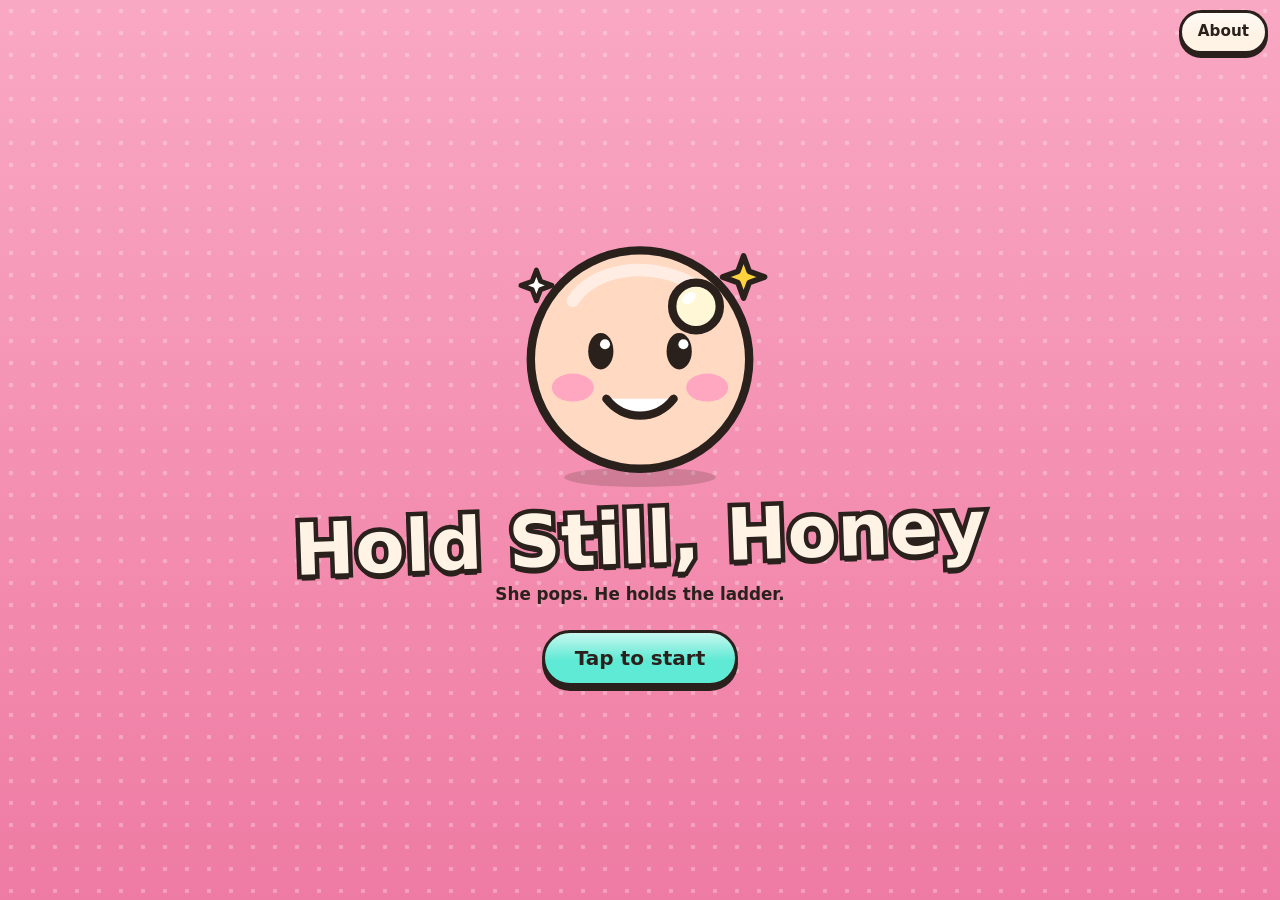
<file: index.html>
<!doctype html>
<html lang="en">
<head>
<meta charset="utf-8">
<meta name="viewport" content="width=device-width, initial-scale=1">
<link rel="manifest" href="./popper.webmanifest">
<link rel="icon" href="./assets/icons/icon-192.png">
<meta name="theme-color" content="#f48fb1">
<title>Hold Still, Honey</title>
<link rel="stylesheet" href="./css/app.css">
<link rel="stylesheet" href="./css/comic.css">
<link rel="stylesheet" href="./css/pop.css">
<link rel="stylesheet" href="./css/phone-scroll.css">
<link rel="stylesheet" href="./css/daily.css">
<style>
  html, body { height: 100%; margin: 0; background: #f48fb1; overflow: hidden; }
  #game { position: relative; height: 100vh; height: 100dvh; overflow: hidden; }
</style>
</head>
<body>
<main id="game"></main>
<script type="module">
// The game (T3.1c): the app router in js/game/app.js shows every screen. Serve this folder with: npx serve src
// (ES modules need http, not file://). Testing flags: see the top of js/game/app.js (?test, ?chapter=N&customer=M,
// ?money=, ?rep=, ?name=, ?seed=). ?demo shows the old pop demo instead (?demo&seed=123&tier=1&career&nostrip).
import { loadStrings, t } from './js/core/strings.js';
await loadStrings('en');
document.title = t('ui.title.name');
const params = new URLSearchParams(location.search);
const host = document.getElementById('game');
if (params.has('demo')) {
  // The old pop demo (the page before T3.1c): random faces, every tool, "New face".
  const { createPopMode } = await import('./js/pop/pop-mode.js');
  const tier = Math.max(0, Math.min(2, Math.floor(Number(params.get('tier')) || 0)));
  createPopMode({ t, storage: localStorage, seed: Number(params.get('seed')) || undefined, strip: !params.has('nostrip'), tier, career: params.has('career') }).mount(host);
} else {
  const { startApp } = await import('./js/game/app.js');
  globalThis.popperApp = startApp(host); // a handle for the browser console and screenshot runs
}
</script>
<script type="module">
import { registerServiceWorker } from './js/core/pwa.js';
import { watchInstallPrompt } from './js/core/install.js';
registerServiceWorker();
watchInstallPrompt(); // keep the browser's install prompt for the menu's Install button (SPEC D52); it can come early
</script>
</body>
</html>
</file>
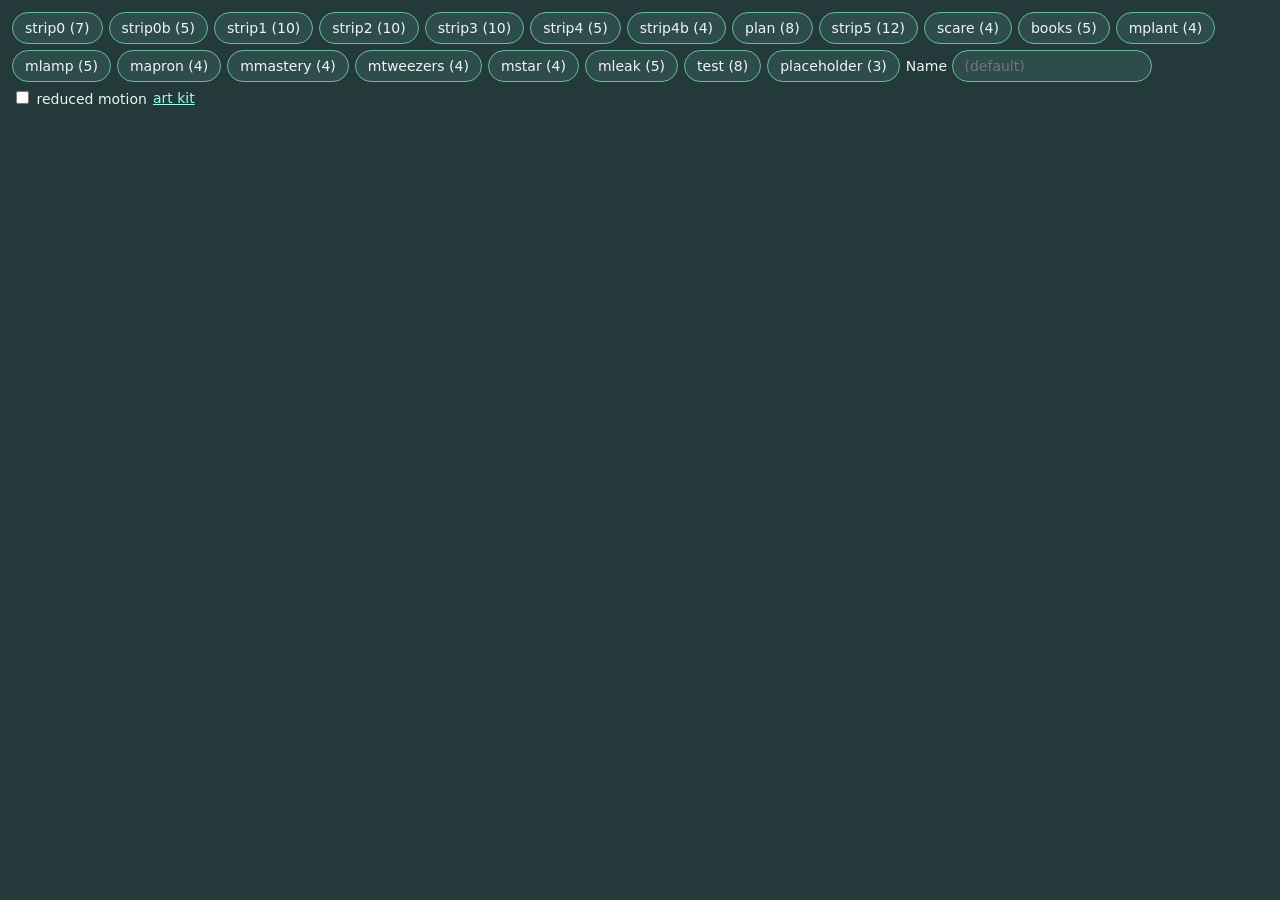
<file: comic-test.html>
<!doctype html>
<html lang="en">
<head>
<meta charset="utf-8">
<meta name="viewport" content="width=device-width, initial-scale=1">
<title>Comic test</title>
<link rel="stylesheet" href="css/comic.css">
<style>
  /* Developer page (T4.1): pick a strip and play it. Turn the phone (or resize the window) to see the reflow.
     Options: ?strip=<id>, ?name=<player name>, ?still (reduced motion), ?step=<n> (jump ahead, for screenshots). */
  body { margin: 0; padding: 12px; background: #23393a; color: #eef6f4; font: 14px/1.3 system-ui, sans-serif; }
  .bar { display: flex; flex-wrap: wrap; gap: 6px; align-items: center; }
  .bar button, .bar input { font: inherit; padding: 6px 12px; border-radius: 16px; border: 1px solid #6b9; background: #2f4c4d; color: inherit; }
  .bar button { cursor: pointer; }
  #log { white-space: pre-wrap; color: #ffd27a; }
  /* ?kit: the art kit preview (add &mouth to see where bubble tails point) */
  .kit-row { display: flex; flex-wrap: wrap; gap: 8px; }
  .kit-row figure { margin: 0; background: #fdf3e7; border-radius: 8px; padding: 4px; color: #2a211d; text-align: center; }
  .kit-row svg { display: block; height: auto; }
  h3 { margin: 14px 0 6px; font-size: 14px; }
</style>
</head>
<body>
<div class="bar" id="bar">
  <label>Name <input id="name" maxlength="20" placeholder="(default)"></label>
  <label><input type="checkbox" id="still"> reduced motion</label>
</div>
<p id="log"></p>
<div id="kit"></div>
<script type="module">
// Developer page: lists the strips, checks each one against the string table, sound table and art kit, and plays it.
import { loadStrings, hasString, t } from './js/core/strings.js';
import { createSound } from './js/core/sound.js';
import { SOUND_TABLE } from './js/core/soundTable.js';
import { playComic } from './js/game/comic.js';
import { validateStrip } from './js/game/comic-logic.js';
import { STRIP as placeholder } from './js/data/comics/placeholder-strip.js';
import { STRIP as testStrip } from './js/data/comics/test-strip.js';
import { STRIP as strip0, STRIP_BAN as strip0b } from './js/data/comics/strip-0.js';
import { STRIP as strip1 } from './js/data/comics/strip-1.js';
import { STRIP as strip2 } from './js/data/comics/strip-2.js';
import { STRIP as strip3 } from './js/data/comics/strip-3.js';
import { STRIP as strip4, STRIP_IDEA as strip4b } from './js/data/comics/strip-4.js';
import { STRIP as strip5 } from './js/data/comics/strip-5.js';
import { STRIP as plan } from './js/data/comics/strip-plan.js';
import { STRIP as books } from './js/data/comics/strip-books.js';
import { STRIP as mplant } from './js/data/comics/strip-mplant.js';
import { STRIP as mlamp } from './js/data/comics/strip-mlamp.js';
import { STRIP as mmastery } from './js/data/comics/strip-mmastery.js';
import { STRIP as mapron } from './js/data/comics/strip-mapron.js';
import { STRIP as mtweezers } from './js/data/comics/strip-mtweezers.js';
import { STRIP as mstar } from './js/data/comics/strip-mstar.js';
import { STRIP as mleak } from './js/data/comics/strip-mleak.js';
import { STRIP as scare } from './js/data/comics/strip-scare.js';
import { ARTS, EXPRESSIONS, POSES, OUTFITS, CHARACTERS, checkArtLayer, dressHeroine, studioKit } from './js/game/comic-art.js';
import { stripVars, LEAK_STORY_STRIPS } from './js/game/app-logic.js';
import { defaultSave } from './js/core/save.js';

const STRIPS = [strip0, strip0b, strip1, strip2, strip3, strip4, strip4b, plan, strip5, scare, books, mplant, mlamp, mapron, mmastery, mtweezers, mstar, mleak, testStrip, placeholder]; // add new strips here to see them in the chooser
const params = new URLSearchParams(location.search);

/**
 * One preview tile: an SVG with some art layers and a small label under it.
 * @param {HTMLElement} row where to add it
 * @param {string} label caption (developer page only, not game text)
 * @param {number} w drawing width
 * @param {number} h drawing height
 * @param {object[]} layers art layers as in a strip
 * @returns {void}
 */
function tile(row, label, w, h, layers) {
  const fig = document.createElement('figure');
  const svg = document.createElementNS('http://www.w3.org/2000/svg', 'svg');
  svg.setAttribute('viewBox', `0 0 ${w} ${h}`);
  svg.style.width = `${w * 0.22 * Number(params.get('zoom') ?? 1)}px`;
  for (const l of layers) {
    const r = ARTS[l.art](l);
    svg.appendChild(r.node ?? r);
    if (r.mouth && params.has('mouth')) {
      const dot = document.createElementNS('http://www.w3.org/2000/svg', 'circle');
      for (const [k, v] of Object.entries({ cx: r.mouth[0], cy: r.mouth[1], r: 8, fill: 'red' })) dot.setAttribute(k, v);
      svg.appendChild(dot);
    }
  }
  const cap = document.createElement('figcaption');
  cap.textContent = label;
  fig.append(svg, cap);
  row.appendChild(fig);
}

/** The art kit preview (?kit): every expression, pose and outfit of the cast, and the props. @returns {void} */
function showKit() {
  const kit = document.getElementById('kit');
  /** A titled row of tiles. @param {string} title row name @returns {HTMLElement} the row */
  const row = (title) => {
    const h = document.createElement('h3');
    h.textContent = title;
    const r = document.createElement('div');
    r.className = 'kit-row';
    if (!params.get('rows') || title.includes(params.get('rows'))) kit.append(h, r); // &rows=husband shows only those rows
    return r;
  };
  for (const who of Object.keys(CHARACTERS)) {
    const r = row(`${who}: expressions`);
    for (const expr of Object.keys(EXPRESSIONS)) tile(r, expr, 400, 420, [{ art: who, x: 200, y: 430, pose: 'bust', expr, look: 1 }]);
  }
  for (const who of Object.keys(CHARACTERS)) {
    const r = row(`${who}: poses`);
    for (const pose of Object.keys(POSES).filter((p) => p !== 'lie')) {
      tile(r, pose, 600, 760, [{ art: who, x: 300, y: pose === 'bust' ? 600 : 740, pose, expr: 'happy', hold: pose === 'sit' ? 'remote' : undefined }]);
    }
  }
  // Her outfit tiers (T5.2) in a few poses: &rows=tiers shows only these.
  for (const outfit of ['everyday', 'apron', 'scrubs']) {
    const rt = row(`outfit tiers: ${outfit}`);
    for (const pose of ['hips', 'stand', 'sit', 'bust']) tile(rt, `${outfit} ${pose}`, 500, 760, [{ art: 'heroine', x: 250, y: pose === 'bust' ? 600 : 740, outfit, expr: 'happy', pose, hold: pose === 'stand' ? 'tweezers' : undefined }]);
  }
  const r = row('outfits');
  for (const outfit of Object.keys(OUTFITS)) tile(r, outfit, 500, 760, [{ art: outfit === 'hoodie' || outfit === 'stripes' || outfit === 'armor' ? 'husband' : 'heroine', x: 250, y: 740, outfit, expr: 'proud', pose: 'hips' }]);
  const p = row('props and scenes');
  tile(p, 'sofa + husband sit', 1100, 700, [{ art: 'sofa', x: 550, y: 680 }, { art: 'husband', x: 400, y: 680, pose: 'sit', expr: 'grumpy', hold: 'remote' }, { art: 'heroine', x: 760, y: 680, pose: 'pop', expr: 'bliss' }]);
  tile(p, 'bed + torch', 1100, 760, [{ art: 'bed', x: 550, y: 740 }, { art: 'husband', x: 334, y: 550, pose: 'lie', expr: 'sleepy' }, { art: 'heroine', x: 766, y: 550, pose: 'lie', expr: 'sneaky', look: 1, scale: 0.95 }, { art: 'blanket', x: 550, y: 740, torch: 'right' }]);
  tile(p, 'armor (stand)', 600, 820, [{ art: 'armor', x: 300, y: 800 }]);
  tile(p, 'husband in armor, visor up', 600, 820, [{ art: 'husband', x: 300, y: 790, outfit: 'armor', expr: 'proud', pose: 'hips' }]);
  tile(p, 'hall + chairs + urn + support group', 1600, 900, [{ art: 'room', kind: 'hall', w: 1600, h: 900, floorY: 620, windowX: 0.6, plantX: 0.05, plantScarf: '#e8505b', outside: [{ art: 'husband', x: 960, y: 520, scale: 0.5, pose: 'bust', outfit: 'armor', visor: 'down', plumes: 3 }] },
    { art: 'urn', x: 1420, y: 700, scale: 0.9 },
    ...[[260, 'nils', 'neutral'], [560, 'greta', 'happy'], [860, 'heroine', 'shocked'], [1160, 'penny', 'happy']].flatMap(([x, art, expr]) => [{ art: 'chair', x, y: 860, scale: 0.85 }, { art, x, y: 860, scale: 0.85, pose: 'sit', expr }])]);
  tile(p, 'armor: plumes 4 + knitted cozy', 600, 820, [{ art: 'husband', x: 300, y: 790, outfit: 'armor', visor: 'down', plumes: 4, cozy: '#f27eb2', expr: 'proud', pose: 'hips' }]);
  tile(p, 'burst + sparkles + torch', 700, 600, [{ art: 'burst', x: 260, y: 260 }, { art: 'sparkles', x: 520, y: 180 }, { art: 'torch', x: 520, y: 520 }]);
  tile(p, 'launderette (strip plan)', 1600, 900, [{ art: 'room', kind: 'launderette', w: 1600, h: 900, floorY: 600, doorX: 0.92, windowX: 0.66, leakX: 0.5 }]);
  tile(p, 'shopfront: day + plan / evening glow + plant', 1600, 900, [{ art: 'shopfront', w: 1600, h: 900, plan: true, sky: ['#ffb86b', '#ffe2a8'], sun: true, glow: true, plantEyes: 'happy' }]);
  tile(p, 'plan sheet, key, pen, helmet over hoodie, landlord', 1400, 760, [{ art: 'plan', x: 180, y: 380 }, { art: 'heroine', x: 520, y: 740, pose: 'wave', hold: 'key', holdScale: 2, expr: 'bliss' }, { art: 'heroine', x: 760, y: 740, pose: 'point', hold: 'pen', expr: 'proud' }, { art: 'husband', x: 1000, y: 740, helmet: true, plumes: 3, pose: 'hips', expr: 'happy' }, { art: 'landlord', x: 1250, y: 740, pose: 'shrug', expr: 'happy' }]);
  tile(p, 'pipe old / new joint, ladder straight / bent + creak, pipeJoint held (strip mleak)', 1400, 900, [{ art: 'pipe', y: 80, w: 1400, jointX: 360, joint: 'old' }, { art: 'pipe', y: 220, x: 760, w: 640, jointX: 1080, joint: 'new' }, { art: 'ladder', x: 300, y: 880, h: 560, w: 260 }, { art: 'ladder', x: 700, y: 880, h: 560, w: 260, bend: 1, creak: true, wobble: true }, { art: 'heroine', x: 1100, y: 880, pose: 'wave', hold: 'pipeJoint', expr: 'bliss', scale: 0.9 }]);
  tile(p, 'plant: eyes sad, wide, smug, happy + scarf, bud, sweat',1100, 420, ['sad', 'wide', 'smug', 'happy'].map((eyes, i) => ({ art: 'plant', x: 140 + i * 270, y: 400, eyes, scarf: i === 2 ? '#e8505b' : undefined, bud: i === 1, sweat: i === 1 })));
}

if (params.has('kit')) showKit();
const bar = document.getElementById('bar');
const log = document.getElementById('log');
const nameBox = document.getElementById('name');
const stillBox = document.getElementById('still');
nameBox.value = params.get('name') ?? '';
stillBox.checked = params.has('still');
const sound = createSound();

/** Play one strip with the options on the page (&outfit=apron|scrubs dresses her in strips marked dressed, as the game does, T5.2). @param {object} strip the strip @returns {object} the player */
function open(strip) {
  sound.unlock();
  const problems = validateStrip(strip, { hasKey: hasString, sounds: SOUND_TABLE, arts: ARTS });
  strip.panels.forEach((p, i) => p.scene.layers.forEach((l) => {
    if (l.art) for (const e of checkArtLayer(l)) problems.push(`${strip.id} panel ${i + 1}: ${e}`);
  }));
  log.textContent = problems.length ? problems.join('\n') : '';
  // The strip's extra placeholders as the game fills them, for a save Skilled at &kind= (default whitehead)
  // (and with the studio upgrades the &ring &pinkchair &paint &newsign flags say she owns, for the books caption, D47,
  // and the apron strip's sign line, D50; &ranaway = some customers stormed off, for the books strip's first line, D50)
  const owned = [['ring', 'lamp'], ['pinkchair', 'chair'], ['paint', 'wallPaint'], ['newsign', 'sign']].filter(([f]) => params.has(f)).map(([, id]) => id);
  const sv = stripVars(strip.id, { ...defaultSave(0), mastery: { [params.get('kind') ?? 'whitehead']: 70 }, studioLayers: owned, stormOffs: params.has('ranaway') ? 2 : 0 });
  const vars = { ...sv.values };
  for (const [k, key] of Object.entries(sv.keys)) vars[k] = t(key);
  return playComic(strip, {
    name: nameBox.value.trim(), vars, reducedMotion: stillBox.checked || undefined, sound,
    // &gloves = her blue gloves in dressed strips, &studio=bare = no living plant yet (as the game does, SPEC D32e, D32j),
    // &leak=fixed = "Fix the leak" bought: no drip, no leak stain and no bucket (story audit R2, D38; not strip 5 or mleak)
    arts: studioKit(dressHeroine(ARTS, strip.dressed ? params.get('outfit') : null), {
      gloves: params.has('gloves') && !!(strip.dressed || strip.gloves) && !strip.bareHands, // mapron has its own gloves flag (R8 2026-10-29)
      livingPlant: strip.studio === 'owned' && params.get('studio') === 'bare' ? false : undefined,
      leakFixed: params.get('leak') === 'fixed' && !LEAK_STORY_STRIPS.includes(strip.id),
      // &ring = the ring light bought, &pinkchair = the pink chair bought (Q14 c, only in studio strips, as the game does)
      ringLight: strip.studio === 'owned' && params.has('ring'),
      pinkChair: strip.studio === 'owned' && params.has('pinkchair'),
      // &paint = the wall paint bought, &newsign = the new sign bought (SPEC D47, only in studio strips, as the game does)
      paint: strip.studio === 'owned' && params.has('paint'),
      newSign: strip.studio === 'owned' && params.has('newsign'),
      // &books = the books strip has been seen: mleak's husband keeps six plumes and the cape (SPEC D50)
      booksSeen: strip.studio === 'owned' && params.has('books'),
    }),
    onSeen: (id, info) => { log.textContent += `seen: ${id}${info.skipped ? ' (skipped)' : ''}\n`; },
  });
}

await loadStrings('en');
// The chooser: one button per strip (panel count in brackets), plus a link to the art kit preview.
for (const strip of [...STRIPS].reverse()) {
  const b = document.createElement('button');
  b.type = 'button';
  b.textContent = `${strip.id} (${strip.panels.length})`;
  b.title = t(strip.title);
  b.addEventListener('click', () => open(strip));
  bar.prepend(b);
}
const kitLink = document.createElement('a');
kitLink.href = '?kit&zoom=2';
kitLink.textContent = 'art kit';
kitLink.style.color = '#9fe';
bar.append(kitLink);
const pick = STRIPS.find((s) => s.id === params.get('strip'));
if (pick) {
  const player = open(pick);
  for (let i = 0; i < Number(params.get('step') ?? 0); i += 1) player.next();
}
</script>
</body>
</html>
</file>
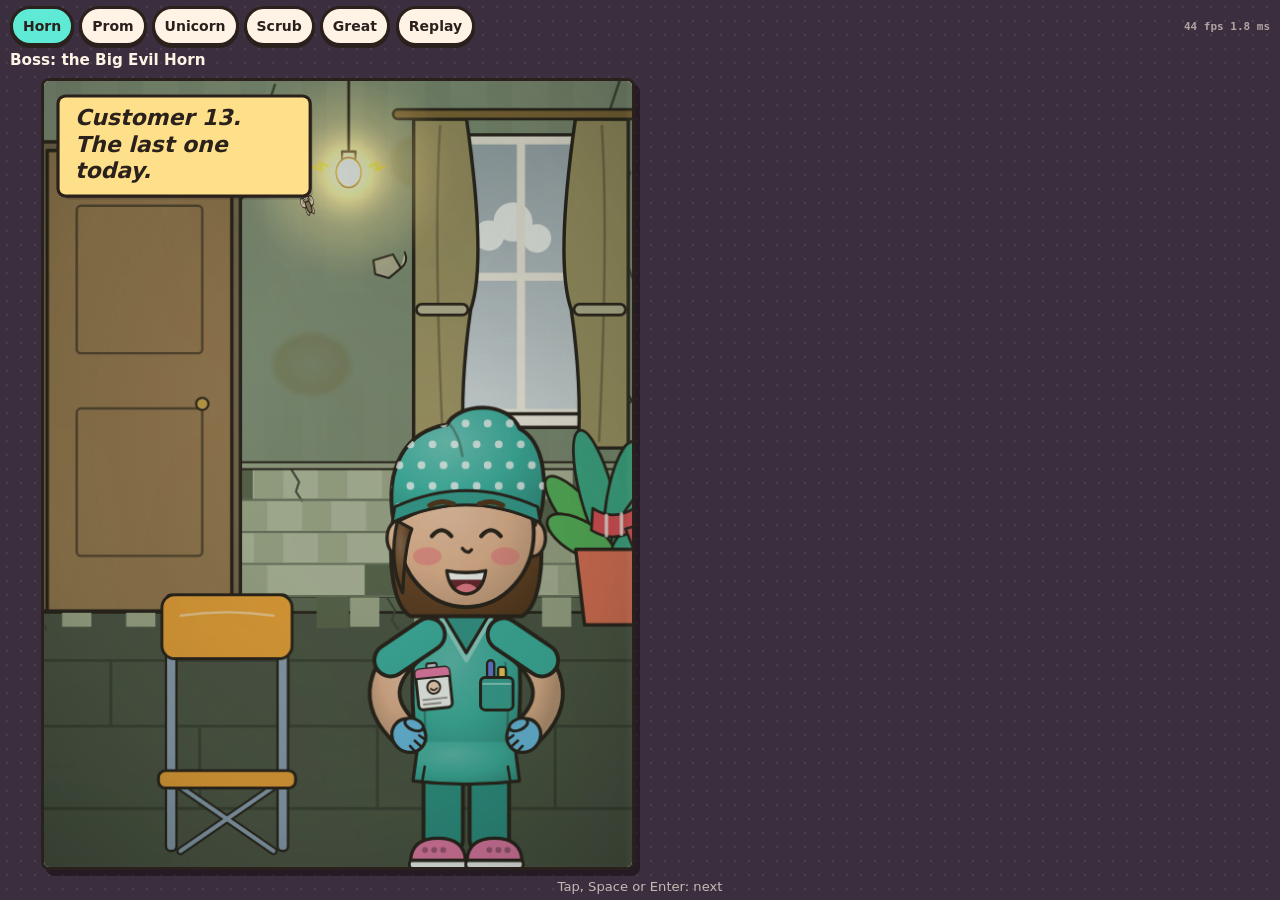
<file: fx-strips.html>
<!doctype html>
<html lang="en">
<head>
<meta charset="utf-8">
<meta name="viewport" content="width=device-width, initial-scale=1, viewport-fit=cover">
<title>Effect strips test</title>
<link rel="stylesheet" href="css/comic.css">
<style>
  /* Developer page: test comic strips with the light, smoke and particle effects (look only, the game is not changed).
     Options: ?strip=horn|prom|unicorn|scrub|great &still &lite &step=<n> &shot. See js/dev/fx-strips.js. */
  html, body { height: 100%; }
  body { margin: 0; display: flex; flex-direction: column; height: 100vh; height: 100dvh; overflow: hidden;
    color: #2a211d; font-family: system-ui, sans-serif; -webkit-user-select: none; user-select: none;
    background-color: #3b2f3f; background-image: radial-gradient(rgba(255, 255, 255, 0.07) 1.5px, transparent 1.6px); background-size: 14px 14px; }
  .bar { flex: none; display: flex; flex-wrap: wrap; align-items: center; gap: 5px 6px; padding: max(6px, env(safe-area-inset-top)) 10px 2px; }
  .bar button { font: 700 14px system-ui, sans-serif; min-width: 44px; min-height: 40px; padding: 0 10px; border-radius: 999px;
    color: #2a211d; background: #fff3e6; border: 3px solid #2a211d; box-shadow: 0 2px 0 #2a211d; cursor: pointer; touch-action: manipulation; }
  .bar button[aria-pressed="true"] { background: #5eead4; }
  #pick { display: flex; flex-wrap: wrap; gap: 5px; }
  #title { flex: 1 1 100%; order: 3; margin: 0; color: #fff3e6; font-weight: 800; font-size: 0.95rem; white-space: nowrap; overflow: hidden; text-overflow: ellipsis; }
  #ms { margin: 0 0 0 auto; color: rgba(255, 243, 230, 0.6); font: 600 11px ui-monospace, monospace; }
  #stage { flex: 1; min-height: 0; display: flex; align-items: center; justify-content: center; padding: 4px 12px; cursor: pointer;
    touch-action: manipulation; -webkit-tap-highlight-color: transparent; }
  .comic-panel .fxs-canvas, .comic-panel .comic-balloons, .comic-panel .comic-texts { pointer-events: none; }
  .fxs-canvas { position: absolute; inset: 0; width: 100%; height: 100%; display: block; }
  #hint { flex: none; margin: 0; padding: 2px 12px max(6px, env(safe-area-inset-bottom)); text-align: center; color: rgba(255, 243, 230, 0.7); font-size: 0.82rem; }
  #end { position: fixed; inset: 0; z-index: 10; display: flex; flex-direction: column; align-items: center; justify-content: center; gap: 16px;
    background: rgba(30, 22, 32, 0.72); cursor: default; }
  #end[hidden] { display: none; }
  #end p { margin: 0 16px; max-width: 30rem; padding: 10px 22px; color: #2a211d; background: #ffe08a; border: 3px solid #2a211d; border-radius: 10px;
    font-size: 1.3rem; font-weight: 900; text-align: center; transform: rotate(-2deg); box-shadow: 5px 6px 0 rgba(20, 12, 18, 0.55); }
  #end div { display: flex; gap: 12px; }
  .shot .is-pop, .shot .is-pop-late, .shot .is-new { animation: none !important; }
  .shot #ms { visibility: hidden; }
  @media (max-height: 420px) {
    .bar { padding-top: max(3px, env(safe-area-inset-top)); }
    .bar button { min-height: 34px; font-size: 13px; padding: 0 8px; }
    #title { flex: 1 1 auto; order: 0; font-size: 0.85rem; }
    #hint { display: none; }
  }
</style>
</head>
<body>
<div class="bar" id="bar">
  <div id="pick" role="group"></div>
  <button type="button" id="b-replay">Replay</button>
  <p id="ms"></p>
  <p id="title"></p>
</div>
<div id="stage"></div>
<p id="hint">Tap, Space or Enter: next</p>
<div id="end" hidden>
  <p id="end-text"></p>
  <div><button type="button" class="comic-btn" id="b-again">Replay</button><button type="button" class="comic-btn comic-btn--main" id="b-next">Next strip</button></div>
</div>
<script type="module" src="js/dev/fx-strips.js"></script>
</body>
</html>
</file>
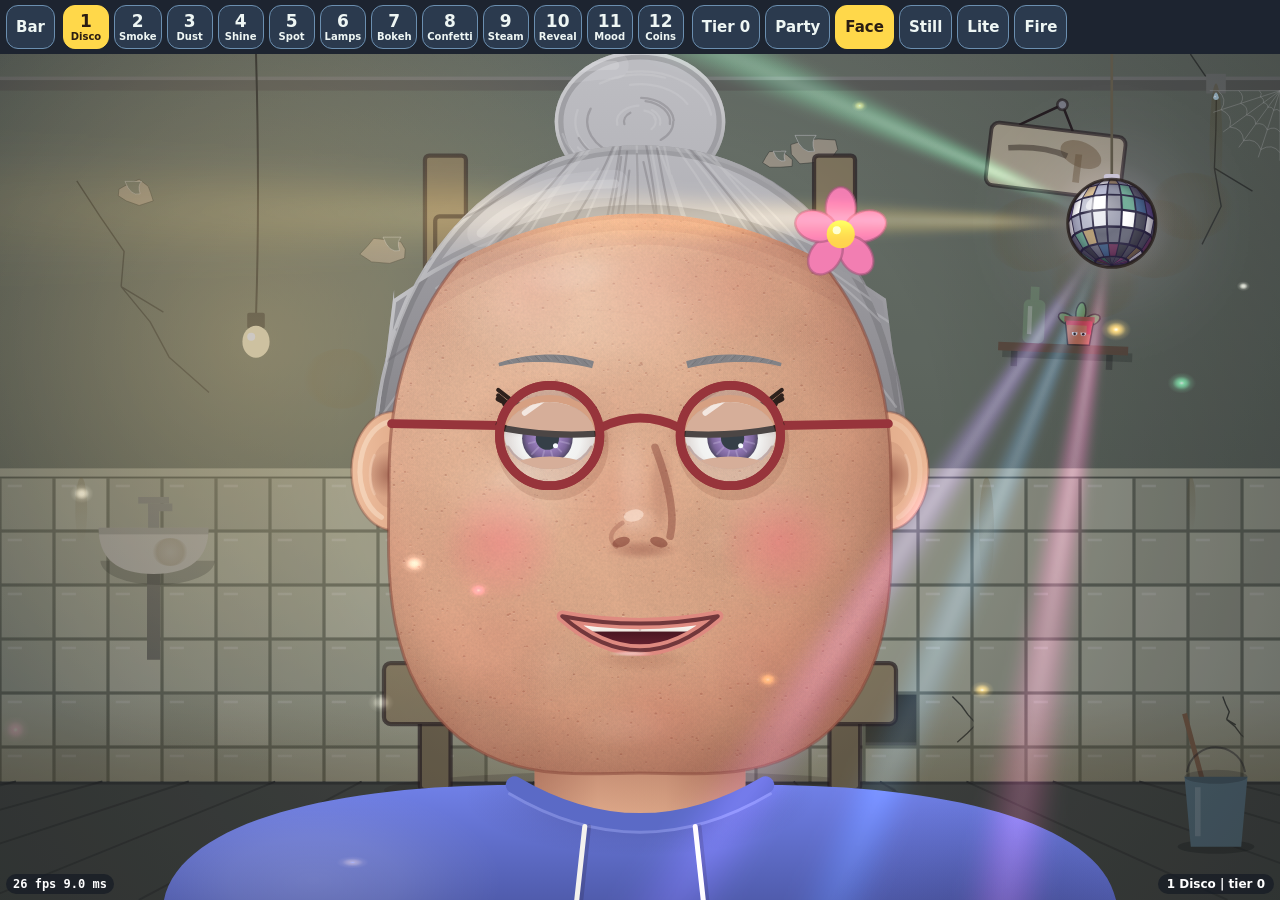
<file: fx-test.html>
<!doctype html>
<html lang="en">
<head>
<meta charset="utf-8">
<meta name="viewport" content="width=device-width, initial-scale=1, viewport-fit=cover">
<title>Light and smoke test</title>
<style>
  /* Developer page: light, smoke and particle effects to try on a phone before any go into the game (look only).
     Options: ?fx=disco,smoke &tier=0..2 &party &noface &still &lite &who=<regular id> &shot. See js/dev/fx/core.js. */
  html, body { height: 100%; }
  body { margin: 0; display: flex; flex-direction: column; height: 100vh; height: 100dvh; overflow: hidden;
    background: #1d2430; color: #eef6f4; font: 15px/1.25 system-ui, sans-serif; -webkit-user-select: none; user-select: none; }
  .bar { display: flex; flex-wrap: wrap; gap: 5px 8px; align-items: center; padding: 5px 6px; padding-top: max(5px, env(safe-area-inset-top));
    background: #1d2430; position: relative; z-index: 2; }
  .group { display: flex; flex-wrap: wrap; gap: 5px; align-items: center; }
  .bar button { font: 600 15px system-ui, sans-serif; min-width: 44px; min-height: 44px; padding: 0 9px; border-radius: 12px;
    border: 1px solid #6b8fb0; background: #2b3a4e; color: inherit; cursor: pointer; touch-action: manipulation; }
  .bar button[aria-pressed="true"] { background: #ffd84a; color: #2a1d12; border-color: #ffd84a; }
  .bar .fxb { display: flex; flex-direction: column; align-items: center; justify-content: center; padding: 0 4px; min-width: 46px; line-height: 1; }
  .fxb b { font-size: 17px; }
  .fxb small { font-size: 10px; font-weight: 600; margin-top: 2px; }
  body.min .bar { position: absolute; top: 0; left: 0; background: none; }
  body.min #fxs, body.min #scene { display: none; }
  #stage { flex: 1; position: relative; overflow: hidden; background: #000; }
  #stage canvas { position: absolute; inset: 0; width: 100%; height: 100%; display: block; touch-action: none;
    -webkit-touch-callout: none; -webkit-tap-highlight-color: transparent; }
  #stage canvas[hidden] { display: none; } /* else display: block above keeps a hidden canvas on top, catching every touch (B111) */
  #label { position: absolute; right: 6px; bottom: max(6px, env(safe-area-inset-bottom)); margin: 0; padding: 3px 9px; border-radius: 10px;
    pointer-events: none; background: rgba(20,26,36,0.7); color: #fff; font: 600 12px system-ui, sans-serif; }
  #fps { position: absolute; left: 6px; bottom: max(6px, env(safe-area-inset-bottom)); margin: 0; padding: 3px 7px; border-radius: 10px;
    pointer-events: none; background: rgba(20,26,36,0.7); color: #fff; font: 600 12px ui-monospace, monospace; }
  #fps:empty { display: none; }
  body.min #label { display: none; }
</style>
</head>
<body>
<div class="bar" id="bar">
  <div class="group" id="hidebar"></div>
  <div class="group" id="fxs" role="group"></div>
  <div class="group" id="scene"></div>
</div>
<div id="stage">
  <canvas id="view"></canvas>
  <p id="label"></p>
  <p id="fps"></p>
</div>
<script type="module" src="js/dev/fx-test.js"></script>
</body>
</html>
</file>
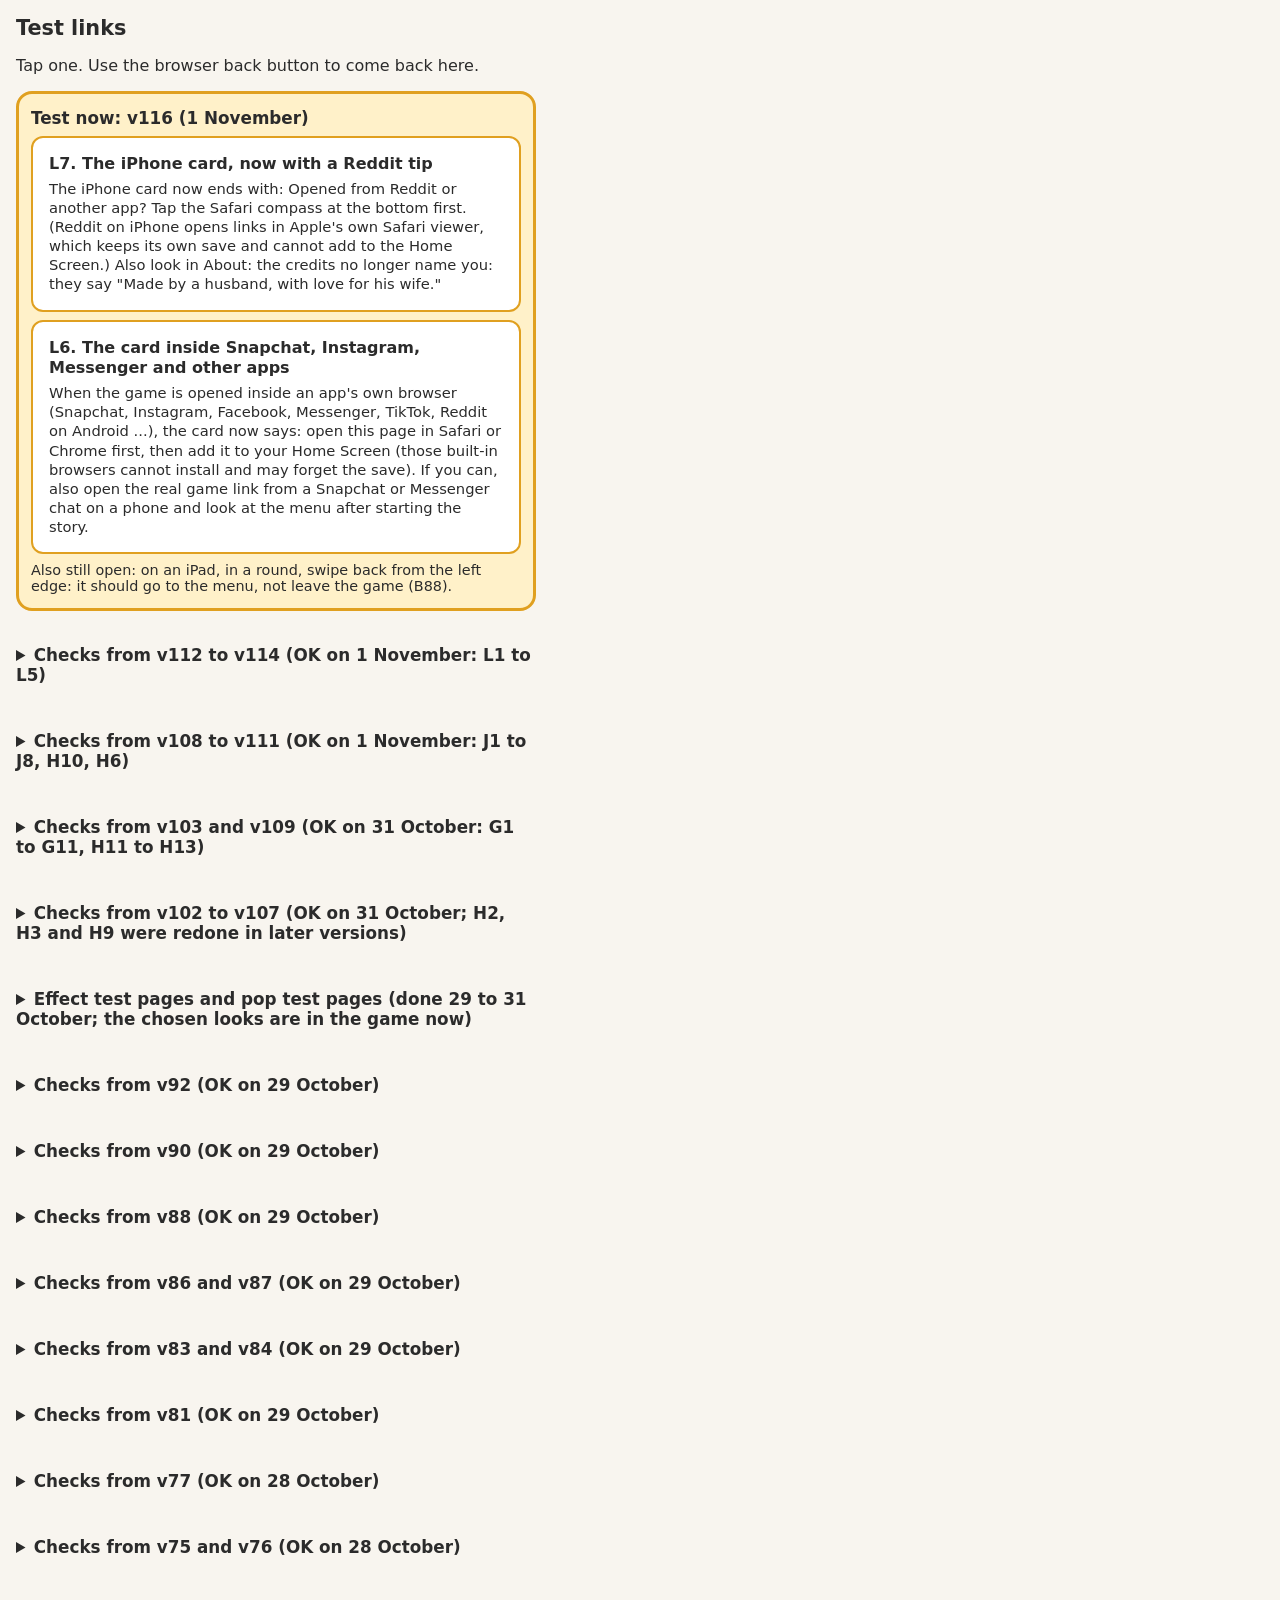
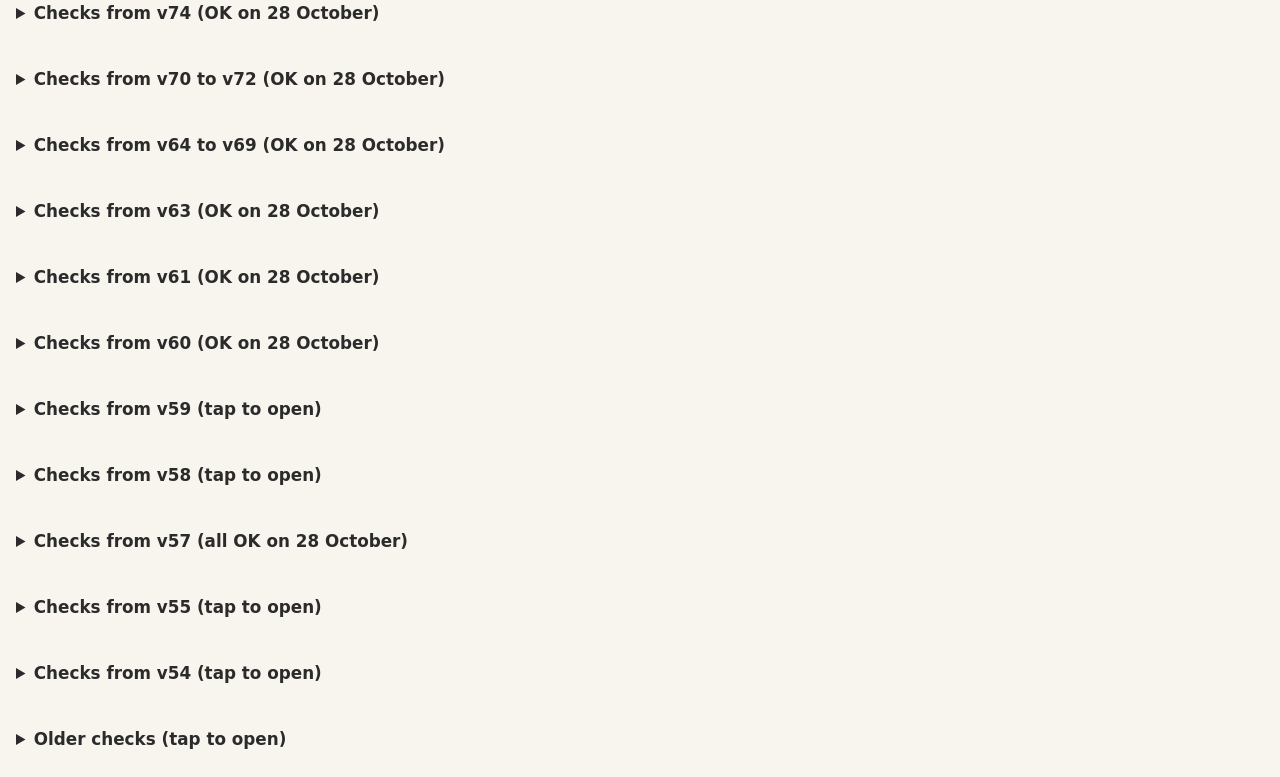
<file: links.html>
<!doctype html>
<html lang="en">
<head>
<meta charset="utf-8">
<meta name="viewport" content="width=device-width, initial-scale=1">
<title>Test links</title>
<style>
  body { margin: 0; font-family: system-ui, sans-serif; background: #f8f5ef; color: #2b2b2b; padding: 16px; max-width: 520px; }
  h1 { font-size: 1.3rem; margin: 0 0 8px; }
  h2 { font-size: 1.05rem; margin: 22px 0 6px; }
  a { display: block; margin: 8px 0; padding: 16px; border-radius: 12px; border: 1px solid #ccc; background: #fff; color: #2b2b2b; text-decoration: none; line-height: 1.3; }
  a:active { background: #ffe3b3; }
  .now { background: #fff1c9; border: 3px solid #e0a020; border-radius: 16px; padding: 4px 12px 10px; }
  .now h2 { margin-top: 10px; }
  .now h3 { font-size: 0.95rem; margin: 16px 0 4px; }
  .now .note { font-size: 0.9rem; margin: 0 0 4px; }
  .now a { font-weight: 700; border: 2px solid #e0a020; }
  a span { display: block; font-size: 0.92rem; margin-top: 4px; }
  .now a span { display: block; font-weight: 400; font-size: 0.92rem; margin-top: 4px; }
  details { margin-top: 22px; }
  summary { font-size: 1.05rem; font-weight: 700; padding: 12px 0; cursor: pointer; }
</style>
</head>
<body>
<!-- Developer page, not part of the game: one big tap target per thing to check on a phone, so nobody has to type
     addresses. English only, like the other developer test pages (SPEC: B25). -->
<h1>Test links</h1>
<p>Tap one. Use the browser back button to come back here.</p>
<!-- Everything the owner has not tested yet stays in this box (newest first); a batch the owner has OK'd folds down below. -->
<div class="now">
<h2>Test now: v116 (1 November)</h2>
<a href="index.html?test&amp;name=Maja&amp;chapter=5&amp;customer=3&amp;installhint=ios">L7. The iPhone card, now with a Reddit tip<span>The iPhone card now ends with: Opened from Reddit or another app? Tap the Safari compass at the bottom first. (Reddit on iPhone opens links in Apple's own Safari viewer, which keeps its own save and cannot add to the Home Screen.) Also look in About: the credits no longer name you: they say "Made by a husband, with love for his wife."</span></a>
<a href="index.html?test&amp;name=Maja&amp;chapter=5&amp;customer=3&amp;installhint=inapp">L6. The card inside Snapchat, Instagram, Messenger and other apps<span>When the game is opened inside an app's own browser (Snapchat, Instagram, Facebook, Messenger, TikTok, Reddit on Android ...), the card now says: open this page in Safari or Chrome first, then add it to your Home Screen (those built-in browsers cannot install and may forget the save). If you can, also open the real game link from a Snapchat or Messenger chat on a phone and look at the menu after starting the story.</span></a>
<p class="note">Also still open: on an iPad, in a round, swipe back from the left edge: it should go to the menu, not leave the game (B88).</p>
</div>
<details>
<summary>Checks from v112 to v114 (OK on 1 November: L1 to L5)</summary>
<a href="index.html?test&amp;name=Maja&amp;chapter=5&amp;customer=3">L5. The "Send feedback" button, new look<span>At the bottom of the menu (sideways: under "Hello"): now a pink pill button with a speech-bubble icon, like the other buttons, instead of plain underlined text.</span></a>
<a href="index.html?test&amp;name=Maja&amp;chapter=5&amp;customer=3&amp;installhint=ios">L2. The install card, iPhone style<span>The yellow card under "Hello" says: tap Share, then Add to Home Screen, with a Share picture. "Not now" hides it. Turn the phone sideways: it sits under the greeting and never covers a button. About has "Install the game" too.</span></a>
<a href="index.html?test&amp;name=Maja&amp;chapter=5&amp;customer=3">L1. The feedback form<span>On the menu, tap the small "Send feedback" under the buttons (About has it too). Tap some stars and a few answers, type a line or two, leave the rest empty. Check the phone question guessed your phone. Tap "Email it instead": your mail app should open with all the answers and a "Game info" line. You do not have to send it. Then Back to the menu.</span></a>
<a href="index.html?test&amp;name=Maja&amp;chapter=5&amp;customer=3&amp;installhint=android">L3. The install card, Android style<span>The same card with an Install button (in this test link the button only hides the card; on a real Android phone in Chrome it opens the install question).</span></a>
<a href="index.html?test&amp;name=Maja&amp;chapter=5&amp;customer=16">L4. The end of the story asks for feedback<span>Tap Continue and skip through the last strips to "To be continued...": a big "Tell us what you thought" button opens the form; its Back comes back to the end screen; "Back to menu" below it.</span></a>
</details>
<details>
<summary>Checks from v108 to v111 (OK on 1 November: J1 to J8, H10, H6)</summary>
<h3>v111: the full audit fixes</h3>
<a href="index.html?test">J1. A brand-new start<span>The title comes first now, then the name screen (Q38). On the menu the top button says "Start the story" until chapter 0 is seen. Play chapter 0: the result has no "more clean pops to level 1" line (Q36), and the hearts fit on a small phone. The strip before the round ends "To be continued... after the pop!"</span></a>
<a href="index.html?test&amp;name=Maja&amp;chapter=1&amp;customer=1">J2. The torchlight<span>His bumps are now on the forehead, nose and jaw, not the same spots as chapter 0 (Q37). On a small phone the "stir" bubble and the CAUGHT card no longer cover the counter or Continue.</span></a>
<a href="index.html?test&amp;name=Maja&amp;chapter=2">J3. Sir Zitsalot (chapter 2)<span>One bump sits low on the jaw like in the strip. When he escapes, the visor now snaps shut before he slides off. The intro picture has the living-room wall, not the mint clinic tiles.</span></a>
<a href="index.html?test&amp;name=Maja&amp;chapter=5&amp;customer=6">J4. The menu, the intro and the result on a small phone<span>Menu: nothing sticks out at the sides. Customer intro: the top is visible and Start stays at the bottom, with a soft arrow when there is more to scroll. Result sideways: Continue and Shop stay on screen and the Total is visible. This is a pin visit: the pin card shows above the coins.</span></a>
<a href="comic-test.html?strip=mapron&amp;paint&amp;newsign&amp;ring&amp;pinkchair">J5. The apron strip with the paint and the new sign<span>The wall stays painted; behind the fallen sign is a dusty patch: "the sign was hiding the only DUSTY bit!" (Q39). Then try the ring light strip below.</span></a>
<a href="comic-test.html?strip=mlamp&amp;newsign">J6. The ring light strip with the new sign<span>The new sign with a small smudge, not the old stained sign (Q40).</span></a>
<a href="comic-test.html?strip=mleak&amp;books&amp;leak=fixed&amp;paint&amp;newsign&amp;ring">J7. Fix the leak after the books strip<span>Hubby keeps his 6 plumes and the cape (Q41).</span></a>
<a href="comic-test.html?strip=books">J8. The books strip, nobody ran away<span>"Fifteen customers! Nobody ran away! ...this time." (Q42). The banner now leans on the door frame. Other small strip fixes: strip 2's visor has no forehead gap, his second plume shows in the last panel, the scare's glove box is sealed, Greta's hat is on the breakfast table in the plan strip.</span></a>
<h3>v108 and v106: the horn look and the studio strips</h3>
<a href="index.html?test&amp;name=Maja&amp;chapter=5&amp;customer=13&amp;money=300&amp;boss=horn">H10. The Evil Horn, v108<span>No black lines and no purple ring any more. The Big Evil Horn boss gets a soft spooky violet light that breathes from the root; horns on ordinary faces sit in a plain angry red bump.</span></a>
<a href="comic-test.html?strip=books&amp;paint&amp;newsign&amp;ring&amp;pinkchair">H6. A studio strip with the paint and the new sign<span>Strips set in her studio now show the painted wall and the shiny sign once bought (like the ring light and the chair). Look at the first caption: question 35.</span></a>
</details>
<details>
<summary>Checks from v103 and v109 (OK on 31 October: G1 to G11, H11 to H13)</summary>
<h3>v109: faster faces, the intro picture matches, magical coins, a harder Evil Horn boss, the horn on the glass, no empty wipe</h3>
<a href="index.html?test&amp;name=Maja&amp;chapter=5&amp;customer=13&amp;money=300&amp;boss=horn">H11. The Evil Horn boss, harder, and the horn on the glass<span>Try it once without the warm cloth (more Ows, slower squeeze) and once with it (smooth). The popped horn now spins at you, thunks into the screen glass, quivers, droops and falls off; you can wipe at once. The intro picture shows the same bumps as the round.</span></a>
<a href="index.html?test&amp;name=Maja&amp;chapter=5&amp;customer=3">H12. Magical coins and a faster start<span>After the face: shiny gold coins with a sparkle trail fly into the Total, each lands with a golden burst and a soft rising chime (sound on: tell me if it is pleasant). Faces now start much faster after Start, and Try again is almost instant.</span></a>
<a href="index.html?test&amp;name=Maja&amp;chapter=5&amp;customer=10&amp;money=300">H13. No empty wipe<span>When a face ends with no goo left (all the goo slid off, or the last bumps were blackheads), it goes straight to the cream: no wipe pad over a clean face.</span></a>
<h3>v103: the juicy pop and the effects are IN THE GAME now (SPEC D45)</h3>
<p class="note">Tell me what feels good, what is too much, and whether your phone gets warm or slow (it switches to Lighter graphics by itself if it struggles). Settings has a new switch, Gentle pops, for the old calm pop.</p>
<a href="index.html?test&amp;name=Maja&amp;chapter=0">G1. Hubby's first pop (chapter 0)<span>The very first pop a new player sees gets the biggest show: the bump domes up, splits, goo rises out, drops fly and land, a few hit the screen and slide down, a small crater that heals.</span></a>
<a href="index.html?test&amp;name=Maja&amp;chapter=5&amp;customer=3">G2. A studio customer in the dingy studio<span>Small bumps pop quick and crisp, big ones get the full burst, the last bump of a face the biggest. Behind the face: dust in the light, the flickering bulb with the moth. Steam rises when you use the warm cloth. After the face: the reveal sparkle, coins fly to the total, confetti on 3 stars.</span></a>
<a href="index.html?test&amp;name=Maja&amp;chapter=5&amp;customer=3&amp;money=400">G3. Buy and scrub an upgrade<span>Buy the ring light in the shop and scrub it clean: at the end the dust whooshes out and the light turns clean (the moth flies off). Then look at Your studio.</span></a>
<a href="index.html?test&amp;name=Maja&amp;chapter=5&amp;customer=3&amp;layers=all&amp;rep=40">G4. The spa studio<span>Shine sweeps with glints, floating sparkles, rose petals, the candle glow. A 3-star face here ends with petals instead of confetti. Open Your studio too.</span></a>
<a href="index.html?test&amp;name=Maja&amp;chapter=5&amp;customer=13&amp;money=300&amp;boss=horn">G5. Boss entrance: Big Evil Horn<span>The room goes dark, a spotlight clunks on, purple smoke rolls in, then the lights come up. Tap to skip.</span></a>
<a href="index.html?test&amp;name=Maja&amp;chapter=5&amp;customer=11&amp;money=300&amp;boss=golden">G6. Boss entrance: Golden Day<span>The same stage moment in gold, with glints round the portrait.</span></a>
<a href="index.html?test&amp;name=Maja&amp;chapter=5&amp;customer=5">G7. Prom Penny's day<span>Fairy lights and soft party lights behind her face, confetti at the end.</span></a>
<a href="index.html?test&amp;name=Maja&amp;chapter=5&amp;customer=10&amp;mastery=demo">G8. A Master diploma<span>Pop a whitehead cleanly: the Master diploma comes with confetti, and when you tap Hang it up the gold frame lands on the wall with a shine.</span></a>
<a href="index.html?test&amp;name=Maja&amp;chapter=5&amp;customer=11&amp;seed=3&amp;money=500&amp;rep=40">G9. Big bumps and the warm cloth (Just pop!)<span>Tap the big yellow "Just pop!" in the menu: every tool, big bumps. A big bump gets the full burst; rub the warm cloth on a bump and soft steam rises from it.</span></a>
<a href="index.html?test&amp;name=Maja&amp;chapter=1&amp;customer=1">G10. The night sneak-pop (chapter 1)<span>The torchlight round while Hubby sleeps: see how the new pop feels there (my audit question 26 is about this one).</span></a>
<a href="index.html?test&amp;name=Maja&amp;chapter=5&amp;customer=11&amp;seed=3&amp;money=500&amp;rep=40">G11. Gentle pops<span>Menu, Settings, turn on "Gentle pops", then Just pop!: the old calm pop comes back. Turn it off again after.</span></a>
</details>
<details>
<summary>Checks from v102 to v107 (OK on 31 October; H2, H3 and H9 were redone in later versions)</summary>
<h3>v107: pick up where you left (D48), better screen drops and a better Evil Horn (your H2 and H3 notes)</h3>
<a href="index.html?test&amp;name=Maja&amp;chapter=5&amp;customer=10&amp;money=300">H7. Leave a face and come back<span>Pop a couple of bumps, tap Menu, go to the Shop and buy something, come back and tap "Back to the face": the same face as you left it, with the new tool on the bar.</span></a>
<a href="index.html?test&amp;name=Maja&amp;chapter=5&amp;customer=3">H8. Goo on the screen<span>The drops that hit the screen are thick creamy goo now: they splat, gather, wobble and lurch down (sometimes splitting or swallowing a smaller drop) and leave a beaded creamy trail that dries.</span></a>
<a href="index.html?test&amp;name=Maja&amp;chapter=5&amp;customer=13&amp;money=300&amp;boss=horn">H9. The new Evil Horn<span>A fat, curved, glossy horn with ridges in an angry pink-purple bump; the same horn flies off and sticks in the wall.</span></a>
<p class="note">v106: question 35 built: the books strip's first caption now follows what you did to the studio (still shabby, a little less shabby every day, or starting to look like a real one). H6 shows the painted version.</p>
<h3>v105: your answers (D46), the new splat and Evil Horn (B121), strips show the paint and sign (D47)</h3>
<a href="index.html?test&amp;name=Maja&amp;chapter=0">H1. Hubby's heart puff (chapter 0)<span>No confetti on his "NOOOO!" any more: her hearts puff out from behind the stars and a big heart beats once.</span></a>
<a href="index.html?test&amp;name=Maja&amp;chapter=5&amp;customer=3">H2. The new splat<span>Fewer, fatter drops that land close, look like glossy goo splats with little drips, never stay on an eye (she blinks it away), and slide off when they miss the skin. Chin and nose bumps throw sideways.</span></a>
<a href="index.html?test&amp;name=Maja&amp;chapter=5&amp;customer=13&amp;money=300&amp;boss=horn">H3. The Evil Horn wow<span>Warm cloth first, then squeeze: it trembles and creaks, CRACK, the horn shoots off spinning and sticks in the wall like a dart.</span></a>
<a href="index.html?test&amp;name=Maja&amp;chapter=1&amp;customer=1">H4. The night sneak-pop<span>Now only the last pop (the one that wakes him) is the big show.</span></a>
<a href="index.html?test&amp;name=Maja&amp;chapter=5&amp;customer=10&amp;mastery=demo">H5. Master diploma gold shower<span>Gold stars and long streamers instead of a second confetti.</span></a>
<p class="note">Also in v105: Penny gets her party lights on every visit where she talks about a party or dancing, and says she brought them. Gentle pops hint updated.</p>
<p class="note">v104: the 13 safe audit fixes: the old bulb is off once the ring light is in (no flicker, no moth), a gentler flicker whose glow dips with the bulb, no glow behind the zoom buttons in the spa, coins fly from under the picture and finish sooner, the pin drops after the confetti, Penny always gets party confetti on her day, the boss clunk also plays with reduced motion, Lighter graphics reaches the studio view, a clearer Lighter graphics hint, and new links G9 to G11. Still open: your answers to questions 25 to 34.</p>
<p class="note">v102: the finger flash at the pop is found and fixed: the skin's little jiggle after the pop brought the cartoon fingertips back for a split second (every pop test B to I). Now the fingers only show while you hold. Please pop G and H once more.</p>
</details>
<details>
<summary>Effect test pages and pop test pages (done 29 to 31 October; the chosen looks are in the game now)</summary>
<h3>v101: effect test strips (a test page only, the game is unchanged)</h3>
<p class="note">Tap the panel for the next beat (a beat can set off an effect). The strip buttons on top switch strips; Replay starts over.</p>
<a href="fx-strips.html?strip=horn">S1. Boss entrance: the Big Evil Horn<span>Closing time, the bulb flickers, the lights die, purple smoke at the door, a spotlight clunks on: Nils in shades with two huge Evil Horns. She cracks her knuckles.</span></a>
<a href="fx-strips.html?strip=prom">S2. Prom Penny's party day<span>Greta pulls a gold rope, a disco ball drops in, beams through haze, Penny dances in the chair, then the pop: confetti and the reveal sparkle.</span></a>
<a href="fx-strips.html?strip=unicorn">S3. The Unicorn zit (teaser)<span>The inspector has a pearly zit, rainbow light, everyone gasps, the pop: gem sand everywhere. "Coming in the full game!"</span></a>
<a href="fx-strips.html?strip=scrub">S4. The scrub job payoff<span>The dusty studio with the moth, SCRUB SCRUB, WHOOSH: the dust flies out and the room turns clean and shiny (then the roof drips).</span></a>
<a href="fx-strips.html?strip=great">S5. A great day<span>The reveal sweep, tip coins fly to the counter, three stars, confetti, and Hubby peeks in: "PARTY?!"</span></a>
<p class="note">v101 also: the pop tests G and H no longer read the screen half way through a frame (a try at fixing the short blink you saw at the pop: background and see-through finger). Please pop G and H a few times and tell me if it still blinks. And the confetti (E6) is bigger and nicer.</p>
<h3>v100: effects test page (light, smoke and particles; a test page only, the game is unchanged)</h3>
<p class="note">Tap the numbered buttons to switch effects on and off (several at once is fine), Tier for the studio level, Party for the dark party mood, Fire to set off the once-only parts (boss spotlight, confetti, scrub done...), Bar to hide the buttons. The fps number bottom left: tell me if it drops below about 50 on your phone.</p>
<a href="fx-test.html?fx=disco,smoke&party">E1. Disco ball and smoke (party)<span>A mirror ball with flashing facets, coloured beams sweeping through haze, light spots crawling over the room. Tap Fire for a smoke-machine puff.</span></a>
<a href="fx-test.html?fx=dust,lamps,mood&tier=0">E2. The dingy studio: dust in the light<span>Fine dust drifting in a light shaft, the cheap bulb flickering with a little moth circling it, a dim green mood. Tap Fire for "scrub done": the dust whooshes out and the light turns clean.</span></a>
<a href="fx-test.html?fx=shine,lamps,mood&tier=2">E3. The clean spa: shine and petals<span>Shine sweeps glide over the shiny things with glints, tiny sparkles float, rose petals drift down, the candle glows. Fire: one big sweep with a "ting".</span></a>
<a href="fx-test.html?fx=spotlight,smoke&tier=0">E4. Boss entrance: spotlight<span>Fire: the room goes dark, a stage spotlight clunks on over the face with smoke at the floor, then the lights come back up.</span></a>
<a href="fx-test.html?fx=bokeh,disco&party">E5. Bokeh party lights<span>Soft blurry coloured circles and a string of fairy lights behind the face. Fire: a light wave runs along the string.</span></a>
<a href="fx-test.html?fx=confetti">E6. Confetti and petals<span>Fire: a confetti burst with streamers and stars; Fire again: a petal shower.</span></a>
<a href="fx-test.html?fx=steam&tier=1">E7. Steam<span>Steam curling off a tea cup. Fire: the warm cloth goes on the cheek and steams.</span></a>
<a href="fx-test.html?fx=reveal&tier=1">E8. Reveal sparkle<span>Fire: a shine sweeps over the clean face with star glints and a "ding" glow.</span></a>
<a href="fx-test.html?fx=coins&tier=1">E9. Coins fly to the counter<span>Fire: tip coins burst out of the face, spin and fly into the coin counter one by one.</span></a>
<a href="fx-test.html">E10. Everything, mix your own<span>All 12 effects on the bar, nothing on yet. Try your own mixes and tiers.</span></a>
<h3>v96 to v100: pop tests round 2 (v100: in G and H the white rings are replaced by an invisible water ripple that lightly bends the face as it passes)</h3>
<a href="pop-fx-test.html?v=G">P7. G: crater burst<span>While you hold, the head domes up tight and shiny and a bead of goo forms. At the pop the top splits open, goo rises out of the opening with a soft pale shockwave (v98: no dark circles) and a spray of drops, and a soft pink crater shows for a moment, then heals back to smooth skin within about two seconds. No meter, no lines, no word. v99: a smaller crater, more goo with little splatter specks where drops land, and a few drops hit the screen and slide slowly down it.</span></a>
<a href="pop-fx-test.html?v=H">P8. H: bubble and ooze<span>The head swells in throbs, the skin opens like a little mouth, goo wells up and pours over the rim down the cheek. v98: a bigger release: the goo bulges and bursts, a squirt of goo shoots out sideways, a splash of drops all round, a soft ring and a little jolt. Softer drawing, no outlines on the goo. The crater heals within about two seconds. v99: a smaller crater, more drops, and a couple hit the screen and slide down it.</span></a>
<a href="pop-fx-test.html?v=I">P9. I: unicorn gem pop<span>A preview for the future unicorn zit. v98: a plain pink zit with a pearly, glittery head (no more rainbow ball). It bursts into a wider fountain of fine gem sand (diamond, sapphire, emerald and ruby) that dusts the face and twinkles; some of it stays on the skin.</span></a>
<h3>v94 and v95: juicier pop tests round 1 (a test page only, the game is unchanged)</h3>
<p class="note">v95: B to F did not react to a finger in v94 (an invisible layer sat on top). Fixed.</p>
<p class="note">Press and hold the bump like in the game; it pops at the end. Try "Big bump" and Sound on too. Tell me which you like (one, or a mix).</p>
<a href="pop-fx-test.html?v=A">P1. A: today<span>The pop as it is in the game now, to compare.</span></a>
<a href="pop-fx-test.html?v=B">P2. B: squish and burst<span>The bump swells and wobbles, then a comic "POP!" star and glossy goo blobs fly out and land on the cheek.</span></a>
<a href="pop-fx-test.html?v=C">P3. C: slow-mo close-up<span>A magnifier bubble opens above your finger and shows the pop big and slow.</span></a>
<a href="pop-fx-test.html?v=D">P4. D: the goo noodle<span>While you hold, a curly goo noodle squeezes out over the cheek, then snaps off with a plop.</span></a>
<a href="pop-fx-test.html?v=E">P5. E: party pop<span>A cute one: a creamy goo puff with stars, hearts and sparkles and a little chime.</span></a>
<a href="pop-fx-test.html?v=F">P6. F: pressure gauge<span>A dial fills while you hold and the skin puckers, then a shockwave, "PSHHT!" and a spray of goo specks.</span></a>
</details>
<details>
<summary>Checks from v92 (OK on 29 October)</summary>
<a href="index.html?test&amp;name=Maja&amp;chapter=5&amp;layers=all">S1. Glitter twinkles<span>Menu, Your studio (the fanciest room): the little sparkles on the walls now swell and fade slowly. Also behind a customer in a round. They stay still with Reduced motion or Lighter graphics.</span></a>
<a href="index.html?test&amp;name=Maja&amp;chapter=5&amp;layers=lamp,plant">S2. The drip moves in Your studio<span>Menu, Your studio: the leak's drop now swells, falls into the bucket and plinks (before, it hung still). The ring light, her elbow and the plant's vines no longer touch anything.</span></a>
<a href="index.html?test&amp;name=Maja&amp;chapter=5&amp;customer=3&amp;layers=lamp,plant">S3. The room freezes under the Field guide<span>Continue, Start, then tap ? in the round: the drip and the bubbles stop while the guide is open, and carry on when you close it.</span></a>
<a href="index.html?test&amp;name=Maja&amp;chapter=5&amp;customer=6">S4. Pins that look like pins<span>Play the pin customer to the end: on the result card the jar's pins now have round heads and long silver needles (before, they looked like sweets). Also on the shelf in Your studio.</span></a>
<a href="index.html?test&amp;name=Maja&amp;chapter=1&amp;customer=1">S5. Torchlight: a stir is a pause<span>Skip the strip. Pop slowly until he stirs: popped bumps stay popped now, you wait a moment and carry on. Listen: little sleepy sounds for his twitch, mumble and stir. At the end the CAUGHT picture shows a clean face. Two-finger zoom does nothing in the dark.</span></a>
<a href="index.html?test&amp;name=Maja&amp;chapter=4">S6. Phone scroll on a small phone<span>Skip the strip. The handle shows whole, and the tiny bumps are easier to hit (a tap goes to the nearest bump).</span></a>
<a href="index.html?test&amp;name=Maja&amp;chapter=5&amp;money=2000&amp;outfit=scrubs">S7. Shop: icons and the outfit picture<span>Menu, Shop. Tools: the cotton pad, ring light and chair icons are new. Outfit tab: the "wearing now" picture is bigger; tap it to take the scrub cap off and on.</span></a>
<a href="index.html?test&amp;name=Maja&amp;chapter=5&amp;money=2000">S8. Scrub close-up<span>Buy the chair, lamp or plant and scrub it: the wall now matches your studio, with a bit of tiled wall on both sides instead of empty space.</span></a>
<a href="index.html?test&amp;name=Maja&amp;chapter=5&amp;customer=5&amp;boss=hairday">S9. Event intro shows the bumps<span>The intro picture now shows the event's bumps. Turn the phone sideways: the event tip still shows.</span></a>
<a href="index.html?test&amp;name=Maja&amp;chapter=5&amp;customer=4&amp;mastery=demo">S10. Every level-up shows<span>Play to the end: three or more level-ups fold into one line (before, at most two showed). Upright, a result with many coin lines fits without scrolling.</span></a>
<a href="comic-test.html?strip=mstar&amp;name=Maja&amp;leak=fixed">S11. No bucket after the leak is fixed<span>Strips that play after "Fix the leak" have no bucket any more. Panel 4: the dog now hides behind a cardboard box (also before the fix).</span></a>
<a href="comic-test.html?strip=mmastery&amp;name=Maja">S12. Comic touch-ups<span>Nils holds the stopwatch in panel 3, the CLEAN! tick shows whole sideways. Also changed: strip 1 p7 torch strap, strip 2 sleeve, jaw bump and shield on the wall, strip 3 p10 belt, plan p7 bubbles, mlamp p5 sign, scare p4 plant, the "!" on small signs.</span></a>
<a href="comic-test.html?strip=books&amp;name=Maja&amp;ring&amp;pinkchair">S13. Ring light in more strips<span>Panel 5: the bought ring light now stands in the room (also in the leak strip, panels 1 and 5). The pink chair has a little shading.</span></a>
</details>
<details>
<summary>Checks from v90 (OK on 29 October)</summary>
<a href="comic-test.html?strip=mapron&amp;name=Maja">M1. The apron: cape strings<span>Panels 1 and 3: the apron strings now look like flat cloth ribbons with forked ends, waving like a cape (before: two thick white lines that looked like a tube).</span></a>
<a href="comic-test.html?strip=mstar&amp;name=Maja">M2. Three stars: Greta's cannon<span>Panel 2: Greta sits higher so her shoulders show, and she holds the cannon up in her fist (before, it floated next to her).</span></a>
<a href="index.html?test&amp;name=Maja&amp;chapter=4">M3. Phone scroll: the tea's bubble<span>Skip the strip. Hold the phone upright and let the videos run: on the 3rd video the tea says "Psst. Still cold." Its bubble now sits below the phone, not on its corner. The phone is a little shorter for it.</span></a>
</details>
<details>
<summary>Checks from v88 (OK on 29 October)</summary>
<a href="comic-test.html?strip=scare&amp;name=Maja&amp;ring&amp;pinkchair">Q2b. The scare: the lamp stays put<span>The ring light now has one spot, just right of the window, a bit lower (head height). Panel 1: behind her, right of the window. Panels 2 and 3 are close-ups where that spot is out of view (or he stands in front of it). Panel 4: behind her head, right of the window.</span></a>
<a href="comic-test.html?strip=scare&amp;name=Maja">Q2c. The scare, nothing bought<span>The old yellow lamp follows the same rule (before, it also jumped around).</span></a>
</details>
<details>
<summary>Checks from v86 and v87 (OK on 29 October)</summary>
<a href="index.html?test&amp;name=Maja&amp;chapter=1">L1. Torchlight title<span>Skip the strip. The header now says "Shh! Torchlight pop" (it always said "Pop them!" by mistake). Menu, the how-to line and the catch work as before.</span></a>
<a href="index.html?test&amp;name=Maja&amp;chapter=5&amp;customer=6&amp;twist=hurry">L2. Hurry music stops on time<span>Continue, Start: the fast music plays. Pop every bump before the clock runs out: the music goes calm right away (before, it stayed fast until the clock ran out). Combo requests now work the same way.</span></a>
<a href="comic-test.html?strip=mmastery&amp;name=Maja&amp;ring&amp;pinkchair">Q1. Tool mastery, both bought<span>Nils and Greta sit in the pink wingback chairs from the shop.</span></a>
<a href="comic-test.html?strip=mmastery&amp;name=Maja">Q3. Nothing bought<span>The same strip as before: grey folding chairs. Players who bought nothing see no change.</span></a>
</details>
<details>
<summary>Checks from v83 and v84 (OK on 29 October)</summary>
<h3>v84: the flicker at the end of a round</h3>
<a href="index.html?test&amp;name=Maja&amp;chapter=0">X1. No flicker before the result<span>Pop Hubby to the end. In the last second the tools and the hint fade out, but the face and the room stay still (before, the bar vanished and the face jumped bigger). Try sideways too.</span></a>
<h3>v83: your notes (pin jar, horns, roof)</h3>
<a href="index.html?test&amp;name=Maja&amp;chapter=5&amp;customer=6">N1. The pin jar<span>Continue, Start, pop the face. The result card shows the jar: the lid lifts and the pin drops in. Then Continue to the next customer: the jar on the shelf (top right) is bigger now.</span></a>
<a href="index.html?test&amp;name=Maja&amp;chapter=5&amp;customer=11">N2. Evil Horn on the forehead<span>Continue, Start: Gardener Gita's horn grows on her forehead. Faces with a fringe, curls or a hat still get it on the cheek or jaw.</span></a>
<a href="index.html?test&amp;name=Maja&amp;chapter=5&amp;customer=13&amp;boss=horn&amp;money=500">N3. Big Evil Horn boss<span>Pilot Pete's cap covers his forehead, so his two horns stay on the cheeks (as you picked: forehead only when it is free).</span></a>
<a href="comic-test.html?strip=strip5&amp;name=Maja">N4. "Fix that leak"<span>Opening day, last panel: the inspector now says "Fix that leak" (the roof stays a gag for the full game).</span></a>
<h3>v83: the story fixes you picked</h3>
<a href="index.html?test&amp;name=Maja&amp;chapter=0">S1. Chapter 0<span>The intro names his chin bump and the two on his cheeks. If he storms off (lots of quick Ows), only "Try again" shows. In the ban strip after: "She must never know I liked it." and "Not even a teeny one?" is said out loud.</span></a>
<a href="index.html?test&amp;name=Maja&amp;chapter=4">S2. The idea, told once<span>Phone scroll: the 2:51 card now says "Wait... why am I only WATCHING?". The strip after ends "No more wishing. I WILL do it for a living!"; the room keeps its purple curtains and the lamp is there before it clicks on.</span></a>
<a href="comic-test.html?strip=plan&amp;name=Maja">S3. The plan strip<span>Greta's hat on him (with a few cereal loops from breakfast, a gag: OK?). Panel 5: he reads "roof not included" in the small print. Panel 7: "Well... technically it's not in the house."</span></a>
<a href="comic-test.html?strip=mleak&amp;name=Maja">S4. The leak strip<span>No cape any more (the books strip shows it first), he stands on top of the ladder, then holds it for her.</span></a>
<a href="comic-test.html?strip=mstar&amp;name=Maja&amp;leak=fixed">S5. Three stars and the stray<span>Panel 1: "A stray wandered in. It stayed." Greta holds the cannon. This link shows the leak already fixed: no drip, the bucket stays for the dog.</span></a>
<a href="index.html?test&amp;name=Maja&amp;chapter=5&amp;customer=1">S6. Cora's breathing circle<span>Her intro now says "My breathing circle", not the group from the meeting strip.</span></a>
<h3>v83: the small fixes (look at a few)</h3>
<a href="comic-test.html?strip=strip1&amp;name=Maja">F1. Strip 1<span>The plant stays on one side, the bubble wrap is in her hands and the torch shines on it, his beard shows under the blanket.</span></a>
<a href="comic-test.html?strip=strip2&amp;name=Maja">F2. Strip 2<span>Her hand holds the giant tweezers, the shield stands against his leg. Then the chapter 2 round: he has two plumes, as in the strip.</span></a>
<a href="comic-test.html?strip=strip3&amp;name=Maja">F3. Strip 3<span>Greta's knitting has its needles up (no envelope), and sideways his bubble no longer hides the hat.</span></a>
<a href="comic-test.html?strip=scare&amp;name=Maja">F4. Scare and the drip<span>The SEALED box is shut, and the drip now comes from the pipe like in the game (also in the other studio strips).</span></a>
<a href="index.html?test&amp;name=Maja&amp;chapter=5&amp;customer=2">F5. Texts<span>No cotton pad in the first tip, no armrests, mirror, poster or cushion in the customer lines, and the tips say "the face", not "her face", for every customer.</span></a>
</details>
<details>
<summary>Checks from v81 (OK on 29 October)</summary>
<a href="sound-test.html">Giggle and sizzle on the sound page<span>Tap "giggle" (your pick B) and "sizzle" (your pick D, cut to about 1 second with a soft fade).</span></a>
<a href="index.html?test&amp;name=Maja&amp;chapter=5&amp;customer=8">The giggle in a round<span>Customer 8 is Gus, the nervous groom, who is ticklish: Continue, Start, press a bump on a cheek, jaw or temple and hold: he giggles.</span></a>
<a href="index.html?test&amp;name=Maja&amp;chapter=5&amp;customer=11&amp;seed=3&amp;money=500&amp;rep=40">The sizzle in a round<span>Menu, Shop, buy the Warm cloth, back. Continue, Start. Hold the cloth still on one red bump until the towel turns red: "Ow, too hot!" with the sizzle.</span></a>
</details>
<details>
<summary>Checks from v77 (OK on 28 October)</summary>
<a href="faces-test.html?acc=moustache,moustache,moustache,moustache,moustache,moustache,moustache&amp;hair=bald&amp;crop=200&amp;mood=relief">Bald faces<span>Brows and moustache now have the customer's own hair colour (ginger, pink, blonde...), not always brown.</span></a>
<a href="comic-test.html?strip=strip5&amp;name=Maja">The sign says CLEAN!<span>Opening day: the sign on the wall now says CLEAN! in words. Also in the studio behind the customers, the ring light strip and the leak strip.</span></a>
<a href="index.html?test&amp;name=Maja&amp;chapter=5&amp;customer=11&amp;money=500&amp;rep=40">Shop icons<span>Menu, Shop: every item has its own little picture (pad, tweezers, nose strip, gloves, plant, chair...) on all three tabs.</span></a>
<a href="index.html?test&amp;name=Maja&amp;chapter=5&amp;customer=13">Field guide pauses the round<span>Continue, Start, then tap "?" during the round: everything stands still (the meter, a growing Evil Horn, a hurry clock) until you close the guide.</span></a>
</details>
<details>
<summary>Checks from v75 and v76 (OK on 28 October)</summary>
<a href="faces-test.html?acc=hat,hat,hat,hat&amp;hair=afro&amp;crop=200&amp;mood=relief">The bowler on an afro<span>Like the beanie: the hat now goes over the whole cloud of curls, curls only puff out under the brim at the sides.</span></a>
<a href="faces-test.html?acc=glasses&amp;skin=deep&amp;show=bumps&amp;strip&amp;mood=grim&amp;cols=0-3&amp;crop=260&amp;dpr=2">Nose dots and moles on dark skin<span>The little nose dots and the moles now have a thin pale ring, so you can see them on deep skin.</span></a>
<a href="index.html?test&amp;name=Maja&amp;chapter=0">The plant at home<span>Skip the strip, Start: upright, the plant on the bookshelf is no longer under the + and - buttons.</span></a>
<a href="comic-test.html?strip=mplant&amp;name=Maja">Comics tidied<span>The plant strip: she holds the pot up in her hands (it floated before). Also changed: the ring light strip's last panel (caption no longer over their faces), bigger sad plants, and opening day always shows her everyday clothes.</span></a>
<a href="index.html?test&amp;name=Maja&amp;chapter=5&amp;customer=11">Version on the About screen<span>Menu, About: a small "Version v76" line under the credits. Also in the Shop: greyed-out Buy buttons are easier to read.</span></a>
<a href="faces-test.html?acc=beanie&amp;crop=200&amp;mood=glowing&amp;shape=long">The beanie<span>One face per hair style. The lower corners curve up round and no longer flare out past the head; on the bald head the little hair tufts above the ears are tucked under the beanie (no loose pink smudges).</span></a>
<a href="faces-test.html?acc=beanie,beanie,beanie,beanie&amp;hair=afro&amp;crop=200&amp;mood=relief">The beanie on an afro<span>Four afro faces. The beanie goes over the whole cloud of curls (no curls sticking out over its top); the curls puff out under it at the sides.</span></a>
</details>
<details>
<summary>Checks from v74 (OK on 28 October)</summary>
<a href="index.html?test&amp;name=Maja&amp;chapter=5&amp;customer=11&amp;seed=3&amp;money=500&amp;rep=40">"Just pop!"<span>The menu has a big yellow "Just pop!" right under Continue: random faces, every tool, no story.</span></a>
<a href="index.html?test&amp;name=Maja&amp;chapter=5&amp;customer=11&amp;seed=3&amp;money=500&amp;rep=40">Two fingers, also with the cotton pad<span>Continue, Start: two fingers on either side of a bump squeeze it (on by default now). Buy the Cotton pad (Shop), pick it and pinch a whitehead: a little cotton pad on each fingertip, and you see the pop between them.</span></a>
<a href="index.html">Your own save<span>If your own game still squeezes with one finger: Settings, turn on "Squeeze with two fingers" (saves that had it off keep it off).</span></a>
</details>
<details>
<summary>Checks from v70 to v72 (OK on 28 October)</summary>
<a href="index.html?test&amp;name=Maja&amp;chapter=5&amp;customer=3&amp;money=500&amp;rep=40">"Do you do facials yet?"<span>Continue: Sleepy Sue (customer 3) asks it in the small second line of her card. Customer 10 asks too, in other words.</span></a>
<a href="index.html?test&amp;name=Maja&amp;chapter=5&amp;customer=3&amp;money=500&amp;rep=40">Coming soon<span>Menu, Shop, Tools tab, scroll to the end: a dashed card with a "?", "Coming soon", that does not say what it is.</span></a>
<a href="index.html?test&amp;name=Maja&amp;chapter=5&amp;customer=11&amp;seed=3&amp;money=500&amp;rep=40">Too hot<span>Menu, Shop, buy the Warm cloth, back. Continue, Start. Hold the cloth still on one red bump: after a moment the towel turns red and shakes, then "Ow, too hot!" (1 Ow). Rubbing around the face instead never does it.</span></a>
<a href="faces-test.html?acc=beanie&amp;crop=200&amp;mood=relief">The beanie<span>One face per hair style. The folded band wraps round the beanie and no longer sticks out at the sides; round corners.</span></a>
<a href="faces-test.html?acc=pilot-cap&amp;crop=200&amp;mood=relief">The pilot cap<span>It sits down on every head now (bald and mohawk too), the band curves with the head, no wall showing under it.</span></a>
<a href="faces-test.html?acc=veil&amp;crop=200&amp;mood=relief">The veil<span>On bald and mohawk heads the pearl band sits on the head and the veil curves over it (no flat edge above).</span></a>
</details>
<details>
<summary>Checks from v64 to v69 (OK on 28 October)</summary>
<a href="index.html?test&amp;name=Maja&amp;chapter=5&amp;customer=7">Lighter graphics<span>Menu, Settings: a new switch "Lighter graphics" (last of the switches). Turn it on, go back, Continue, Start: the face looks a little less sharp but pops the same. Turn it off again after.</span></a>
<a href="index.html?test&amp;name=Maja&amp;chapter=5&amp;customer=7">If you have an older phone at hand<span>Open this link on it and play a face or two. Squeezing should feel smooth; if it stutters at first, the game switches to lighter graphics by itself from the next face (Settings then shows the switch on).</span></a>
<a href="index.html?test&amp;name=Maja&amp;chapter=5&amp;customer=6&amp;money=500&amp;rep=40">A pin from home<span>Continue: Mr. Muffin says "I tried a safety pin at home...". Pop the face: the result says "Pin taken away! Into the jar it goes" and the fact card is about pins.</span></a>
<a href="index.html?test&amp;name=Maja&amp;chapter=5&amp;customer=6&amp;money=500&amp;rep=40">The pin jar<span>After P1, Continue to the next customer: a little jar with a red lid stands on the right end of the shelf. Menu, Your studio: the jar is there too, with a "Pin jar: 1" line.</span></a>
<a href="index.html?test&amp;seed=11">The first-start note<span>A fresh start (no name yet): under the name field a yellow note says it is a cartoon game, do not try this at home.</span></a>
<a href="index.html?test&amp;name=Maja&amp;chapter=5&amp;customer=7&amp;money=500&amp;rep=40">The drip<span>Continue, Start. Top right of the room: a drop swells under the pipe joint, falls into the bucket and splashes, about every 6 seconds, with a quiet plink (sound on). A little annoying, but not too much?</span></a>
<a href="index.html?test&amp;name=Maja&amp;chapter=5&amp;customer=7&amp;money=500&amp;rep=40">Fix the leak<span>Menu, Shop, Studio tab, buy "Fix the leak", wipe the water marks off. The strip "Fix the leak" plays (the knight on the ladder). Then the room has a shiny new joint: no drip, no plink, no bucket.</span></a>
<a href="comic-test.html?strip=mleak&amp;name=Maja">The leak strip on its own<span>Tap through the 5 panels, upright and sideways.</span></a>
<a href="index.html?test&amp;name=Maja&amp;chapter=5&amp;customer=11&amp;seed=3&amp;money=500&amp;rep=40">Rub the warm cloth<span>Menu, Shop, buy the Warm cloth, back. Continue, Start. Pick the Warm cloth and rub it over three or four bumps without lifting: each glows pink and steams, with a buzz and a gold ring when fully warm.</span></a>
<a href="index.html?test&amp;name=Maja&amp;chapter=5&amp;customer=11&amp;seed=3&amp;money=500&amp;rep=40">Lift and pop<span>The same. Lift your finger: your old tool is back in hand by itself. The warm bumps pop faster; the steam fades after about 18 seconds.</span></a>
<a href="faces-test.html?acc=hat&amp;crop=200&amp;mood=relief">The bowler hat<span>One face per hair style, all wearing the hat: it sits on every head (bald, short and mohawk too), the band follows the brim.</span></a>
</details>
<details>
<summary>Checks from v63 (OK on 28 October)</summary>
<a href="index.html?test&amp;name=Maja&amp;chapter=5&amp;customer=11&amp;seed=3&amp;money=500&amp;rep=40">The nose reminder<span>Buy the Nose strip; pop every bump but leave the nose: "Psst... my nose is still dotty!" and the Nose strip button glows gold. Left on: at most 2 stars. Peeled: clean nose.</span></a>
</details>
<details>
<summary>Checks from v61 (OK on 28 October)</summary>
<a href="index.html?test&amp;name=Maja&amp;chapter=5&amp;customer=7&amp;mastery=demo">Hang up a diploma<span>Pop every bump without an Ow, then "Hang it up!": the frame drops onto its nail.</span></a>
<a href="index.html?test&amp;name=Maja&amp;chapter=5&amp;customer=7&amp;mastery=demo">The wall of fame<span>Menu, Your studio: the golden bump's frame, empty nails for the rest; tap it to read it again.</span></a>
</details>
<details>
<summary>Checks from v60 (OK on 28 October)</summary>
<a href="index.html?test&amp;name=Maja&amp;chapter=5&amp;customer=10&amp;mastery=skilled">Tool mastery strip in the game<span>Pop the customer with no Ow on a whitehead; the Tool mastery strip says "whiteheads" and ends with "Skill up!".</span></a>
<a href="comic-test.html?strip=mmastery&amp;kind=horn">The same strip for Evil Horns</a>
</details>
<details>
<summary>Checks from v59 (tap to open)</summary>
<a href="index.html?test&amp;name=Maja&amp;chapter=5&amp;customer=7&amp;mastery=demo">Pop mastery tab<span>Menu, Field guide, tap "Pop mastery". One card per kind: level, dots, bar, pops to go, how much faster. Gold is a Master (gold card).</span></a>
<a href="index.html?test&amp;name=Maja&amp;chapter=5&amp;customer=7&amp;mastery=demo">Level up and the diploma<span>Continue, Start, pop every bump without an Ow. The result says "MASTER!" and "Level up!". Continue: the Master diploma, then the Three stars strip.</span></a>
<a href="index.html?test&amp;name=Maja&amp;chapter=5&amp;customer=10">Pops to go, from scratch<span>Continue, Start, pop the customer. The result says how many clean pops a kind needs for level 1.</span></a>
</details>
<details>
<summary>Checks from v58 (tap to open)</summary>
<a href="comic-test.html?strip=strip3">The talking sock puppet<span>Panels 5 and 6: googly eyes and a big open smile.</span></a>
<a href="comic-test.html?strip=plan">Watering the plant<span>Panel 7: one fist round the can's handle.</span></a>
</details>
<details>
<summary>Checks from v57 (all OK on 28 October)</summary>
<a href="comic-test.html?strip=strip0">The football, popped</a>
<a href="comic-test.html?strip=strip3">The talking sock held</a>
<a href="comic-test.html?strip=plan">Signing the lease</a>
<a href="index.html?test&amp;name=Maja&amp;chapter=5&amp;customer=10&amp;money=300">Fingers over moles</a>
</details>
<details>
<summary>Checks from v55 (tap to open)</summary>
<a href="index.html?test&amp;name=Maja&amp;chapter=0&amp;customer=1">Popping Hubby: the room stays still (OK on 28 October)<span>Continue, Start, pop the first bump. Nothing should jump when the hint text changes.</span></a>
<a href="index.html?test&amp;name=Maja&amp;chapter=4">The plan strip: full armor<span>At breakfast he is in his armor with the helmet as his cereal bowl; then full armor with visor up.</span></a>
</details>
<details>
<summary>Checks from v54 (tap to open)</summary>
<a href="index.html?test&amp;name=Maja&amp;chapter=0">Chapter 0, start to end<span>Half-flat football on Wednesday. His face stays stern while you pop. His line after: "NOOOO!...". Then the NOOOOO panel, the ban, and the close-up "So smooth... She must never know."</span></a>
<a href="index.html?test&amp;name=Maja&amp;chapter=5&amp;customer=18&amp;gloves">Gloves and the new facts<span>Menu, Keep working, pop a few customers. Fingertips are blue while you squeeze. A new skin fact shows on each result card.</span></a>
<a href="index.html?test&amp;name=Maja&amp;chapter=5&amp;customer=18">Face album friends<span>Menu, Face album. Greta, Nils and Penny show as friends you have met.</span></a>
</details>
<details>
<summary>Older checks (tap to open)</summary>
<h2>Studio room (pop scene)</h2>
<a href="index.html?test&amp;name=Maja&amp;layers=all">A1. Spa room, all 5 upgrades. Then tap Free play</a>
<a href="index.html?test&amp;name=Maja&amp;layers=lamp,plant">A2. A bit better look (lamp + plant). Then Free play</a>
<a href="index.html?test&amp;name=Maja">A3. Dingy start look, no upgrades. Then Free play</a>
<a href="index.html?test&amp;name=Maja&amp;chapter=5&amp;layers=all">A4. Your studio screen: Menu, then Your studio</a>
<a href="index.html?test&amp;name=Maja&amp;chapter=5&amp;layers=lamp">A5. Shop to Studio tab to See your studio to Back</a>
<a href="index.html?test&amp;name=Maja&amp;chapter=5&amp;outfit=everyday">A6. Outfit 1, everyday clothes: Menu, then Your studio (and Comics, The shabby studio)</a>
<a href="index.html?test&amp;name=Maja&amp;chapter=5&amp;layers=lamp,plant&amp;outfit=apron">A7. Outfit 2, apron: Menu, then Your studio (and Comics, The shabby studio)</a>
<a href="index.html?test&amp;name=Maja&amp;chapter=5&amp;layers=all&amp;outfit=scrubs">A8. Outfit 3, scrubs: Menu, then Your studio (and Comics, The shabby studio)</a>
<h2>Scrub job</h2>
<a href="index.html?test&amp;name=Maja&amp;chapter=5&amp;money=800&amp;rep=40">B1. Menu, Shop, Studio tab: buy Lamp, Chair, Sign, scrub each</a>
<h2>Special mini games</h2>
<a href="index.html?test&amp;chapter=1&amp;customer=1">C1. Torchlight (chapter 1)</a>
<a href="index.html?test&amp;chapter=4">C2. Phone scroll (chapter 4)</a>
<h2>Field guide</h2>
<a href="index.html?test&amp;name=Maja&amp;chapter=5&amp;seen=all">E1. Field guide, every card open: Menu, then Field guide</a>
<a href="index.html?test&amp;name=Maja&amp;chapter=5">E2. Field guide, nothing met yet (all ? cards): Menu, then Field guide</a>
<a href="index.html?test&amp;name=Maja&amp;chapter=5&amp;customer=10">E3. First-time hints: Continue, Start. The hint line says "New: ...!". Then tap ? at the top</a>
<h2>Before and after, Face album</h2>
<a href="index.html?test&amp;name=Maja&amp;chapter=5&amp;customer=4">F1. Before and after: Continue, Start, pop the customer. The result screen slides from before to after; then drag the line</a>
<a href="index.html?test&amp;name=Maja&amp;chapter=5&amp;customer=18">F2. Before and after in Keep working: Menu, then Keep working, pop one customer</a>
<a href="index.html?test&amp;name=Maja&amp;chapter=5&amp;customer=18&amp;album=demo">F3. Face album with 12 faces: Menu, then Face album. Tap a face to see it big</a>
<a href="index.html?test&amp;name=Maja&amp;chapter=5">F4. Face album, still empty (only ? faces): Menu, then Face album</a>
<h2>Customer twists</h2>
<a href="index.html?test&amp;name=Maja&amp;chapter=5&amp;customer=10&amp;money=300&amp;twist=fidgety">G1. Fidgety: Continue, Start. The face sways a little; pop every bump (a held press follows it)</a>
<a href="index.html?test&amp;name=Maja&amp;chapter=5&amp;customer=10&amp;money=300&amp;twist=ticklish">G2. Ticklish: hold long on a cheek bump and she giggles; short squeezes work</a>
<a href="index.html?test&amp;name=Maja&amp;chapter=5&amp;customer=10&amp;money=300&amp;twist=sensitive">G3. Sensitive skin: red cheeks, more Ows on cold bumps; buy the warm cloth in the shop first to feel the difference</a>
<h2>Boss and event customers</h2>
<a href="index.html?test&amp;name=Maja&amp;chapter=5&amp;customer=5&amp;money=300&amp;boss=hairday">H1. Hair Day: Continue, gold Event pill, Start. Prom Penny with lots of hair bumps (tweezers); result shows the Hair Day bonus and New stamp, then Menu, Face album</a>
<a href="index.html?test&amp;name=Maja&amp;chapter=5&amp;customer=9&amp;money=300&amp;boss=nosestrip">H2. Nose Strip Day: a dotty nose (strip always on) and many blackheads; peel the strip, tweezers for the rest</a>
<a href="index.html?test&amp;name=Maja&amp;chapter=5&amp;customer=11&amp;money=300&amp;boss=golden">H3. Golden Day: gold bumps and whiteheads, no clock; the cotton pad pays a bit extra on gold</a>
<a href="index.html?test&amp;name=Maja&amp;chapter=5&amp;customer=13&amp;money=300&amp;boss=horn">H4. Big Evil Horn: Pilot Pete with two big horns; warm cloth first (buy it in the shop), then fingers</a>
<h2>Fixes to check</h2>
<a href="index.html?test&amp;name=Maja&amp;chapter=5&amp;customer=9&amp;money=300&amp;boss=nosestrip">K1. B55 nose strip in the wipe: pop every bump first and leave the strip. In the wipe the dots and the strip tip stay; pick Nose strip, tap the nose, peel it from the left (+6 at the end)</a>
<a href="index.html?test&amp;name=Maja&amp;chapter=5&amp;customer=11">K2. B58 Evil Horn grows: Continue, Start, then just watch the horn on her right jaw: small at first, full size after about 13 s (soft creak at the start)</a>
<a href="index.html?test&amp;name=Maja&amp;chapter=5&amp;customer=13&amp;money=300&amp;boss=horn">K3. B58 Big Evil Horn: both horns already big at the start, no growing</a>
<h2>Daily challenge</h2>
<a href="index.html?test&amp;name=Maja&amp;chapter=5&amp;customer=18&amp;money=200">J1. Today's daily challenge (real date): Menu, then Daily challenge. Play it; the menu then says "Done today" and the button shows the streak screen</a>
<a href="index.html?test&amp;name=Maja&amp;chapter=5&amp;customer=18&amp;money=200&amp;daily=2026-11-03&amp;dailystreak=2">J2. Streak milestone: 3 November (3 stars) with a 2-day streak. Reach 3 stars: +40, a 3-day streak bonus and a stamp in the Face album</a>
<a href="index.html?test&amp;name=Maja&amp;chapter=5&amp;customer=18&amp;money=200&amp;daily=2026-11-06">J3. Beat the clock day (6 November): the hurry clock with a little more time; Gold rush is 2 November (daily=2026-11-02)</a>
<a href="index.html?test&amp;name=Maja&amp;chapter=5&amp;customer=11&amp;seed=22">L1. A customer who says Hurry, hurry, hurry (easy clock, about 83 s); other customers now also say different lines on different visits</a>
<h2>Other</h2>
<a href="index.html?test&amp;name=Maja">D1. Volume sliders: open Settings</a>
<a href="index.html?test&amp;name=Maja&amp;chapter=5&amp;customer=3">D2. Fail screen: pop roughly until he storms off</a>
<a href="index.html?test&amp;name=Maja&amp;chapter=5&amp;squeeze">D3. Two-finger squeeze on</a>
<a href="music-test.html">D4. Music by ear</a>
<a href="index.html?test&amp;name=Maja&amp;chapter=5">D5. Balance: play chapter 5 for a while</a>
<a href="index.html?test&amp;name=Maja&amp;chapter=5&amp;customer=18">D6. Keep working: after the ending. Menu, then Keep working; play two customers (coins and reputation go up, about 60 percent pay)</a>
</details>
</body>
</html>
</file>
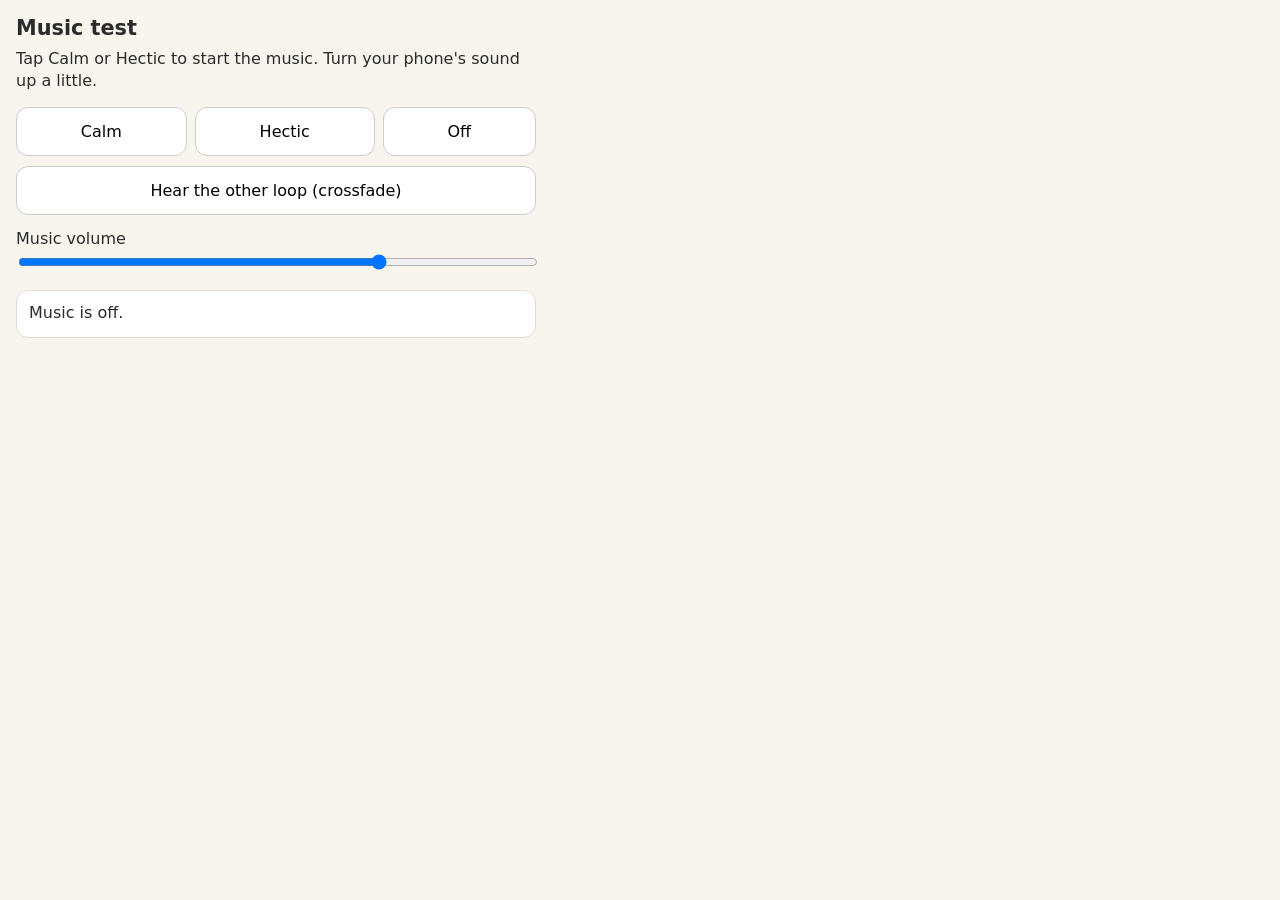
<file: music-test.html>
<!doctype html>
<html lang="en">
<head>
<meta charset="utf-8">
<meta name="viewport" content="width=device-width, initial-scale=1">
<title>Music test</title>
<style>
  body { margin: 0; font-family: system-ui, sans-serif; background: #f8f5ef; color: #2b2b2b; padding: 16px; max-width: 520px; }
  h1 { font-size: 1.3rem; margin: 0 0 8px; }
  p { margin: 6px 0 14px; line-height: 1.4; }
  .row { display: flex; flex-wrap: wrap; gap: 8px; margin: 10px 0; }
  button { font: inherit; padding: 14px 16px; border-radius: 12px; border: 1px solid #ccc; background: #fff; min-width: 96px; flex: 1 1 auto; }
  button[aria-pressed="true"] { background: #ffe3b3; border-color: #e0a040; font-weight: 600; }
  label { display: block; margin: 14px 0 4px; }
  input[type="range"] { width: 100%; }
  #status { margin-top: 16px; padding: 12px; border-radius: 12px; background: #fff; border: 1px solid #e3ddd2; min-height: 1.4em; }
</style>
</head>
<body>
<!-- Developer page (T6.1a), not part of the game: try the two music moods, the crossfade and the volume on a phone.
     Serve with: npx serve src (ES modules need http, not file://). All text comes from strings/en.json (music.*). -->
<h1 id="title"></h1>
<p id="intro"></p>
<div class="row">
  <button type="button" id="calm"></button>
  <button type="button" id="hectic"></button>
  <button type="button" id="off"></button>
</div>
<div class="row"><button type="button" id="swap"></button></div>
<label for="vol" id="volLabel"></label>
<input type="range" id="vol" min="0" max="100" step="1">
<div id="status" role="status"></div>
<script type="module">
import { loadStrings, t } from './js/core/strings.js';
import { createSound } from './js/core/sound.js';
import { createMusic } from './js/core/music.js';

await loadStrings('en');
// Shorthand for document.getElementById.
const $ = (id) => document.getElementById(id);
const sound = createSound({ sfxOn: false, musicOn: true });
const music = createMusic({ sound });

document.title = t('music.test.title');
$('title').textContent = t('music.test.title');
$('intro').textContent = t('music.test.intro');
$('calm').textContent = t('music.mood.calm');
$('hectic').textContent = t('music.mood.hectic');
$('off').textContent = t('music.mood.off');
$('swap').textContent = t('music.test.swap');
$('volLabel').textContent = t('music.test.volume');
$('vol').value = String(Math.round(music.volume() * 100));

/** Ask for a mood (inside the tap, so the sound may start) and mark the pressed button. */
function choose(mood) {
  sound.unlock();
  music.setMood(mood);
  for (const id of ['calm', 'hectic', 'off']) $(id).setAttribute('aria-pressed', String(id === mood));
}
for (const id of ['calm', 'hectic', 'off']) $(id).addEventListener('click', () => choose(id));
$('swap').addEventListener('click', () => choose(music.mood() === 'calm' ? 'hectic' : 'calm'));
$('vol').addEventListener('input', () => music.setVolume(Number($('vol').value) / 100));

/** Show the mood and where the tune is (bar, part, loop). */
function showStatus() {
  const p = music.position();
  $('status').textContent = p
    ? t('music.test.status', { mood: t(`music.mood.${p.mood}`), bar: p.bar, bars: p.bars, section: p.section, pass: p.pass + 1 })
    : t(music.mood() === 'off' ? 'music.test.silent' : 'music.test.waiting');
}
setInterval(showStatus, 250);
showStatus();
</script>
</body>
</html>
</file>
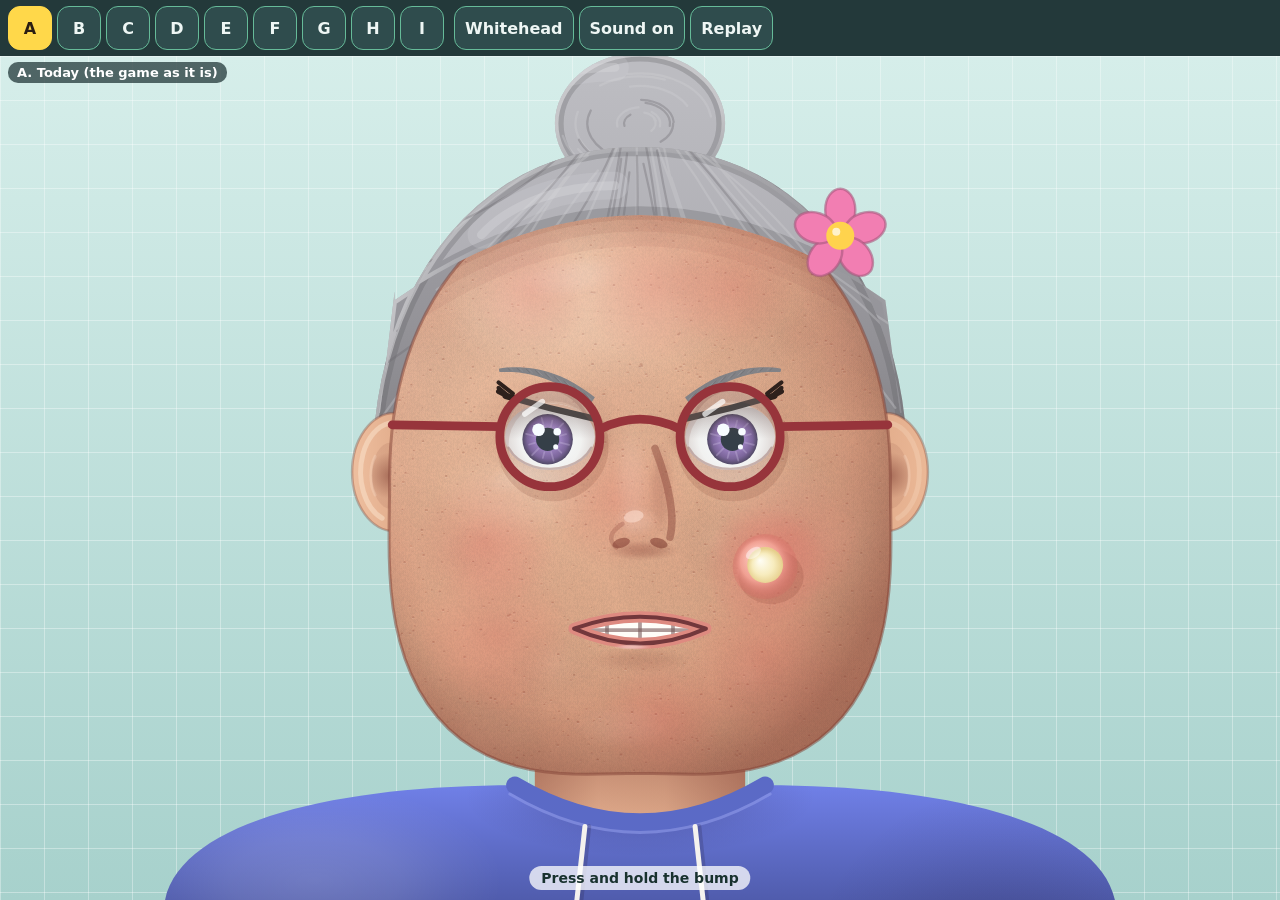
<file: pop-fx-test.html>
<!doctype html>
<html lang="en">
<head>
<meta charset="utf-8">
<meta name="viewport" content="width=device-width, initial-scale=1, viewport-fit=cover">
<title>Pop effects test</title>
<style>
  /* Developer page: six juicier pop moments to try on a phone (look and feel only, the game is not changed).
     Options: ?v=A..F, ?kind=whitehead|big, ?who=<regular id>, ?still (calm version), ?mute, ?shot (screenshots). */
  html, body { height: 100%; }
  body { margin: 0; display: flex; flex-direction: column; height: 100vh; height: 100dvh; overflow: hidden;
    background: #23393a; color: #eef6f4; font: 15px/1.25 system-ui, sans-serif; -webkit-user-select: none; user-select: none; }
  .bar { display: flex; flex-wrap: wrap; gap: 6px 10px; align-items: center; padding: 6px 8px; padding-top: max(6px, env(safe-area-inset-top)); }
  .group { display: flex; gap: 5px; }
  #vars { flex-wrap: wrap; } /* nine variant buttons: on a narrow upright phone they take two rows */
  .bar button { font: 600 16px system-ui, sans-serif; min-width: 44px; min-height: 44px; padding: 0 10px; border-radius: 12px;
    border: 1px solid #6b9; background: #2f4c4d; color: inherit; cursor: pointer; touch-action: manipulation; }
  .bar button[aria-pressed="true"] { background: #ffd84a; color: #2a1d12; border-color: #ffd84a; }
  #stage { flex: 1; position: relative; overflow: hidden; background: #bcdcd6; }
  #stage canvas { position: absolute; inset: 0; width: 100%; height: 100%; display: block; touch-action: none;
    -webkit-touch-callout: none; -webkit-tap-highlight-color: transparent; }
  #stage canvas[hidden] { display: none; } /* else display: block above keeps the hidden canvas on top, catching every touch */
  #label { position: absolute; top: 6px; left: 8px; margin: 0; padding: 3px 9px; border-radius: 10px; pointer-events: none;
    background: rgba(35,57,58,0.75); color: #fff; font: 600 13px system-ui, sans-serif; }
  #hint { position: absolute; left: 50%; bottom: max(10px, env(safe-area-inset-bottom)); transform: translateX(-50%); margin: 0;
    padding: 4px 12px; border-radius: 12px; pointer-events: none; white-space: nowrap; background: rgba(255,255,255,0.75);
    color: #18312e; font: 600 14px system-ui, sans-serif; }
</style>
</head>
<body>
<div class="bar">
  <div class="group" id="vars" role="group" aria-label="Variant"></div>
  <div class="group">
    <button type="button" id="kind">Whitehead</button>
    <button type="button" id="snd">Sound on</button>
    <button type="button" id="replay">Replay</button>
  </div>
</div>
<div id="stage">
  <canvas id="mine"></canvas>
  <canvas id="engine" hidden></canvas>
  <p id="label"></p>
  <p id="hint"></p>
</div>
<script type="module" src="js/dev/pop-fx-test.js"></script>
</body>
</html>
</file>
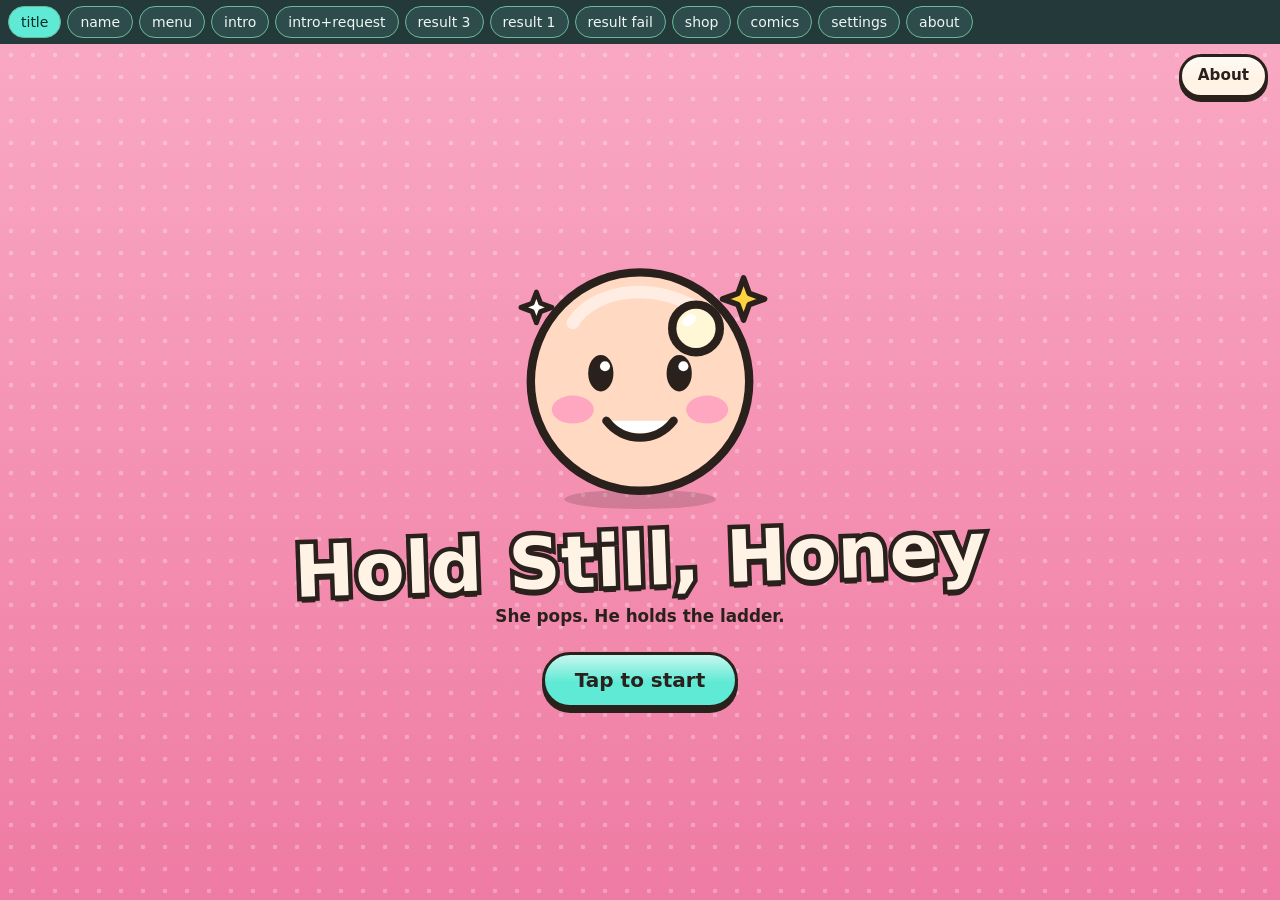
<file: screens-test.html>
<!doctype html>
<html lang="en">
<head>
<meta charset="utf-8">
<meta name="viewport" content="width=device-width, initial-scale=1">
<title>Screens test</title>
<link rel="stylesheet" href="css/app.css">
<link rel="stylesheet" href="css/comic.css">
<style>
  /* Developer page (T3.1a): pick a screen and look at it with sample data. Turn the phone to see the sideways layout.
     Options: ?screen=<id>, ?name=<player name>, ?still (reduced motion), ?bare (hide this bar), ?tab=studio,
     ?money=<coins>, ?rep=<reputation>, ?click=<css selector to click after the screen is shown>. */
  html, body { height: 100%; margin: 0; background: #23393a; }
  body { display: flex; flex-direction: column; font: 14px/1.3 system-ui, sans-serif; color: #eef6f4; }
  #bar { flex: none; display: flex; gap: 6px; align-items: center; padding: 6px 8px; overflow-x: auto; white-space: nowrap; background: #23393a; }
  #bar[hidden] { display: none; }
  #bar button, #bar label { flex: none; font: inherit; padding: 6px 12px; border-radius: 16px; border: 1px solid #6b9; background: #2f4c4d; color: inherit; }
  #bar button { cursor: pointer; }
  #bar button.on { background: #5eead4; color: #062b2b; }
  #log { flex: none; color: #ffd27a; margin-left: 8px; }
  #stage { flex: 1; min-height: 0; position: relative; }
</style>
</head>
<body>
<div id="bar"></div>
<div id="stage"></div>
<script type="module">
// Developer page: shows every non-pop screen (js/screens/*) with sample data. The buttons of the screens only write what
// they report into the log (nothing is saved); the shop really buys with the economy rules so Buy can be tried out.
import { loadStrings, t } from './js/core/strings.js';
import { defaultSave, normalizeSave } from './js/core/save.js';
import { economyFromSave, economyToSave, buy } from './js/game/economy.js';
import { comicOutfit, comicStudio } from './js/game/app-logic.js';
import { REGULARS } from './js/data/customers.js';
import { describeRequest } from './js/game/requests.js';
import { factForCustomer } from './js/data/facts.js';
import { playComic } from './js/game/comic.js';
import { ARTS, dressHeroine, studioKit } from './js/game/comic-art.js';
import { STRIP as strip0 } from './js/data/comics/strip-0.js';
import { STRIP as strip1 } from './js/data/comics/strip-1.js';
import { STRIP as strip2 } from './js/data/comics/strip-2.js';
import { STRIP as strip3 } from './js/data/comics/strip-3.js';
import { STRIP as strip4 } from './js/data/comics/strip-4.js';
import { STRIP as strip5 } from './js/data/comics/strip-5.js';
import { STRIP as books } from './js/data/comics/strip-books.js';
import { STRIP as mlamp } from './js/data/comics/strip-mlamp.js';
import { STRIP as mplant } from './js/data/comics/strip-mplant.js';
import { STRIP as mapron } from './js/data/comics/strip-mapron.js';
import { STRIP as mtweezers } from './js/data/comics/strip-mtweezers.js';
import { STRIP as mstar } from './js/data/comics/strip-mstar.js';
import { STRIP as mmastery } from './js/data/comics/strip-mmastery.js';
import { STRIP as mleak } from './js/data/comics/strip-mleak.js';
import { createTitleScreen } from './js/screens/title.js';
import { createNameScreen } from './js/screens/name.js';
import { createMenuScreen } from './js/screens/menu.js';
import { createCustomerIntroScreen } from './js/screens/customer-intro.js';
import { createResultScreen } from './js/screens/result.js';
import { createShopScreen } from './js/screens/shop.js';
import { createComicsScreen } from './js/screens/comics.js';
import { createSettingsScreen } from './js/screens/settings.js';
import { createAboutScreen } from './js/screens/about.js';

const params = new URLSearchParams(location.search);
await loadStrings('en');
const reducedMotion = params.has('still');
const playerName = params.get('name') ?? 'Maja';
const bar = document.getElementById('bar');
const stage = document.getElementById('stage');
const log = document.createElement('span');
log.id = 'log';

/** Write what a screen reported into the log (developer page only). @param {string} text what happened @returns {void} */
const say = (text) => { log.textContent = text; };

const STRIPS = [
  [strip0, 'chapter'], [strip1, 'chapter'], [strip2, 'chapter'], [strip3, 'chapter'], [strip4, 'chapter'], [strip5, 'chapter'],
  [books, 'teaser'], [mlamp, 'milestone'], [mplant, 'milestone'], [mapron, 'milestone'], [mtweezers, 'milestone'], [mstar, 'milestone'], [mmastery, 'milestone'], [mleak, 'milestone'],
];
const seen = ['strip0', 'strip1', 'strip2', 'mlamp'];
let eco = economyFromSave(normalizeSave({
  ...defaultSave(0), money: Number(params.get('money') ?? 120), reputation: Number(params.get('rep') ?? 16),
  items: { tweezers: { needsScrub: false }, lamp: { needsScrub: true } }, unlockedTools: ['fingers', 'tweezers'],
}));
const penny = REGULARS.find((r) => r.id === 'penny') ?? REGULARS[0];
const payout = { popCoins: 27, tip: 15, combo: 8, requestBonus: 10, total: 60 };

/** Each screen: id, a button label, and how to build it. */
const SCREENS = [
  ['title', () => createTitleScreen({ t, reducedMotion, onStart: () => say('onStart'), onAbout: () => say('onAbout') })],
  ['name', () => createNameScreen({ t, reducedMotion, onDone: (n) => say(`onDone("${n}")`) })],
  ['menu', () => createMenuScreen({
    t, reducedMotion, playerName, chapterTitleKey: 'chapter.5.title',
    onContinue: () => say('onContinue'), onFreePlay: () => say('onFreePlay'), onComics: () => say('onComics'),
    onShop: () => say('onShop'), onSettings: () => say('onSettings'), onAbout: () => say('onAbout'),
  })],
  ['intro', () => createCustomerIntroScreen({ t, reducedMotion, customer: penny, playerName, step: { n: 5, total: 15 }, onStart: () => say('onStart') })],
  ['intro+request', () => createCustomerIntroScreen({
    t, reducedMotion, customer: penny, playerName, step: { n: 5, total: 15 },
    request: describeRequest({ type: 'hurry', timeLimit: 42 }), onStart: () => say('onStart'),
  })],
  ['result 3', () => createResultScreen({
    t, reducedMotion, stars: 3, payout, reputationChange: 3, factKey: factForCustomer(2), reactionKey: penny.resultKeys.happy, playerName,
    onContinue: () => say('onContinue'),
  })],
  ['result 1', () => createResultScreen({
    t, reducedMotion, stars: 1, payout: { popCoins: 18, tip: 0, combo: 0, requestBonus: 0, total: 18 }, reputationChange: 1,
    factKey: factForCustomer(5), onContinue: () => say('onContinue'),
  })],
  ['result fail', () => createResultScreen({
    t, reducedMotion, failed: true, skipPenalty: 3, onTryAgain: () => say('onTryAgain'), onNext: () => say('onNext'),
  })],
  ['shop', () => {
    const shop = createShopScreen({
      t, reducedMotion, state: eco, tab: params.get('tab') ?? 'tools', onBack: () => say('onBack'),
      onBuy: (id) => { eco = buy(eco, id); say(`onBuy("${id}")`); shop.update({ state: eco }); },
    });
    return shop;
  }],
  ['comics', () => createComicsScreen({
    t, reducedMotion, seen,
    strips: STRIPS.map(([s, kind]) => ({ id: s.id, titleKey: s.title, kind })),
    onBack: () => say('onBack'),
    onPlay: (id) => {
      say(`onPlay("${id}")`);
      const strip = STRIPS.find(([s]) => s.id === id)?.[0];
      // Dressed as the real game does (app.js playStrip, B36h): her outfit, gloves and plant follow what the page's
      // shop state owns (buy scrubs on the shop screen, then play a strip to see them).
      const save = economyToSave(defaultSave(0), eco);
      const arts = studioKit(dressHeroine(ARTS, comicOutfit(strip, save)), comicStudio(strip, save));
      if (strip) playComic(strip, { name: playerName, reducedMotion, arts, onClose: () => say('comic closed') });
    },
  })],
  ['settings', () => {
    const screen = createSettingsScreen({
      t, reducedMotion, playerName, settings: { sound: true, music: false, vibration: true, reducedMotion: false, musicVolume: 0.7, sfxVolume: 1 },
      onName: (n) => say(`onName("${n}")`), onToggle: (k, v) => say(`onToggle(${k}, ${v})`),
      onVolume: (k, v, final) => say(`onVolume(${k}, ${v}, ${final})`),
      onExport: () => { say('onExport'); screen.update({ notice: { key: 'ui.settings.exported' } }); },
      onImport: (text) => { say(`onImport(${text.length} characters)`); screen.update({ notice: { key: 'ui.settings.importFailed' } }); },
      onReset: () => say('onReset'), onBack: () => say('onBack'),
    });
    return screen;
  }],
  ['about', () => createAboutScreen({ t, reducedMotion, onBack: () => say('onBack') })],
];

let current = null;
const buttons = new Map();

/** Show one screen by id (the old one is disposed first). @param {string} id screen id @returns {void} */
function show(id) {
  current?.dispose();
  const entry = SCREENS.find(([n]) => n === id) ?? SCREENS[0];
  current = entry[1]();
  stage.append(current.node);
  for (const [n, b] of buttons) b.classList.toggle('on', n === entry[0]);
  say('');
}

for (const [id] of SCREENS) {
  const b = document.createElement('button');
  b.type = 'button';
  b.textContent = id;
  b.addEventListener('click', () => show(id));
  buttons.set(id, b);
  bar.append(b);
}
bar.append(log);
if (params.has('bare')) bar.hidden = true;
show(params.get('screen') ?? 'title');
if (params.get('click')) document.querySelector(params.get('click'))?.click();
</script>
</body>
</html>
</file>
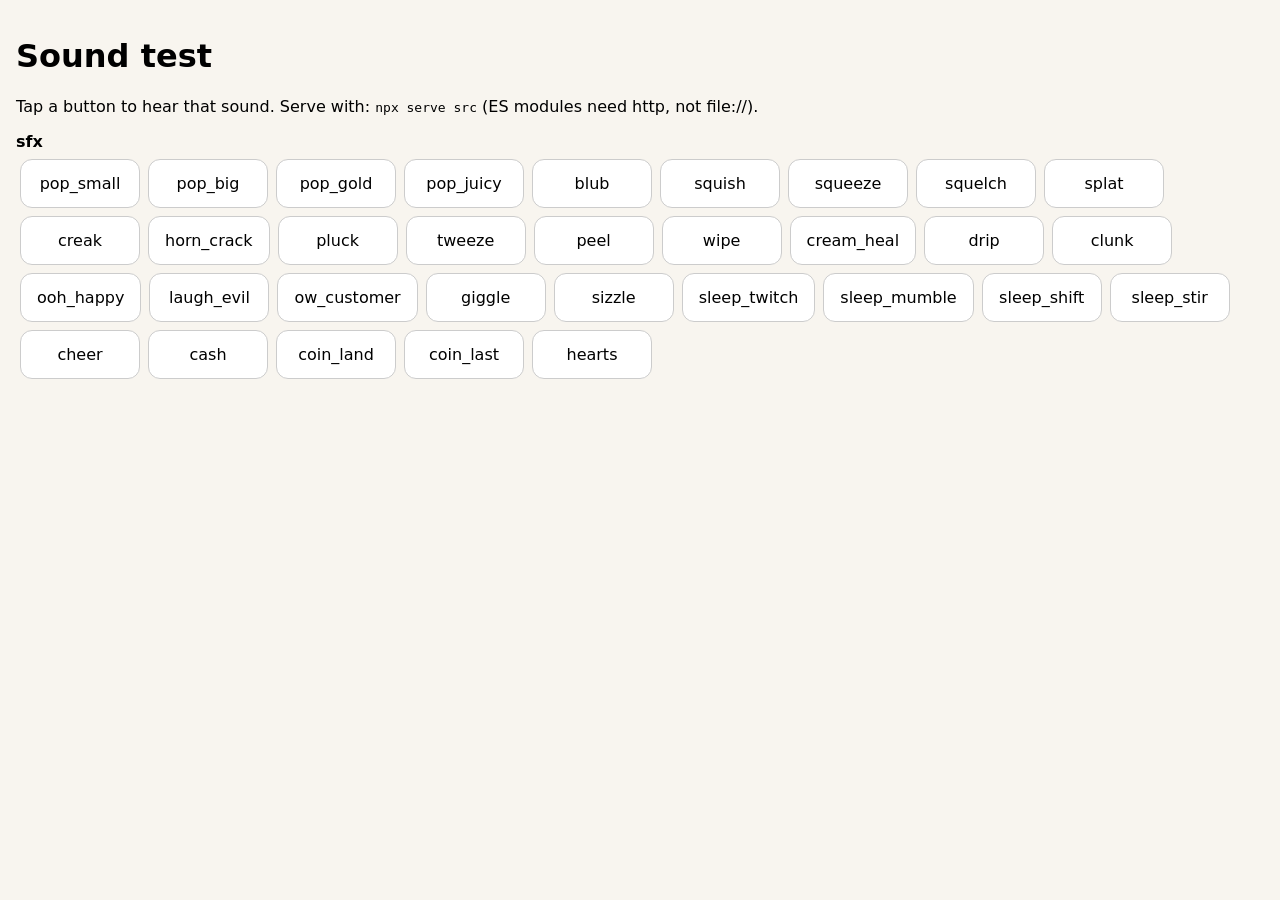
<file: sound-test.html>
<!doctype html>
<html lang="en">
<head>
<meta charset="utf-8">
<meta name="viewport" content="width=device-width, initial-scale=1">
<title>Sound test (developer page)</title>
<style>
  body { margin: 0; font-family: system-ui, sans-serif; background: #f8f5ef; padding: 16px; }
  button { font: inherit; padding: 14px 16px; margin: 4px; border-radius: 12px; border: 1px solid #ccc; background: #fff; min-width: 120px; }
  button.music { background: #eef; }
  h2 { margin: 16px 0 4px; font-size: 1rem; }
</style>
</head>
<body>
<!-- Developer tool, not part of the game: one button per name in the sound table. -->
<h1>Sound test</h1>
<p>Tap a button to hear that sound. Serve with: <code>npx serve src</code> (ES modules need http, not file://).</p>
<div id="list"></div>
<script type="module">
import { createSound } from './js/core/sound.js';
import { SOUND_TABLE } from './js/core/soundTable.js';

const sound = createSound();
const list = document.getElementById('list');
const groups = {};

// Make one button per sound name, grouped by category.
for (const [name, entry] of Object.entries(SOUND_TABLE)) {
  const cat = entry.category ?? 'sfx';
  if (!groups[cat]) {
    const h = document.createElement('h2');
    h.textContent = cat;
    list.append(h);
    groups[cat] = list;
  }
  const b = document.createElement('button');
  b.textContent = name;
  if (cat === 'music') b.className = 'music';
  b.onclick = () => { sound.unlock(); sound.play(name); };
  list.append(b);
}
</script>
</body>
</html>
</file>
<file: css/app.css>
/* The non-pop screens (js/screens/*.js, T3.1a): title, name, menu, customer intro, result, shop, comics, settings, about.
   Glossy pink and cream cartoon look with thick ink outlines and hard shadows (like the comic player), mint main buttons
   (like the pop scene). Every screen fills its container and works upright and sideways (phone held in landscape).
   Touch targets are at least 44 px. Motion stops with prefers-reduced-motion or the .app-still class. */

.app-screen {
  --ink: #2a211d; --cream: #fff3e6; --pink: #f48fb1; --pink-deep: #e8638f; --pink-soft: #ffd6e5; --yellow: #ffe08a;
  --mint: #5eead4; --hot: #ff5c8a; --shadow: rgba(42, 33, 29, 0.35);
  position: relative; display: flex; flex-direction: column; height: 100%; min-height: 0; overflow: hidden; box-sizing: border-box;
  color: var(--ink); font-family: system-ui, sans-serif; font-size: 16px; line-height: 1.3;
  background-color: var(--pink);
  background-image: radial-gradient(rgba(255, 255, 255, 0.28) 2px, transparent 2.6px), linear-gradient(180deg, #f9a8c4 0%, #f48fb1 55%, #ee7ba3 100%);
  background-size: 22px 22px, 100% 100%;
  -webkit-tap-highlight-color: transparent;
}
.app-screen *, .app-screen *::before, .app-screen *::after { box-sizing: border-box; }
.app-screen [hidden] { display: none !important; }
.app-screen h1, .app-screen h2, .app-screen p { margin: 0; }
.app-screen :focus-visible { outline: 3px solid var(--ink); outline-offset: 3px; }
.app-screen:focus, .app-screen:focus-visible { outline: none; } /* the screen itself takes focus after a change (app.js show): no ring on the whole page */
.app-icon { display: block; width: 24px; height: 24px; flex: none; }

/* ---------- Shared pieces ---------- */
.app-body {
  flex: 1; min-height: 0; width: 100%; max-width: 560px; margin: 0 auto; overflow-y: auto; display: flex; flex-direction: column; gap: 12px;
  padding: 12px max(16px, env(safe-area-inset-right)) max(16px, env(safe-area-inset-bottom)) max(16px, env(safe-area-inset-left));
  -webkit-overflow-scrolling: touch;
}
.app-body--center > * { margin-block: auto; }

.app-head {
  flex: none; display: flex; align-items: center; gap: 10px; width: 100%; max-width: 560px; margin: 0 auto;
  padding: max(10px, env(safe-area-inset-top)) max(16px, env(safe-area-inset-right)) 4px max(16px, env(safe-area-inset-left));
}
.app-head__title {
  flex: 1; min-width: 0; font-weight: 900; color: var(--cream); letter-spacing: 0.01em;
  -webkit-text-stroke: 5px var(--ink); paint-order: stroke fill; text-shadow: 0 3px 0 var(--ink);
  /* R5 (B81): on a narrow phone the title shrinks a little and may take two lines ("Face / album") instead of "Face ..." */
  font-size: clamp(1.25rem, 0.6rem + 3.2vw, 1.6rem); line-height: 1.15; padding-block: 2px;
  overflow: hidden; overflow-wrap: break-word; display: -webkit-box; -webkit-line-clamp: 2; -webkit-box-orient: vertical;
}

.app-btn {
  flex: none; display: inline-flex; align-items: center; justify-content: center; gap: 8px; min-width: 48px; min-height: 48px; padding: 8px 22px;
  border-radius: 999px; border: 3px solid var(--ink); font: inherit; font-size: 1rem; font-weight: 800; color: var(--ink); cursor: pointer;
  background: linear-gradient(180deg, rgba(255, 255, 255, 0.65), rgba(255, 255, 255, 0) 55%), var(--cream);
  box-shadow: 0 4px 0 var(--ink); touch-action: manipulation; user-select: none; -webkit-user-select: none;
}
.app-btn:hover { filter: brightness(1.04); }
.app-btn:active:not(:disabled) { transform: translateY(3px); box-shadow: 0 1px 0 var(--ink); }
.app-btn--main { background-color: var(--mint); }
.app-btn--danger { background-color: var(--hot); color: #fff; text-shadow: 0 1px 0 rgba(42, 33, 29, 0.5); }
.app-btn--small { min-height: 44px; min-width: 44px; padding: 6px 16px; font-size: 0.95rem; }
.app-btn--big { min-height: 58px; padding: 10px 32px; font-size: 1.2rem; }
.app-btn--round { width: 48px; padding: 0; }
.app-btn:disabled { opacity: 0.7; cursor: default; box-shadow: 0 2px 0 var(--ink); transform: translateY(2px); filter: grayscale(0.4); }
.app-back .app-icon { width: 26px; height: 26px; }

.app-card {
  position: relative; padding: 14px 16px; border-radius: 18px; border: 3px solid var(--ink); box-shadow: 4px 5px 0 var(--shadow);
  background: linear-gradient(180deg, rgba(255, 255, 255, 0.7), rgba(255, 255, 255, 0) 38%), var(--cream);
}
.app-actions { display: flex; flex-direction: column; gap: 10px; align-items: stretch; }
.app-actions--row { flex-direction: row; flex-wrap: wrap; }
.app-actions--row > .app-btn { flex: 1 1 140px; }
.app-actions--row { align-items: center; }

.app-pill {
  display: inline-flex; align-items: center; gap: 6px; min-height: 32px; padding: 2px 12px 2px 8px; border-radius: 999px; border: 3px solid var(--ink);
  background: var(--cream); font-weight: 800; white-space: nowrap;
}
.app-pill .app-icon { width: 22px; height: 22px; }
.app-pill--big { min-height: 40px; font-size: 1.15rem; }
.app-pill--rep { background: var(--pink-soft); }

/* ---------- Title ---------- */
.app-title__tap {
  position: absolute; inset: 0; display: flex; flex-direction: column; align-items: center; justify-content: center; gap: 8px; padding: 24px 16px;
  border: 0; background: none; font: inherit; color: inherit; cursor: pointer; text-align: center;
}
.app-title__words { display: flex; flex-direction: column; align-items: center; gap: 10px; }
.app-title__art { width: min(62vw, 38vh, 280px); }
.app-title__art .app-mascot { width: 100%; height: auto; display: block; overflow: visible; }
.app-title__name {
  font-size: clamp(2.5rem, 13vw, 4.5rem); line-height: 1; font-weight: 900; color: var(--cream); letter-spacing: 0.01em;
  -webkit-text-stroke: 9px var(--ink); paint-order: stroke fill; text-shadow: 0 6px 0 var(--ink); transform: rotate(-2deg);
}
.app-title__tagline { margin-top: 4px; font-weight: 800; font-size: 1.05rem; color: var(--ink); }
.app-title__start {
  margin-top: 14px; display: inline-flex; align-items: center; min-height: 56px; padding: 10px 30px; border-radius: 999px; border: 3px solid var(--ink);
  font-size: 1.25rem; font-weight: 900; background: linear-gradient(180deg, rgba(255, 255, 255, 0.65), rgba(255, 255, 255, 0) 55%), var(--mint);
  box-shadow: 0 5px 0 var(--ink); animation: app-pulse 1.6s ease-in-out infinite;
}
.app-title__tap:active .app-title__start { transform: translateY(3px); box-shadow: 0 2px 0 var(--ink); }
.app-title__about {
  position: absolute; top: max(10px, env(safe-area-inset-top)); right: max(12px, env(safe-area-inset-right)); z-index: 2;
}

/* The mascot */
.app-mascot__face { transform-origin: 50% 90%; animation: app-bob 2.8s ease-in-out infinite; }
.app-mascot__sparkle { transform-box: fill-box; transform-origin: center; animation: app-twinkle 2s ease-in-out infinite; }
.app-mascot__sparkle--b { animation-delay: 0.9s; }

/* ---------- Name ---------- */
.app-name { width: 100%; max-width: 520px; margin-inline: auto; display: grid; gap: 12px; text-align: center; padding: 18px; }
.app-name__title { font-size: 1.7rem; font-weight: 900; }
.app-name__prompt, .app-name__hint { font-size: 0.95rem; }
.app-name__hint { color: #6a5148; font-size: 0.85rem; }
/* The first-start note (owner 2026-10-28): just a cartoon, do not try this at home. A soft yellow sticky note. */
.app-name__cartoon { margin: 4px 0 0; padding: 8px 12px; border-radius: 12px; background: #fff3c4; border: 2px dashed #e0b84a; color: #5a4320; font-size: 0.85rem; font-weight: 700; }
.app-namefield { display: grid; gap: 8px; text-align: left; }
.app-field__label { font-weight: 800; font-size: 0.9rem; }
.app-input {
  width: 100%; min-height: 52px; padding: 8px 14px; border: 3px solid var(--ink); border-radius: 14px; background: #fff; color: var(--ink);
  font: inherit; font-size: 1.15rem; font-weight: 700; box-shadow: inset 0 3px 0 rgba(42, 33, 29, 0.12);
}
.app-input::placeholder { color: #a8968c; font-weight: 600; }

/* ---------- Menu ---------- */
.app-menu { justify-content: center; gap: 14px; }
.app-menu__top { display: flex; align-items: center; gap: 14px; justify-content: center; }
.app-menu__art { width: 84px; flex: none; }
.app-menu__art .app-mascot { width: 100%; height: auto; display: block; overflow: visible; }
.app-menu__hello {
  font-size: 1.7rem; font-weight: 900; color: var(--cream); -webkit-text-stroke: 6px var(--ink); paint-order: stroke fill; text-shadow: 0 4px 0 var(--ink);
  overflow-wrap: anywhere; min-width: 0;
}
.app-menu__list { display: grid; grid-template-columns: minmax(0, 1fr); gap: 12px; min-width: 0; } /* A1: never wider than the screen */
.app-menubtn {
  display: flex; flex-direction: column; align-items: center; justify-content: center; gap: 2px; min-height: 56px; padding: 10px 18px; border-radius: 20px;
  border: 3px solid var(--ink); font: inherit; font-size: 1.2rem; font-weight: 900; color: var(--ink); cursor: pointer; text-align: center;
  background: linear-gradient(180deg, rgba(255, 255, 255, 0.65), rgba(255, 255, 255, 0) 55%), var(--cream); box-shadow: 0 5px 0 var(--ink);
  touch-action: manipulation;
}
.app-menubtn:active { transform: translateY(3px); box-shadow: 0 2px 0 var(--ink); }
.app-menubtn--main { min-height: 76px; background-color: var(--mint); font-size: 1.5rem; }
.app-menubtn--work { background-color: var(--yellow); } /* Keep working (T5.4) */
.app-menubtn__sub { font-size: 0.9rem; font-weight: 700; max-width: 100%; overflow-wrap: anywhere; line-height: 1.15; } /* A1: wraps on a narrow phone, never cut */

/* ---------- Customer intro ---------- */
/* A16/C2: "safe": a column taller than the screen starts at the top and scrolls (the pill and portrait never cut off) */
.app-intro { justify-content: center; justify-content: safe center; gap: 14px; }
.app-intro__who, .app-intro__what { display: flex; flex-direction: column; gap: 12px; align-items: stretch; }
.app-intro__step { align-self: center; padding: 2px 14px; border-radius: 999px; border: 3px solid var(--ink); background: var(--cream); text-align: center; font-weight: 800; font-size: 0.9rem; }
.app-intro__portrait { align-self: center; width: min(52vw, 220px); aspect-ratio: 1; display: grid; place-items: center; border-radius: 50%; border: 3px solid var(--ink); background: var(--cream); overflow: hidden; }
.app-intro__name {
  align-self: center; max-width: 100%; padding: 8px 20px; border-radius: 12px; border: 3px solid var(--ink); background: var(--yellow); text-align: center;
  font-size: 1.7rem; font-weight: 900; transform: rotate(-1.5deg); box-shadow: 4px 5px 0 var(--shadow); overflow-wrap: anywhere;
}
.app-bubble { display: grid; gap: 8px; }
.app-bubble::before {
  content: ''; position: absolute; top: -17px; left: 36px; width: 22px; height: 22px; background: var(--cream); border-left: 3px solid var(--ink); border-top: 3px solid var(--ink);
  transform: rotate(45deg); border-radius: 4px 0 0 0;
}
.app-bubble__text { font-size: 1.15rem; font-weight: 700; }
.app-bubble__deadline { font-size: 0.95rem; font-style: italic; color: #6a5148; }
.app-note {
  padding: 10px 14px; border-radius: 6px; border: 3px solid var(--ink); background: var(--yellow); transform: rotate(1deg); box-shadow: 3px 4px 0 var(--shadow);
}
.app-note__label { font-size: 0.75rem; font-weight: 900; letter-spacing: 0.08em; text-transform: uppercase; }
.app-note__text { font-size: 1.05rem; font-weight: 800; }
/* The customer's twist (T8.3): a lilac pill with the twist's name, its funny line and a tip with a bulb. */
.app-twist {
  display: grid; gap: 2px; padding: 8px 14px; border-radius: 18px; border: 3px solid var(--ink); background: #e6dbff;
  transform: rotate(-0.8deg); box-shadow: 3px 4px 0 var(--shadow);
}
.app-twist__head { display: flex; flex-wrap: wrap; align-items: baseline; gap: 2px 8px; }
.app-twist__label { font-size: 0.75rem; font-weight: 900; letter-spacing: 0.08em; text-transform: uppercase; }
.app-twist__name { font-size: 1.05rem; font-weight: 900; }
.app-twist__line { font-size: 0.9rem; font-style: italic; line-height: 1.25; }
.app-twist__line--request { font-size: 1.05rem; font-style: normal; font-weight: 800; }
.app-twist__tip { display: flex; align-items: flex-start; gap: 6px; font-size: 0.88rem; font-weight: 700; line-height: 1.25; }
.app-twist__tip .app-icon { width: 20px; height: 20px; flex: none; }
/* A boss or event customer (T8.4): the same pill in gold, tilted the other way, with a reward line. */
.app-twist--boss {
  background: linear-gradient(160deg, #fff4b8, #ffd23f 70%, #f5b622); transform: rotate(0.8deg);
  box-shadow: 3px 4px 0 var(--shadow), inset 0 0 0 2px rgba(255, 255, 255, 0.6);
}
.app-twist--boss .app-twist__label { padding: 0 8px; border-radius: 999px; background: var(--ink); color: #ffe27a; }
.app-twist__reward { font-size: 0.9rem; font-weight: 900; line-height: 1.25; }
.app-intro__start { margin-top: 4px; }
/* A16/C2: when the intro is taller than the screen, Start stays in sight at the bottom while the cards scroll under it. */
.app-intro__start { position: sticky; bottom: 4px; z-index: 2; }
/* While Start is pinned over cards that go on below it (customer-intro.js sets app-intro--more): a soft fade and a
   little arrow above it say "scroll for more". Gone once Start is back in its own place under the last card. */
.app-intro--more .app-intro__start::before {
  content: ''; position: absolute; left: -16px; right: -16px; bottom: calc(100% + 3px); height: 46px; pointer-events: none;
  background: linear-gradient(180deg, rgba(238, 123, 163, 0), rgba(238, 123, 163, 0.96) 85%);
}
.app-intro--more .app-intro__start::after {
  content: ''; position: absolute; left: 50%; bottom: calc(100% + 12px); width: 12px; height: 12px; margin-left: -6px; pointer-events: none;
  border-right: 4px solid var(--ink); border-bottom: 4px solid var(--ink); border-radius: 2px; transform: rotate(45deg);
}
/* A short upright phone (320x568, 360x640): a smaller portrait and name, so more of the cards fit. */
@media (orientation: portrait) and (max-height: 700px) {
  .app-intro { gap: 10px; }
  .app-intro__portrait { width: min(44vw, 24vh, 220px); }
  .app-intro__name { font-size: 1.4rem; padding: 4px 16px; }
}
/* A boss or event intro's stage moment (SPEC D45 item 4, fx/intro-stage.js): the canvas lies BEHIND the cards and
   buttons and never takes a tap; the portrait has a shade that keeps the customer dark until the light hits them. */
.app-intro-stage { position: absolute; inset: 0; width: 100%; height: 100%; display: block; pointer-events: none; z-index: 0; }
.app-screen--stage > .app-body { position: relative; z-index: 1; }
.app-intro__portrait { position: relative; }
.app-intro__shade { position: absolute; inset: 0; border-radius: 50%; pointer-events: none; opacity: 0; }
/* Prom Penny's party-day confetti over the result screen (D45 item 6, fx/party-confetti.js; .app-fx never takes a tap). */
.app-party-confetti { z-index: 5; }

/* ---------- Result ---------- */
.app-result { justify-content: center; gap: 10px; }
.app-result__left, .app-result__right { display: contents; }
.app-result__top { display: flex; flex-direction: column; align-items: center; gap: 6px; order: 0; }
.app-result__title {
  font-size: 2rem; font-weight: 900; text-align: center; color: var(--cream); -webkit-text-stroke: 7px var(--ink); paint-order: stroke fill; text-shadow: 0 4px 0 var(--ink);
}
.app-stars { display: flex; gap: 4px; justify-content: center; }
.app-result__tag { padding: 2px 14px; border-radius: 999px; border: 3px solid var(--ink); background: var(--yellow); text-align: center; font-weight: 800; font-size: 0.9rem; } /* Keep working pay (T5.4) */
.app-star svg { width: 72px; height: 72px; filter: drop-shadow(0 4px 0 rgba(42, 33, 29, 0.3)); }
.app-star--on { animation: app-star-pop 0.5s cubic-bezier(0.3, 1.6, 0.5, 1) both; animation-delay: calc(var(--i) * 0.2s + 0.15s); }
.app-coins { order: 1; display: grid; gap: 1px; padding: 8px 14px; } /* B51: 8 lines fit upright at 390x800 */
.app-coins__row { display: flex; align-items: center; justify-content: space-between; gap: 10px; min-height: 33px; font-weight: 700; }
.app-coins__row--total { margin-top: 4px; padding-top: 6px; border-top: 3px dashed var(--ink); font-size: 1.15rem; font-weight: 900; }
.app-result__quote { order: 2; text-align: center; font-style: italic; font-weight: 700; color: var(--ink); background: rgba(255, 255, 255, 0.55); padding: 8px 12px; border-radius: 14px; }
/* A finished boss or event (T8.4): "New stamp!" in a gold pill under the coins. */
.app-result__stamp {
  order: 1; display: flex; align-items: center; justify-content: center; gap: 8px; align-self: center; max-width: 100%; padding: 4px 14px 4px 8px;
  border-radius: 999px; border: 3px solid var(--ink); background: linear-gradient(160deg, #fff4b8, #ffd23f); font-weight: 900; font-size: 0.92rem;
  line-height: 1.2; box-shadow: 0 3px 0 var(--ink);
}
.app-result__stamp svg { flex: none; width: 24px; height: 24px; }
/* A pin visit (owner 2026-10-28): "Pin taken away!" in a pale blue pill (the jar's glass), not the gold of a stamp. */
.app-result__pin { background: linear-gradient(160deg, #eef8fb, #bfe2ee); }
.app-result .app-result__pin { order: 0; } /* C9: above the coins, so the pin dropping in is never hidden under Continue */
.app-result__jar { flex: none; width: 34px; height: 52px; margin: -4px 0; } /* the jar picture, the pin drops in (v83) */
.app-rep {
  order: 3; display: flex; align-items: center; justify-content: center; gap: 8px; align-self: center; max-width: 100%; padding: 6px 16px 6px 10px; border-radius: 999px;
  border: 3px solid var(--ink); background: var(--pink-soft); font-weight: 800; box-shadow: 0 3px 0 var(--ink);
}
.app-rep--cost { background: var(--yellow); }
.app-fact { order: 4; display: flex; align-items: center; gap: 12px; padding: 12px 14px; }
.app-fact .app-icon { width: 34px; height: 34px; }
.app-fact__text { font-size: 0.98rem; font-weight: 600; }
.app-result .app-actions { order: 5; }
.app-result__text { order: 1; text-align: center; font-weight: 700; font-size: 1.05rem; background: rgba(255, 255, 255, 0.55); padding: 10px 14px; border-radius: 14px; }
.app-huff {
  padding: 4px 16px; border-radius: 10px; border: 3px solid var(--ink); background: var(--yellow); font-size: 1.4rem; font-weight: 900; letter-spacing: 0.06em;
  transform: rotate(-4deg); box-shadow: 3px 4px 0 var(--shadow);
}

/* ---------- Shop ---------- */
.app-shopbar { flex: none; width: 100%; max-width: 560px; margin: 0 auto; padding: 0 max(16px, env(safe-area-inset-right)) 0 max(16px, env(safe-area-inset-left)); display: grid; gap: 6px; }
.app-screen--shop .app-head { padding-top: max(6px, env(safe-area-inset-top)); padding-bottom: 6px; }
.app-shopcoins { flex: none; display: flex; }
.app-shopcoins .app-pill--big { min-height: 40px; }
.app-shopstats { display: grid; justify-items: stretch; }
.app-pill--stack { white-space: normal; min-height: 0; padding: 3px 14px 3px 8px; border-radius: 22px; }
.app-pill__stack { display: grid; gap: 0; min-width: 0; }
.app-shopstats__next { font-size: 0.74rem; font-weight: 700; color: #6a3a50; }
.app-shopextras { display: grid; gap: 6px; }
.app-shopextras:empty { display: none; }
.app-tabs { display: flex; gap: 4px; padding: 3px; border-radius: 999px; border: 3px solid var(--ink); background: var(--pink-soft); }
.app-tab {
  flex: 1; min-height: 44px; border: 0; border-radius: 999px; background: transparent; font: inherit; font-weight: 900; font-size: 1rem; color: var(--ink); cursor: pointer;
  touch-action: manipulation;
}
.app-tab--on { background: var(--mint); box-shadow: inset 0 0 0 3px var(--ink); }
/* T5.3b: the list frame holds the scrolling list and the bouncing "more below" arrow; the list has a thick visible scrollbar. */
.app-shoplistframe { position: relative; flex: 1; min-height: 0; display: flex; flex-direction: column; width: 100%; }
.app-shoplist {
  padding-top: 8px; padding-bottom: max(40px, calc(env(safe-area-inset-bottom) + 28px)); gap: 8px; max-width: 560px;
  scrollbar-width: auto; scrollbar-color: var(--hot) rgba(255, 255, 255, 0.55);
}
.app-shoplist > * { flex: none; }
.app-shoplist::-webkit-scrollbar { width: 12px; }
.app-shoplist::-webkit-scrollbar-track { background: rgba(255, 255, 255, 0.55); border-radius: 999px; border: 2px solid var(--ink); }
.app-shoplist::-webkit-scrollbar-thumb { background: var(--hot); border-radius: 999px; border: 2px solid var(--ink); min-height: 48px; }
.app-shopmore {
  position: absolute; left: 50%; bottom: max(8px, env(safe-area-inset-bottom)); transform: translateX(-50%); z-index: 2; display: grid; place-items: center;
  width: 48px; height: 36px; padding: 0; border: 3px solid var(--ink); border-radius: 999px; background: var(--mint); color: var(--ink);
  box-shadow: 0 3px 0 var(--ink); cursor: pointer; touch-action: manipulation; animation: app-more-bounce 1.1s ease-in-out infinite;
}
.app-shopmore .app-icon { width: 24px; height: 24px; transform: rotate(-90deg); }
.app-shoplistframe::after {
  content: ''; position: absolute; left: 0; right: 0; bottom: 0; height: 28px; pointer-events: none; z-index: 1;
  background: linear-gradient(180deg, rgba(238, 123, 163, 0), rgba(238, 123, 163, 0.85));
}
@keyframes app-more-bounce { 0%, 100% { margin-bottom: 0; } 50% { margin-bottom: 6px; } }
.app-item {
  display: grid; grid-template-columns: auto 1fr auto; gap: 8px; align-items: center; padding: 6px 10px; border-radius: 16px; border: 3px solid var(--ink);
  background: linear-gradient(180deg, rgba(255, 255, 255, 0.7), rgba(255, 255, 255, 0) 38%), var(--cream); box-shadow: 3px 4px 0 var(--shadow);
}
.app-item--locked { background-color: #f1ddd0; }
.app-item--owned { background-color: #d9fbf3; }
.app-item--scrub { background-color: var(--yellow); border-style: dashed; }
.app-item__badge { display: grid; place-items: center; width: 40px; height: 40px; border-radius: 50%; border: 3px solid var(--ink); background: var(--yellow); }
.app-item__badge .app-icon { width: 24px; height: 24px; }
.app-item__badge .app-icon--item { width: 28px; height: 28px; } /* each item's own picture (B40a): a bit bigger, it has more detail */
.app-item__text { min-width: 0; display: grid; gap: 2px; }
.app-item__name { font-size: 1rem; font-weight: 900; }
.app-item__desc { font-size: 0.82rem; line-height: 1.2; color: #5f4a41; }
.app-item__side { display: grid; justify-items: end; gap: 2px; }
.app-item__side .app-pill { min-height: 26px; padding-block: 0; font-size: 0.95rem; }
.app-item__side .app-pill .app-icon { width: 18px; height: 18px; }
.app-item__why, .app-item__note { display: flex; align-items: center; gap: 6px; font-size: 0.85rem; font-weight: 800; color: #9c1f4a; }
.app-item__why .app-icon { width: 18px; height: 18px; }
.app-item__note { color: #1e6a5e; }
.app-owned { display: inline-flex; align-items: center; gap: 4px; font-weight: 900; color: #1e6a5e; }
.app-owned .app-icon { width: 22px; height: 22px; }
.app-owned--scrub { padding: 4px 12px; border-radius: 999px; border: 3px solid var(--ink); background: var(--hot); color: #fff; text-shadow: 0 1px 0 rgba(42, 33, 29, 0.5); }
.app-item--scrub .app-item__note { color: #7a4a00; }
.app-wearing-tag { padding: 2px 10px; border-radius: 999px; border: 2px solid var(--ink); background: var(--mint); font-size: 0.8rem; font-weight: 900; }
.app-wearing { display: flex; align-items: center; gap: 12px; padding: 5px 12px; border-radius: 16px; border: 3px solid var(--ink); background: var(--cream); box-shadow: 3px 4px 0 var(--shadow); }
.app-wearing__pic { flex: none; display: block; height: clamp(108px, 27vh, 230px); width: auto; aspect-ratio: 340 / 700; border-radius: 14px; background: var(--pink-soft); border: 3px solid var(--ink); }
/* B40c: in the scrubs the picture is a button (cap off and on, as in the studio view); a clear ring with keyboard focus */
.app-wearing__tap { flex: none; display: block; margin: 0; padding: 0; border: 0; background: transparent; border-radius: 14px; cursor: pointer; -webkit-tap-highlight-color: transparent; touch-action: manipulation; }
.app-wearing__tap:focus-visible { outline: 4px dashed var(--ink); outline-offset: 2px; }
.app-wearing__tap--hop { animation: app-wearing-hop 0.45s ease-out; }
.app-wearing__hint { font-size: 0.85rem; font-style: italic; }
@keyframes app-wearing-hop { 0%, 100% { transform: translateY(0); } 35% { transform: translateY(-8px) rotate(-2deg); } 70% { transform: translateY(0) rotate(1deg); } }
.app-still .app-wearing__tap--hop { animation: none; }
.app-wearing__text { display: grid; gap: 2px; }
.app-wearing__label { font-size: 0.85rem; font-weight: 800; color: #5f4a41; }
.app-wearing__name { font-size: 1.2rem; font-weight: 900; }
.app-empty { text-align: center; font-weight: 800; color: var(--cream); text-shadow: 0 2px 0 var(--ink); }

/* ---------- Comics ---------- */
.app-comics__count { flex: none; align-self: center; padding: 1px 14px; border-radius: 999px; background: rgba(255, 255, 255, 0.7); text-align: center; font-weight: 800; font-size: 0.85rem; }
.app-comics { padding-top: 10px; }
.app-comic {
  display: flex; align-items: center; justify-content: space-between; gap: 10px; min-height: 64px; padding: 10px 14px; border-radius: 16px; border: 3px solid var(--ink);
  background: linear-gradient(180deg, rgba(255, 255, 255, 0.7), rgba(255, 255, 255, 0) 38%), var(--cream); box-shadow: 3px 4px 0 var(--shadow);
}
.app-comic--locked { background-color: #eadbd0; }
.app-comic__text { min-width: 0; display: grid; gap: 2px; }
.app-comic__kind { justify-self: start; padding: 0 8px; border-radius: 999px; border: 2px solid var(--ink); background: var(--yellow); font-size: 0.7rem; font-weight: 900; letter-spacing: 0.05em; text-transform: uppercase; }
.app-comic--milestone .app-comic__kind { background: var(--pink-soft); }
.app-comic--teaser .app-comic__kind { background: var(--mint); }
.app-comic__title { font-size: 1.1rem; font-weight: 900; overflow-wrap: anywhere; }
.app-comic--locked .app-comic__title { color: #8a756b; letter-spacing: 0.15em; }
.app-comic__lockedHint { font-size: 0.8rem; color: #6a5148; }
.app-comic__lock { display: grid; place-items: center; width: 44px; height: 44px; flex: none; }
.app-comic__lock .app-icon { width: 30px; height: 30px; }

/* ---------- Settings and About ---------- */
.app-settings { padding-top: 10px; }
.app-setcard { display: grid; align-content: start; gap: 10px; }
.app-setcard__title { font-size: 1.05rem; font-weight: 900; }
.app-setcard--danger { background-color: #ffe1ea; }
.app-with-icon { display: flex; align-items: center; gap: 8px; }
.app-switchrow { display: flex; align-items: center; justify-content: space-between; gap: 12px; min-height: 52px; }
.app-switchrow + .app-switchrow { border-top: 2px dashed rgba(42, 33, 29, 0.25); }
.app-switchrow__label { font-weight: 800; font-size: 1.02rem; }
.app-switchrow__text { display: grid; gap: 2px; padding: 6px 0; }
.app-switchrow__hint { font-size: 0.85rem; font-weight: 600; opacity: 0.75; line-height: 1.3; }
.app-sliderrow { display: grid; gap: 2px; padding: 6px 0; border-top: 2px dashed rgba(42, 33, 29, 0.25); }
.app-sliderrow__top { display: flex; align-items: baseline; justify-content: space-between; gap: 12px; }
.app-sliderrow__label { font-weight: 800; font-size: 1.02rem; }
.app-sliderrow__value { font-weight: 900; font-size: 0.9rem; font-variant-numeric: tabular-nums; }
.app-slider {
  --fill: 50%; width: 100%; height: 44px; margin: 0; padding: 0; background: transparent; cursor: pointer; touch-action: pan-y; appearance: none; -webkit-appearance: none;
}
.app-slider::-webkit-slider-runnable-track {
  height: 14px; border-radius: 999px; border: 3px solid var(--ink); background: linear-gradient(to right, var(--mint) var(--fill), #e6d7cc var(--fill));
}
.app-slider::-moz-range-track { height: 8px; border-radius: 999px; border: 3px solid var(--ink); background: #e6d7cc; }
.app-slider::-moz-range-progress { height: 8px; border-radius: 999px; background: var(--mint); }
.app-slider::-webkit-slider-thumb {
  -webkit-appearance: none; appearance: none; width: 32px; height: 32px; margin-top: -12px; border-radius: 50%; border: 3px solid var(--ink); background: #fff; box-shadow: 2px 3px 0 var(--shadow);
}
.app-slider::-moz-range-thumb { width: 26px; height: 26px; border-radius: 50%; border: 3px solid var(--ink); background: #fff; box-shadow: 2px 3px 0 var(--shadow); }
.app-slider:focus-visible { outline: 3px solid var(--ink); outline-offset: 2px; border-radius: 12px; }
.app-switch {
  position: relative; flex: none; display: flex; align-items: center; justify-content: flex-end; width: 94px; height: 44px; padding: 0 12px; border-radius: 999px;
  border: 3px solid var(--ink); background: #e6d7cc; font: inherit; font-size: 0.85rem; font-weight: 900; color: var(--ink); cursor: pointer; touch-action: manipulation;
}
.app-switch--on { justify-content: flex-start; background: var(--mint); }
.app-switch__knob {
  position: absolute; top: 50%; left: 4px; width: 30px; height: 30px; margin-top: -15px; border-radius: 50%; border: 3px solid var(--ink); background: #fff;
  transition: left 0.15s ease-out, right 0.15s ease-out;
}
.app-switch--on .app-switch__knob { left: calc(100% - 34px); }
.app-notice {
  padding: 8px 14px; border-radius: 14px; border: 3px solid var(--ink); background: var(--yellow); font-weight: 800; text-align: center; box-shadow: 3px 4px 0 var(--shadow);
}
.app-confirm { display: grid; gap: 8px; padding: 10px; border-radius: 12px; border: 3px dashed var(--ink); background: #fff; }
.app-confirm__ask { font-weight: 900; }
.app-confirm__warn { font-size: 0.9rem; }
.app-about { padding-top: 6px; }
.app-sr { position: absolute; width: 1px; height: 1px; overflow: hidden; clip: rect(0 0 0 0); white-space: nowrap; }
.app-about__art { width: 120px; margin: 0 auto; }
.app-about__art .app-mascot { width: 100%; height: auto; display: block; overflow: visible; }
.app-about__text { font-size: 1rem; font-weight: 600; text-align: left; }
.app-about__version { font-size: 0.8rem; font-weight: 800; color: #8a756b; text-align: center; margin: 4px 0 0; }

/* ---------- Studio view (T5.1c) ---------- */
.app-studio {
  flex: 1; min-height: 0; width: 100%; max-width: 860px; margin: 0 auto; display: flex; flex-direction: column; gap: 10px;
  padding: 8px max(16px, env(safe-area-inset-right)) max(14px, env(safe-area-inset-bottom)) max(16px, env(safe-area-inset-left));
}
.app-studio__stage {
  position: relative; flex: 1; min-height: 180px; overflow: hidden; border: 3px solid var(--ink); border-radius: 20px;
  background: #3a3f37; box-shadow: 0 5px 0 var(--ink);
}
.app-studio__room, .app-studio__fx, .app-studio__her { position: absolute; inset: 0; display: block; width: 100%; height: 100%; }
.app-studio__fx { pointer-events: none; } /* the twinkling sparkles and the drip, over the still room (B33d, B97(2)) */
.app-studio__notes {
  flex: none; max-height: 34%; overflow-y: auto; padding: 10px 14px; border: 3px solid var(--ink); border-radius: 16px;
  background: var(--cream); box-shadow: 0 4px 0 var(--ink);
}
.app-studio__tier { font-weight: 900; }
/* T5.2b: the see-through button over her (cap off and on); a clear ring when it has keyboard focus. */
.app-studio__tap {
  position: absolute; margin: 0; padding: 0; border: 0; border-radius: 40px; background: transparent; cursor: pointer;
  -webkit-tap-highlight-color: transparent;
}
.app-studio__tap:focus-visible { outline: 4px dashed var(--ink); outline-offset: 2px; }
.app-studio__hint { margin-top: 4px; font-size: 0.95rem; font-style: italic; }
.app-studio__empty { margin-top: 4px; font-size: 0.95rem; }
.app-studio__list { list-style: none; margin: 6px 0 0; padding: 0; display: grid; gap: 4px; font-size: 0.95rem; }
.app-studio__item { display: flex; align-items: flex-start; gap: 6px; }
.app-studio__item .app-icon { width: 20px; height: 20px; }
/* R8j: the wall of fame. See-through buttons over the framed diplomas; the new frame drops onto its nail and swings. */
.app-studio__wall { position: absolute; inset: 0; pointer-events: none; }
.app-studio__frame {
  position: absolute; margin: 0; padding: 0; border: 0; border-radius: 10px; background: transparent; cursor: pointer;
  pointer-events: auto; -webkit-tap-highlight-color: transparent;
}
.app-studio__frame:focus-visible { outline: 4px dashed var(--ink); outline-offset: 1px; }
/* D45: the drop and swing take the first 1.3 s as before (it lands at 0.78 s); the rest holds still while the shine
   (fx/frame-shine.js, drawn in the frame's canvas) sweeps the gold and its corner glints pop. */
.app-studio__drop { position: absolute; transform-origin: 50% 15%; animation: app-hang 2200ms ease-out both; }
@keyframes app-hang {
  0% { transform: translateY(-200%) rotate(-24deg); opacity: 0; }
  7.1% { opacity: 1; }
  26.6% { transform: translateY(5%) rotate(10deg); filter: drop-shadow(0 0 0 rgba(255, 206, 84, 0)); }
  35.5% { transform: translateY(0) rotate(-7deg); filter: drop-shadow(0 0 14px rgba(255, 206, 84, 1)); }
  43.7% { transform: rotate(4deg); }
  51.4% { transform: rotate(-2deg); }
  59.1% { transform: none; filter: drop-shadow(0 0 0 rgba(255, 206, 84, 0)); }
  100% { transform: none; }
}
@media (prefers-reduced-motion: reduce) { .app-studio__drop { animation: none; } }
.app-studio__hung { font-weight: 900; font-size: 1.05rem; }
.app-studio__go { margin: 6px 0 8px; }
.app-studio__fame { font-weight: 800; }
.app-shop-studio { width: 100%; }
.app-shoplist > .app-empty { grid-column: 1 / -1; }

/* ---------- Field guide (T6.5) ----------
   A "3 of 10 found" pill in the top row and a scrolling list of cards (the shop's list frame and "more below" arrow). Each card:
   a round picture on the left, name, funny line, "What to use" and a tip with a bulb. Locked cards are greyer with a
   big "?". Over the pop scene (app-screen--overlay) the screen lies on top of the scene as a dialog. */
.app-screen--overlay { position: absolute; inset: 0; z-index: 30; }
.app-guide__count {
  flex: none; padding: 2px 12px; border-radius: 999px; border: 3px solid var(--ink); background: var(--cream); text-align: center;
  font-weight: 800; font-size: 0.85rem; white-space: nowrap;
}
.app-guidelist { display: grid; grid-template-columns: minmax(0, 1fr); align-content: start; }
.app-guidecard {
  display: grid; grid-template-columns: auto minmax(0, 1fr); gap: 10px; align-items: start; padding: 8px 12px 10px 8px; border-radius: 16px;
  border: 3px solid var(--ink); box-shadow: 3px 4px 0 var(--shadow);
  background: linear-gradient(180deg, rgba(255, 255, 255, 0.7), rgba(255, 255, 255, 0) 38%), var(--cream);
}
.app-guidecard--locked { align-items: center; background-color: #eadbd0; }
.app-guidecard__pic {
  display: grid; place-items: center; width: 82px; height: 82px; border-radius: 50%; border: 3px solid var(--ink); background: var(--pink-soft);
  overflow: hidden;
}
.app-guidecard__art { display: block; width: 76px; height: 76px; }
.app-guidecard__q { font-size: 2.6rem; font-weight: 900; color: #8a756b; line-height: 1; }
.app-guidecard--locked .app-guidecard__pic { border-style: dashed; background: #f6ece4; }
.app-guidecard__text { min-width: 0; display: grid; gap: 3px; }
.app-guidecard__name { font-size: 1.1rem; font-weight: 900; overflow-wrap: anywhere; }
.app-guidecard--locked .app-guidecard__name { color: #8a756b; letter-spacing: 0.15em; }
.app-guidecard__line { font-size: 0.88rem; font-style: italic; line-height: 1.25; color: #5f4a41; }
.app-guidecard--locked .app-guidecard__line { font-style: normal; }
.app-guidecard__use {
  display: flex; flex-wrap: wrap; align-items: baseline; gap: 2px 6px; margin-top: 2px; padding: 3px 10px; border-radius: 12px;
  border: 2px solid var(--ink); background: #d9fbf3; font-size: 0.9rem; line-height: 1.25;
}
.app-guidecard__label { font-weight: 900; }
.app-guidecard__tools { font-weight: 700; }
.app-guidecard__tip { display: flex; align-items: flex-start; gap: 6px; font-size: 0.85rem; font-weight: 600; line-height: 1.25; }
.app-guidecard__tip .app-icon { width: 20px; height: 20px; margin-top: -1px; }
/* The "Customers" heading above the twist cards (T8.3); it spans both columns in landscape. */
.app-guide__group {
  grid-column: 1 / -1; justify-self: start; margin-top: 6px; padding: 2px 14px; border-radius: 999px; border: 3px solid var(--ink);
  background: #d9c6ff; font-size: 1rem; font-weight: 900;
}
@media (orientation: landscape) and (max-height: 600px) {
  .app-guidelist { grid-template-columns: repeat(2, minmax(0, 1fr)); max-width: 860px; }
  .app-guidecard__pic { width: 66px; height: 66px; }
  .app-guidecard__art { width: 60px; height: 60px; }
}

/* ---------- Pop mastery (D34) ----------
   The Field guide's two tabs; on the "Pop mastery" tab one card per kind: level line, five pips, a bar to the next
   level, the clean pops still to go and the speed. A Master card is gold. The result screen's skill line reuses the bar.
   The Master diploma is a framed cream paper with a gold rosette round the kind's picture. */
.app-guide__tabs { flex: none; width: min(100%, 420px); margin: 0 auto 8px; }
.app-guide__tabs .app-tab { min-height: 40px; font-size: 0.95rem; }
.app-skill__intro { grid-column: 1 / -1; font-size: 0.88rem; font-weight: 700; line-height: 1.3; color: #5f4a41; padding: 0 4px; }
.app-skillcard__level { font-size: 0.92rem; font-weight: 800; color: #6a3a50; }
.app-skillcard__pips { display: flex; gap: 5px; }
.app-skillcard__pip { width: 16px; height: 16px; border-radius: 50%; border: 2px solid var(--ink); background: #fff; }
.app-skillcard__pip--on { background: #ffd23f; box-shadow: inset -2px -2px 0 rgba(0, 0, 0, 0.12); }
.app-skillcard__bar {
  display: block; position: relative; height: 14px; border-radius: 999px; border: 2px solid var(--ink); background: #fff; overflow: hidden;
}
.app-skillcard__fill { display: block; height: 100%; background: var(--mint); border-right: 2px solid var(--ink); }
.app-skillcard__fill[style="width: 0%;"] { border-right: 0; }
.app-skillcard__goal { font-size: 0.86rem; font-weight: 700; line-height: 1.25; }
.app-skillcard__speed { font-size: 0.82rem; font-weight: 600; line-height: 1.25; color: #5f4a41; }
.app-skillcard--master { background: linear-gradient(180deg, rgba(255, 255, 255, 0.6), rgba(255, 255, 255, 0) 40%), #ffe88a; }
.app-skillcard--master .app-skillcard__fill { background: #ffd23f; border-right: 0; }
.app-skillcard--master .app-guidecard__pic { border-color: #b07a00; box-shadow: 0 0 0 3px #ffd23f; }
.app-skillnews {
  display: grid; grid-template-columns: auto minmax(0, 1fr); align-items: center; gap: 4px 8px; padding: 6px 10px; border-radius: 14px;
  border: 3px solid var(--ink); background: #d9fbf3; font-size: 0.88rem; font-weight: 700; line-height: 1.25;
}
.app-skillnews .app-icon, .app-skillnews svg { width: 22px; height: 22px; }
.app-skillnews--up { background: #ffe88a; }
.app-skillnews__bar { grid-column: 2; height: 10px; }
.app-diploma { padding: 12px 16px; }
.app-diploma__card {
  display: grid; justify-items: center; gap: 6px; width: min(100%, 420px); padding: 18px 18px 16px; text-align: center; border-radius: 10px;
  border: 4px double #b07a00; outline: 3px solid var(--ink); outline-offset: 3px; box-shadow: 6px 8px 0 var(--shadow);
  background: radial-gradient(circle at 50% 0%, #fffdf3, #fbefcf 70%);
}
.app-diploma__head { font-size: 0.85rem; font-weight: 900; letter-spacing: 0.18em; text-transform: uppercase; color: #8a5a00; }
.app-diploma__rosette {
  display: grid; place-items: center; width: 108px; height: 108px; border-radius: 50%; border: 3px solid var(--ink);
  background: repeating-conic-gradient(#ffd23f 0 12deg, #ffb703 12deg 24deg); box-shadow: 0 4px 0 var(--shadow);
}
.app-diploma__art { display: block; width: 76px; height: 76px; border-radius: 50%; border: 3px solid var(--ink); }
.app-diploma__title { font-size: 1.5rem; font-weight: 900; line-height: 1.15; }
.app-diploma__name { font-size: 1.05rem; font-weight: 800; color: #6a3a50; }
.app-diploma__line { font-size: 0.95rem; font-style: italic; line-height: 1.3; color: #5f4a41; }
.app-diploma__speed { font-size: 0.88rem; font-weight: 700; }
.app-diploma__sign { font-size: 0.85rem; font-style: italic; font-weight: 700; color: #8a5a00; margin-bottom: 6px; }
@media (orientation: landscape) and (max-height: 600px) {
  .app-guide__tabs { margin-bottom: 4px; }
  .app-diploma__card { grid-template-columns: auto minmax(0, 1fr); text-align: left; justify-items: start; column-gap: 16px; width: min(100%, 640px); padding: 12px 16px; }
  .app-diploma__rosette { grid-row: 1 / span 6; align-self: center; }
  .app-diploma__card > .app-btn { grid-column: 2; }
}

/* ---------- Before and after reveal and Face album (T8.2) ----------
   The reveal: one 4:5 frame with the BEFORE face under the AFTER face; the after picture is cut off at the white wipe
   line with its round mint handle (drag it, or the arrow keys). Upright, the result screen puts the frame and the stars
   side by side on top and the coins, line, reputation, fact and buttons below; sideways, three columns.
   The album: a grid of 4:5 face tiles with a star row under each, locked regulars as dashed "?" silhouettes, and one
   face large in a small dialog. The menu gets a little tighter when it has ten buttons. */
.app-reveal { margin: 0; min-width: 0; }
.app-reveal__frame {
  position: relative; width: 100%; aspect-ratio: 4 / 5; border-radius: 18px; border: 3px solid var(--ink); overflow: hidden;
  box-shadow: 4px 5px 0 var(--shadow); background: #e6d8cc; touch-action: pan-y; cursor: ew-resize; user-select: none; -webkit-user-select: none;
}
.app-reveal__pic { position: absolute; inset: 0; }
.app-reveal__pic canvas { display: block; width: 100%; height: 100%; }
.app-reveal__pic--before { background: radial-gradient(circle at 50% 40%, #efe4d9, #cbbcb0); }
.app-reveal__pic--after, .app-albumtile__frame, .app-albumdetail__pic { background: radial-gradient(circle at 50% 38%, #fffdf2, #ffe4ee 68%, #ffc6da); }
.app-reveal__line { position: absolute; top: 0; bottom: 0; left: 50%; width: 4px; margin-left: -2px; background: #fff; box-shadow: 0 0 0 2px var(--ink); pointer-events: none; }
.app-reveal__knob { /* a sibling of the line: reveal.js keeps it whole inside the frame at the two ends */
  position: absolute; top: 50%; left: 50%; display: grid; place-items: center; width: 40px; height: 40px; transform: translate(-50%, -50%); pointer-events: none;
  border-radius: 50%; border: 3px solid var(--ink); background: var(--mint); box-shadow: 0 3px 0 var(--ink);
}
.app-reveal__knob .app-icon { width: 24px; height: 24px; }
.app-reveal__tag {
  position: absolute; top: 6px; padding: 0 9px; border-radius: 999px; border: 2px solid var(--ink); background: var(--cream); font-size: 0.78rem;
  font-weight: 900; pointer-events: none; transition: opacity 0.2s;
}
.app-reveal__tag--after { left: 6px; background: var(--yellow); }
.app-reveal__tag--before { right: 6px; }
.app-reveal__tag--dim { opacity: 0.3; }
/* C17: on a narrow phone (320 px) the frame is small: smaller tags, so "After" and "Before" never touch. */
@media (max-width: 380px) {
  .app-reveal__tag { top: 4px; padding: 0 6px; font-size: 0.68rem; }
  .app-reveal__tag--after { left: 4px; }
  .app-reveal__tag--before { right: 4px; }
}
.app-result--reveal { display: grid; grid-template-columns: minmax(0, 0.9fr) minmax(0, 1fr); align-content: safe center; gap: 10px 12px; }
.app-result--reveal .app-result__left > *, .app-result--reveal .app-result__right > * { grid-column: 1 / -1; }
.app-result--reveal > .app-reveal { grid-column: 1; grid-row: 1; align-self: center; }
.app-result--reveal .app-result__top { grid-column: 2; grid-row: 1; align-self: center; }
.app-result--reveal .app-result__title { font-size: 1.6rem; }
.app-result--reveal .app-stars { gap: 2px; }
.app-result--reveal .app-star svg { width: 48px; height: 48px; }
.app-result--reveal .app-coins__row { min-height: 28px; }
.app-result--reveal .app-result__quote { font-size: 0.92rem; padding: 6px 12px; }
.app-result--reveal .app-fact { padding: 10px 12px; }
.app-result--reveal .app-fact__text { font-size: 0.92rem; }
/* Upright, Continue stays in reach at the bottom when a long coin list makes the screen scroll. */
.app-result--reveal .app-actions {
  flex-direction: row; position: sticky; bottom: 0; z-index: 2; margin: -8px -4px 0; padding: 8px 4px 2px;
  background: linear-gradient(180deg, rgba(238, 123, 163, 0), rgba(238, 123, 163, 0.92) 35%);
}
.app-result--reveal .app-actions > .app-btn { flex: 1 1 0; min-width: 0; padding-inline: 12px; }
/* D45: the effects layers (fx/fx-layer.js) lie over the result screen, the diploma and the reveal's AFTER picture and
   never take a tap. The Total coin's still glint is for reduced motion (no coins fly then). */
.app-fx { position: absolute; inset: 0; width: 100%; height: 100%; pointer-events: none; }
.app-result__fx, .app-diploma__fx { z-index: 5; }
/* D46-25: her heart puff after a story round lies UNDER the title and the stars, so the hearts come out from behind them. */
.app-result__hearts { z-index: 0; }
.app-result--hearts .app-result__top { position: relative; z-index: 1; }
.app-reveal__pic .app-fx { position: absolute; display: block; }
.app-pill--glint { position: relative; box-shadow: 0 0 0 3px rgba(255, 226, 120, 0.55), 0 0 14px rgba(255, 214, 90, 0.85); }
.app-pill--glint::after {
  content: ''; position: absolute; top: -9px; left: -6px; width: 18px; height: 18px; pointer-events: none;
  background: radial-gradient(circle, #fffdf0 0 18%, transparent 20%), linear-gradient(#fffdf0, #fffdf0) center / 3px 100% no-repeat,
    linear-gradient(#fffdf0, #fffdf0) center / 100% 3px no-repeat;
  filter: drop-shadow(0 0 3px rgba(255, 200, 60, 0.9)); border-radius: 50%;
}
.app-body.app-menu { justify-content: safe center; } /* a long menu on a short phone scrolls instead of losing its top */
.app-menu__list--long { gap: 9px; }
.app-menu__list--long .app-menubtn { min-height: 50px; padding-block: 6px; }
.app-menu__list--long .app-menubtn--main { min-height: 70px; }
.app-album__count {
  flex: none; display: grid; padding: 2px 12px; border-radius: 16px; border: 3px solid var(--ink); background: var(--cream); text-align: center;
  font-weight: 800; font-size: 0.78rem; line-height: 1.2; white-space: nowrap;
}
.app-album__section { display: grid; gap: 6px; }
.app-album__heading {
  font-size: 1.15rem; font-weight: 900; color: var(--cream); -webkit-text-stroke: 4px var(--ink); paint-order: stroke fill; text-shadow: 0 2px 0 var(--ink);
}
.app-albumgrid { display: grid; grid-template-columns: repeat(auto-fill, minmax(98px, 1fr)); gap: 10px; }
.app-albumtile {
  display: flex; flex-direction: column; align-items: center; gap: 3px; min-width: 0; padding: 6px; border-radius: 16px; border: 3px solid var(--ink);
  background: linear-gradient(180deg, rgba(255, 255, 255, 0.7), rgba(255, 255, 255, 0) 38%), var(--cream); box-shadow: 3px 4px 0 var(--shadow);
  font: inherit; color: var(--ink); cursor: pointer; touch-action: manipulation;
}
button.app-albumtile:active { transform: translateY(2px); box-shadow: 1px 2px 0 var(--shadow); }
.app-albumtile__frame { position: relative; display: block; width: 100%; aspect-ratio: 4 / 5; border-radius: 12px; border: 2px solid var(--ink); overflow: hidden; }
.app-albumtile__pic { display: block; width: 100%; height: 100%; }
.app-albumtile__name { max-width: 100%; font-size: 0.8rem; font-weight: 900; line-height: 1.2; text-align: center; overflow-wrap: anywhere; display: -webkit-box; -webkit-box-orient: vertical; -webkit-line-clamp: 2; line-clamp: 2; overflow: hidden; }
.app-album__stars { display: flex; gap: 1px; justify-content: center; }
.app-album__stars .app-icon { width: 18px; height: 18px; }
.app-albumtile--locked { cursor: default; border-style: dashed; background: #eadbd0; box-shadow: none; }
.app-albumtile--locked .app-albumtile__frame { border-style: dashed; background: #f6ece4; }
.app-albumtile__shadow { position: absolute; inset: 0; width: 100%; height: 100%; }
.app-albumtile__q { position: absolute; inset: 0 0 18% 0; display: grid; place-items: center; font-size: 2.2rem; font-weight: 900; color: #f6ece4; }
.app-albumtile--locked .app-albumtile__name { color: #8a756b; letter-spacing: 0.15em; }
/* A support-group friend from the strips, not popped yet (SPEC D32g): the name in full, a small note under it. */
.app-albumtile--friend .app-albumtile__name { color: #5a443b; letter-spacing: 0; }
.app-albumtile__note { font-size: 0.68rem; font-weight: 800; color: #8a756b; text-align: center; line-height: 1.1; }
.app-album__empty { text-align: center; font-weight: 800; background: rgba(255, 255, 255, 0.6); padding: 10px 14px; border-radius: 14px; }
.app-albumdetail { position: absolute; inset: 0; z-index: 20; display: grid; place-items: center; padding: 16px; background: rgba(42, 33, 29, 0.5); }
.app-albumdetail__card { display: grid; justify-items: center; gap: 6px; width: min(100%, 300px); max-height: 100%; overflow-y: auto; }
.app-albumdetail__pic { display: block; width: min(100%, 224px); height: auto; border-radius: 14px; border: 3px solid var(--ink); }
.app-albumdetail__name { font-size: 1.4rem; font-weight: 900; text-align: center; overflow-wrap: anywhere; }
.app-albumdetail .app-album__stars .app-icon { width: 40px; height: 40px; }
.app-albumdetail__visits { font-weight: 700; color: #5f4a41; }
/* A boss or event face (T8.4): a small round gold seal with a star on its tile, and a stamp line on the big face. */
.app-albumtile--stamp { background: linear-gradient(180deg, rgba(255, 255, 255, 0.7), rgba(255, 255, 255, 0) 38%), #ffe9a0; }
.app-albumtile__stamp {
  position: absolute; top: 3px; right: 3px; z-index: 1; display: grid; place-items: center; width: 26px; height: 26px; border-radius: 50%;
  border: 2px solid var(--ink); background: radial-gradient(circle at 35% 30%, #fff4b8, #ffd23f 60%, #e9a812); box-shadow: 0 2px 0 rgba(42, 33, 29, 0.35);
}
.app-albumtile__stamp svg { width: 18px; height: 18px; }
/* B57: on the gold stamped tile the yellow stars looked hollow (same yellow as the tile): a deeper orange body and a
   warm inner glow make the filled ones read as filled; the empty ones stay pale grey with their dark outline. */
.app-albumtile--stamp .app-album__stars svg polygon:first-of-type[fill="#ffd23f"],
.app-albumtile__stamp svg polygon:first-of-type, .app-albumdetail__stamp svg polygon:first-of-type,
.app-skillnews--up svg polygon:first-of-type, .app-result__stamp svg polygon:first-of-type { fill: #f59a14; }
.app-albumtile--stamp .app-album__stars svg polygon:nth-of-type(2),
.app-albumtile__stamp svg polygon:nth-of-type(2), .app-albumdetail__stamp svg polygon:nth-of-type(2),
.app-skillnews--up svg polygon:nth-of-type(2), .app-result__stamp svg polygon:nth-of-type(2) { fill: #ffc94a; }
.app-albumdetail__stamp { display: flex; align-items: center; gap: 6px; padding: 2px 12px 2px 6px; border-radius: 999px; border: 2px solid var(--ink); background: #ffd23f; font-weight: 900; }
.app-albumdetail__stamp svg { width: 22px; height: 22px; }
.app-albumdetail__card > .app-btn { width: 100%; }
@media (orientation: landscape) and (max-height: 600px) {
  .app-result.app-result--reveal { display: flex; flex-direction: row; align-items: center; gap: 16px; }
  .app-result--reveal > .app-reveal { flex: none; height: min(calc(100vh - 40px), 290px); aspect-ratio: 4 / 5; }
  .app-result--reveal .app-actions { margin: 0; } /* the column scrolls (B13); Continue stays pinned at its bottom (C3) */
  .app-result--reveal .app-result__quote { font-size: 0.82rem; padding: 4px 10px; }
  .app-result--reveal .app-reveal__frame { height: 100%; }
  .app-result--reveal .app-star svg { width: 44px; height: 44px; }
  .app-result--reveal .app-coins__row { min-height: 24px; }
  .app-result--reveal .app-fact { gap: 8px; padding: 8px 10px; }
  .app-result--reveal .app-fact__text { font-size: 0.88rem; }
  .app-result--reveal .app-actions > .app-btn--big { font-size: 1.05rem; min-height: 50px; }
  .app-menu__list--long { gap: 8px; }
  .app-menu__list--long .app-menubtn { min-height: 46px; padding-block: 4px; }
  .app-menu__list--long .app-menubtn--main { min-height: 60px; }
  .app-menu__list--long > .app-menubtn:last-child:nth-child(even) { grid-column: 1 / -1; }
  .app-albumgrid { grid-template-columns: repeat(auto-fill, minmax(84px, 1fr)); gap: 8px; }
  .app-albumdetail { padding: 8px 16px; }
  .app-albumdetail__card { grid-template-columns: 176px minmax(0, 180px); align-items: center; column-gap: 14px; width: auto; }
  .app-albumdetail__pic { grid-row: 1 / span 4; width: 176px; }
}
@media (prefers-reduced-motion: reduce) { .app-reveal__tag { transition: none; } }
.app-still .app-reveal__tag { transition: none; }

/* ---------- Animations ---------- */
@keyframes app-bob { 0%, 100% { transform: translateY(0) rotate(-1.5deg); } 50% { transform: translateY(-6px) rotate(1.5deg); } }
@keyframes app-twinkle { 0%, 100% { transform: scale(1) rotate(0); opacity: 1; } 50% { transform: scale(0.6) rotate(20deg); opacity: 0.6; } }
@keyframes app-pulse { 0%, 100% { transform: scale(1); } 50% { transform: scale(1.06); } }
@keyframes app-star-pop { from { opacity: 0; transform: scale(0.2) rotate(-40deg); } to { opacity: 1; transform: scale(1) rotate(0); } }

/* ---------- Phone held sideways ---------- */
@media (orientation: landscape) and (max-height: 600px) {
  .app-head { max-width: 860px; padding-top: max(6px, env(safe-area-inset-top)); }
  .app-head__title { font-size: 1.3rem; }
  .app-body { max-width: 860px; padding-top: 8px; padding-bottom: max(8px, env(safe-area-inset-bottom)); gap: 10px; }
  .app-studio { flex-direction: row; padding-top: 4px; }
  .app-studio__notes { width: min(32%, 260px); max-height: none; }
  /* T5.3b: the shop is two columns: header, coins, reputation, tabs and extras on the left, the list on the full height on the right. */
  .app-screen--shop { display: grid; grid-template-columns: clamp(250px, 38%, 330px) minmax(0, 1fr); grid-template-rows: auto minmax(0, 1fr); column-gap: 8px; }
  .app-screen--shop .app-head { grid-column: 1; grid-row: 1; max-width: none; margin: 0; padding-bottom: 4px; flex-wrap: wrap; row-gap: 6px; }
  .app-screen--shop .app-head__title { min-width: max-content; } /* B81: "Shop" stays whole; the coins move under it when the column is narrow */
  .app-screen--shop .app-shopbar { grid-column: 1; grid-row: 2; max-width: none; margin: 0; align-self: start; max-height: 100%; overflow-y: auto; padding-bottom: 8px; }
  .app-screen--shop .app-shoplistframe { grid-column: 2; grid-row: 1 / span 2; }
  .app-screen--shop .app-shoplist { max-width: none; margin: 0; display: flex; flex-direction: column; flex: 1; padding: 8px max(12px, env(safe-area-inset-right)) max(36px, calc(env(safe-area-inset-bottom) + 24px)) 4px; gap: 8px; }
  .app-screen--shop .app-item { flex: none; padding-block: 5px; }
  .app-screen--shop .app-item__side { grid-auto-flow: column; align-items: center; justify-items: end; gap: 8px; }
  .app-wearing__pic { height: min(36vh, 150px); }
  .app-wearing { padding-block: 4px; }
  .app-title__tap { flex-direction: row; gap: 32px; }
  .app-title__start { margin-top: 6px; }
  .app-title__art { width: min(30vw, 62vh, 220px); }
  .app-title__name { font-size: clamp(2rem, 6vw, 3.4rem); }
  .app-name { padding: 12px 16px; gap: 8px; }
  .app-name__title { font-size: 1.3rem; }
  .app-name__hint { font-size: 0.8rem; }
  .app-menu { flex-direction: row; align-items: center; gap: 24px; }
  .app-menu__top { flex: 0.7; flex-direction: column; min-width: 0; } /* A1: more room for the buttons at 640 px */
  .app-menu__art { width: 90px; }
  .app-menu__hello { font-size: 1.4rem; text-align: center; }
  .app-menu__list { flex: 1.3; grid-template-columns: repeat(2, minmax(0, 1fr)); gap: 10px; }
  .app-menubtn { min-height: 52px; font-size: 1.05rem; }
  .app-menubtn--main { grid-column: 1 / -1; min-height: 66px; font-size: 1.3rem; }
  .app-intro { flex-direction: row; align-items: center; align-items: safe center; gap: 24px; } /* safe: a tall column scrolls, never cut at the top (T8.3) */
  .app-intro__who, .app-intro__what { flex: 1; justify-content: center; }
  .app-intro__portrait { width: min(30vh, 140px); }
  /* C2: sideways the bubble's tail points left, at the customer (pointing up it was cut off at the top) */
  .app-bubble::before { top: 22px; left: -17px; transform: rotate(-45deg); }
  /* A boss or event pill (T8.4) is a line taller than a twist: smaller text here so its tip fits (B59). */
  .app-intro__what:has(.app-twist--boss) { gap: 8px; }
  .app-twist--boss { padding: 6px 12px; }
  .app-twist--boss .app-twist__tip { font-size: 0.78rem; line-height: 1.15; } /* B59: the tip stays, in small text */
  .app-intro__what:has(.app-twist--boss) .app-bubble { padding: 8px 12px; }
  .app-intro__what:has(.app-twist--boss) .app-bubble__text { font-size: 1rem; }
  .app-result { flex-direction: row; align-items: center; gap: 24px; }
  .app-result__left, .app-result__right { display: flex; flex-direction: column; flex: 1; justify-content: center; gap: 10px; min-width: 0; }
  .app-result__title { font-size: 1.6rem; }
  .app-star svg { width: 54px; height: 54px; }
  .app-coins { padding: 6px 12px; gap: 1px; }
  .app-coins__row { min-height: 24px; }
  /* B13 round 2c: up to eight coin lines (patch tips, nose strip bonus): slimmer pills, and the column scrolls
     instead of being cut off at the top and bottom when it is still too tall. */
  .app-coins .app-pill { min-height: 24px; padding-block: 0; }
  .app-coins .app-pill .app-icon { width: 18px; height: 18px; }
  .app-result__right {
    justify-content: safe center; gap: 6px; max-height: 100%; overflow-y: auto; scrollbar-width: thin;
    padding: 2px 6px 0 0; box-sizing: border-box; /* room for the box shadows inside the scroll area (the pinned buttons hold the bottom) */
  }
  .app-coins__row--total { margin-top: 2px; padding-top: 4px; }
  .app-result__quote { font-size: 0.85rem; padding: 4px 10px; }
  .app-rep { padding-block: 3px; }
  .app-fact { padding: 8px 12px; }
  .app-result .app-actions { flex-direction: row; }
  /* C3: Continue and Shop pinned at the bottom of the right column; the lines above them scroll under them. */
  .app-result .app-result__right > .app-actions {
    position: sticky; bottom: 0; z-index: 2; flex: none; padding: 8px 0 6px;
    background: linear-gradient(180deg, rgba(238, 123, 163, 0), rgb(238, 123, 163) 30%); /* solid under the buttons: nothing peeks out below */
  }
  .app-result .app-result__right > .app-actions > .app-btn { min-width: 0; padding-inline: 8px; } /* a narrow column at 640 px: "Continue" fits */
  .app-result .app-result__right > .app-actions > .app-btn--big { flex: 1.4 1 0; }
  .app-result .app-actions > .app-btn { flex: 1; }
  .app-comics, .app-settings { display: grid; grid-template-columns: 1fr 1fr; align-content: start; align-items: start; gap: 10px; }
  .app-settings > .app-notice { grid-column: 1 / -1; }
  .app-about { display: grid; grid-template-columns: 110px 1fr 1fr; align-items: start; gap: 12px; }
  .app-about__art { width: 100px; }
  .app-tab { min-height: 44px; }
}
/* C3 follow-up: a short sideways phone (640x360, 800x390): a slimmer coin list, pin line and buttons, and a little more
   width for the right column, so the Total line (where the tip coins fly to) shows above Continue without scrolling. */
@media (orientation: landscape) and (max-height: 420px) {
  .app-result .app-result__right { flex: 1.15; }
  .app-result .app-coins { padding: 3px 10px; }
  .app-result .app-coins__row { min-height: 21px; gap: 6px; font-size: 0.86rem; line-height: 1.15; }
  .app-result .app-coins__row--total { margin-top: 1px; padding-top: 3px; font-size: 1rem; }
  .app-result .app-coins .app-pill { min-height: 21px; border-width: 2px; font-size: 0.86rem; }
  .app-result .app-coins .app-pill .app-icon { width: 16px; height: 16px; }
  .app-result .app-result__stamp { padding: 2px 10px 2px 6px; font-size: 0.8rem; line-height: 1.15; }
  .app-result .app-result__jar { width: 24px; height: 37px; margin: -3px 0; }
  .app-result .app-result__right > .app-actions { padding: 6px 0 5px; }
  .app-result .app-result__right > .app-actions > .app-btn { min-height: 44px; font-size: 1rem; }
}

@media (prefers-reduced-motion: reduce) {
  .app-shopmore { animation: none; }
  .app-mascot__face, .app-mascot__sparkle, .app-title__start, .app-star--on { animation: none; }
  .app-switch__knob, .app-scrub__fill { transition: none; }
}
.app-still .app-mascot__face, .app-still .app-mascot__sparkle, .app-still .app-title__start, .app-still .app-star--on { animation: none; }
.app-still .app-switch__knob { transition: none; }
.app-still .app-shopmore { animation: none; }

/* ---------- Game wiring (T3.1c): intro extras, special mode and end placeholders, the scrub job ---------- */
.app-intro__face { display: block; width: 100%; height: 100%; object-fit: cover; }
.app-intro__hint {
  display: flex; align-items: center; gap: 8px; padding: 8px 12px; border-radius: 14px; border: 3px dashed var(--ink);
  background: var(--yellow); font-weight: 800; font-size: 0.95rem;
}
.app-intro__menu { align-self: center; }
.pop-menu { order: -1; }
/* A finished customer's short end pause (pop-mode.js): no Menu, so the round always gets paid (it keeps its space). */
.pop-game--ending .pop-menu { visibility: hidden; }

.app-special, .app-end { align-items: center; justify-content: center; text-align: center; }
.app-body--center.app-special > *, .app-body--center.app-end > * { margin-block: 0; }
.app-special__art, .app-end__art { width: min(40vw, 150px); margin-inline: auto; }
.app-special__card, .app-end__card { display: grid; gap: 12px; justify-items: center; width: 100%; max-width: 460px; }
.app-special__chapter { font-size: 0.8rem; font-weight: 900; letter-spacing: 0.08em; text-transform: uppercase; }
.app-special__title, .app-end__title { font-size: 1.8rem; font-weight: 900; }
.app-end__title { color: var(--pink-deep); -webkit-text-stroke: 1px var(--ink); }
.app-end__thanks { font-size: 1.15rem; font-weight: 800; }

.app-scrub { align-items: center; justify-content: center; text-align: center; }
.app-scrub__card { width: 100%; display: grid; gap: 6px; }
.app-scrub__title { font-size: 1.5rem; font-weight: 900; }
.app-scrub__frame {
  position: relative; width: 100%; max-width: 480px; aspect-ratio: 480 / 300; flex: none; border-radius: 18px; overflow: hidden;
  border: 4px solid var(--ink); box-shadow: 4px 5px 0 var(--shadow);
}
.app-scrub__base, .app-scrub__grime, .app-scrub__fx { position: absolute; inset: 0; width: 100%; height: 100%; display: block; }
/* The top layer takes the finger: no page scroll, no zoom, no text selection, no tap flash while scrubbing (T5.1b). */
.app-scrub__fx {
  touch-action: none; cursor: none; user-select: none; -webkit-user-select: none; -webkit-touch-callout: none;
  -webkit-tap-highlight-color: transparent;
}
.app-scrub__fx:focus-visible { outline: 4px solid var(--mint); outline-offset: -6px; }
.app-scrub__bar {
  position: relative; width: 100%; max-width: 480px; height: 30px; border-radius: 999px; overflow: hidden;
  border: 3px solid var(--ink); background: #fff3e6; display: grid; place-items: center;
}
.app-scrub__fill {
  position: absolute; inset: 0 auto 0 0; width: 0; background: linear-gradient(90deg, #8fe3c9, var(--mint));
  transition: width 0.15s linear;
}
.app-scrub__meter { position: relative; font-weight: 900; font-size: 0.95rem; }
.app-scrub__how { font-weight: 800; font-size: 0.95rem; text-wrap: balance; }
.app-scrub__keys { font-size: 0.85rem; }
.app-scrub__donebox { display: grid; gap: 6px; justify-items: center; }
.app-scrub__clean { font-weight: 900; font-size: 1.15rem; }
.app-scrub__done { padding: 6px 16px; border-radius: 999px; border: 3px solid var(--ink); background: var(--mint); font-weight: 900; }
.app-still .app-scrub__fill { transition: none; }

@media (orientation: landscape) and (max-height: 600px) {
  .app-special, .app-end { flex-direction: row; justify-content: center; gap: 24px; }
  .app-special__art, .app-end__art { width: min(30vh, 120px); margin: 0; }
  .app-scrub { display: grid; grid-template-columns: 1fr 1.25fr; align-items: center; align-content: center; gap: 6px 16px; }
  .app-scrub > :not(.app-scrub__frame) { grid-column: 1; }
  .app-scrub__frame { grid-column: 2; grid-row: 1 / span 7; width: min(100%, calc(80vh * 1.6)); height: auto; justify-self: center; }
  .app-scrub__card { padding: 8px 12px; }
  .app-scrub__title { font-size: 1.25rem; }
  .app-scrub__text { font-size: 0.9rem; }
}
/* The "Coming soon" mystery card at the end of the Tools tab (owner 2026-10-28, SPEC D42): dashed and greyed, a "?". */
.app-item--soon { border-style: dashed; opacity: 0.85; }
.app-item__badge--soon { font-weight: 900; font-size: 1.4rem; display: grid; place-items: center; }
.app-soon-tag { padding: 3px 10px; border-radius: 999px; border: 2px dashed var(--ink); font-weight: 900; font-size: 0.85rem; white-space: nowrap; }

/* ---------- Public test (SPEC D52): the feedback form, the menu's "Send feedback" link and install card ----------
   The menu: (iPhone/iPad Safari, Android/Chrome, not installed) a sticky-note install card with "Not now" between the
   greeting and the buttons, so it is seen without scrolling, and a small underlined "Send feedback" link under the
   buttons. Sideways the menu is a grid: greeting, card and link on the left, the buttons on the right, so nothing ever
   covers a button. The form: one card per question, choices as big
   pill buttons (a picked one turns mint with a dot), a 1 to 5 star row, text boxes; sideways two columns. */
.app-menu__extra, .app-menu__install { display: grid; gap: 8px; justify-items: center; min-width: 0; }
.app-menu__feedback {
  display: inline-flex; align-items: center; gap: 8px; min-height: 44px; padding: 6px 18px 6px 12px; border: 3px solid var(--ink); border-radius: 999px;
  background: linear-gradient(180deg, rgba(255, 255, 255, 0.7), rgba(255, 255, 255, 0) 60%), #ffd6e5; box-shadow: 0 4px 0 var(--ink);
  font: inherit; font-size: 1rem; font-weight: 900; color: var(--ink); cursor: pointer; touch-action: manipulation;
}
.app-menu__feedback .app-icon { width: 24px; height: 24px; flex: none; }
.app-menu__feedback:active { transform: translateY(3px); box-shadow: 0 1px 0 var(--ink); }
.app-install {
  display: grid; grid-template-columns: auto minmax(0, 1fr); align-items: center; gap: 6px 10px; width: 100%; padding: 8px 10px 8px 8px;
  border-radius: 16px; border: 3px solid var(--ink); background: #fff3c4; box-shadow: 3px 4px 0 var(--shadow);
}
.app-install__pic { display: grid; place-items: center; width: 40px; height: 40px; border-radius: 50%; border: 2px solid var(--ink); background: #fff; }
.app-install__pic .app-icon { width: 26px; height: 26px; }
.app-install__text { font-size: 0.9rem; font-weight: 800; line-height: 1.25; color: #4a3a22; }
.app-install__row { grid-column: 1 / -1; display: flex; flex-wrap: wrap; justify-content: flex-end; gap: 8px; }
.app-install__row > .app-btn { box-shadow: 0 3px 0 var(--ink); }
.app-installhelp .app-btn { justify-self: start; }

.app-feedback__form { display: grid; gap: 12px; align-items: start; min-width: 0; }
.app-feedback__intro { font-weight: 700; line-height: 1.35; }
.app-fbq { margin: 0; min-width: 0; display: grid; gap: 10px; }
.app-fbq > legend { float: left; width: 100%; padding: 0; margin: 0 0 10px; }
.app-fbq__q { font-size: 1.05rem; font-weight: 900; line-height: 1.25; }
.app-fbq__hint { font-size: 0.85rem; color: #6a5148; }
.app-fbchoices { clear: both; display: flex; flex-wrap: wrap; gap: 8px; }
.app-fbchoice {
  position: relative; flex: 1 1 auto; display: inline-flex; align-items: center; justify-content: center; gap: 6px; min-height: 48px; padding: 6px 14px;
  border-radius: 999px; border: 3px solid var(--ink); background: #fff; box-shadow: 0 3px 0 var(--ink); font-weight: 800; line-height: 1.15;
  text-align: center; cursor: pointer; touch-action: manipulation; user-select: none; -webkit-user-select: none;
}
.app-fbchoice:active { transform: translateY(2px); box-shadow: 0 1px 0 var(--ink); }
.app-fbchoice:has(:checked) { background: var(--mint); transform: translateY(2px); box-shadow: 0 1px 0 var(--ink); }
.app-fbchoice:has(:checked)::before { content: ''; flex: none; width: 10px; height: 10px; border-radius: 50%; background: var(--ink); }
.app-fbchoice:has(:focus-visible), .app-fbstar:has(:focus-visible) { outline: 3px solid var(--ink); outline-offset: 3px; }
.app-fbchoice__input { position: absolute; width: 1px; height: 1px; margin: 0; opacity: 0; pointer-events: none; }
.app-fbstars { clear: both; display: flex; justify-content: center; gap: 4px; }
.app-fbstar { position: relative; display: grid; place-items: center; width: 50px; height: 50px; border-radius: 14px; cursor: pointer; touch-action: manipulation; }
.app-fbstar__pic .app-icon { width: 42px; height: 42px; }
.app-fbstar:active .app-fbstar__pic { transform: scale(0.9); }
.app-fbfield { display: grid; gap: 6px; min-width: 0; }
.app-fbtext { font-size: 1rem; min-height: 48px; }
.app-fbtext--para { min-height: 84px; resize: vertical; line-height: 1.35; }
.app-feedback__also { font-size: 0.82rem; font-weight: 700; line-height: 1.3; padding: 8px 12px; border-radius: 12px; background: rgba(255, 255, 255, 0.6); }
.app-feedback__actions { padding-bottom: 4px; }
.app-feedback__thanks { display: grid; gap: 12px; }
.app-feedback__thanksTitle { font-size: 1.6rem; font-weight: 900; outline: none; }
.app-feedback__copy { display: grid; gap: 8px; justify-items: start; padding: 10px; border-radius: 12px; border: 2px dashed rgba(42, 33, 29, 0.45); background: #fff; }
.app-feedback__noMail { font-size: 0.9rem; font-weight: 700; }
.app-feedback__copied { font-size: 0.9rem; font-weight: 800; color: #1e6a5e; }
.app-feedback__copied:empty { display: none; }
@media (max-width: 360px) {
  .app-fbchoice { padding-inline: 10px; font-size: 0.95rem; }
  .app-fbstar { width: 46px; height: 48px; }
  .app-fbstar__pic .app-icon { width: 38px; height: 38px; }
}
@media (orientation: landscape) and (max-height: 600px) {
  .app-menu { display: grid; grid-template-columns: minmax(0, 0.7fr) minmax(0, 1.3fr); grid-template-rows: 1fr auto auto auto 1fr; column-gap: 24px; row-gap: 6px; align-content: safe center; }
  .app-menu__top { grid-column: 1; grid-row: 2; }
  .app-menu__install { grid-column: 1; grid-row: 3; }
  .app-menu__extra { grid-column: 1; grid-row: 4; }
  .app-menu__list { grid-column: 2; grid-row: 1 / -1; align-self: center; }
  .app-menu:has(.app-install) .app-menu__art { display: none; } /* room for the install card in the left column */
  .app-install { padding: 6px 8px; gap: 4px 8px; }
  .app-install__pic { width: 34px; height: 34px; }
  .app-install__pic .app-icon { width: 22px; height: 22px; }
  .app-install__text { font-size: 0.82rem; }
  .app-install__row { flex-wrap: nowrap; gap: 6px; }
  .app-install__row > .app-btn { padding-inline: 11px; }
  .app-about > .app-about__art { grid-row: 1 / span 4; } /* the mascot keeps its own column when About has more cards */
  .app-feedback__form { grid-template-columns: repeat(2, minmax(0, 1fr)); }
  .app-feedback__intro, .app-feedback__also, .app-feedback__status, .app-feedback__actions { grid-column: 1 / -1; }
  .app-feedback__actions { flex-direction: row; }
  .app-feedback__actions > .app-btn { flex: 1 1 0; }
  .app-feedback__thanks { max-width: 560px; width: 100%; margin-inline: auto; }
  .app-feedback__thanks > .app-actions { flex-direction: row; }
  .app-feedback__thanks > .app-actions > .app-btn { flex: 1 1 0; min-width: 0; padding-inline: 12px; }
}
</file>
<file: css/comic.css>
/* Comic player (js/game/comic.js): a full-screen reader with thick cartoon panel frames, live-text bubbles and an
   end card. Panel sizes are set from JS so a page always fits the screen in portrait and landscape. */
.comic {
  position: fixed; inset: 0; z-index: 50; display: flex; flex-direction: column; overflow: hidden;
  color: #2a211d; font-family: system-ui, sans-serif; outline: none; user-select: none; -webkit-user-select: none;
  background-color: #3b2f3f;
  background-image: radial-gradient(rgba(255, 255, 255, 0.07) 1.5px, transparent 1.6px);
  background-size: 14px 14px;
  touch-action: manipulation; cursor: pointer;
}
.comic-top {
  flex: none; display: flex; align-items: center; gap: 10px; padding: max(8px, env(safe-area-inset-top)) 12px 4px;
}
.comic-title {
  flex: 1; min-width: 0; margin: 0; color: #fff3e6; font-weight: 800; font-size: 1rem; letter-spacing: 0.02em;
  white-space: nowrap; overflow: hidden; text-overflow: ellipsis;
}
.comic-btn {
  flex: none; min-width: 44px; min-height: 44px; padding: 6px 16px; border-radius: 999px; font: inherit; font-weight: 800;
  font-size: 0.95rem; color: #2a211d; background: #fff3e6; border: 3px solid #2a211d; box-shadow: 0 3px 0 #2a211d;
  cursor: pointer;
}
.comic-btn:active { transform: translateY(2px); box-shadow: 0 1px 0 #2a211d; }
.comic-btn:focus-visible { outline: 3px solid #5eead4; outline-offset: 2px; }
.comic-btn--main { background: #5eead4; }
.comic-stage {
  flex: 1; min-height: 0; display: flex; align-items: center; justify-content: center; padding: 4px 12px;
}
.comic-page { display: flex; gap: 10px; align-items: center; justify-content: center; }
.comic-page--column { flex-direction: column; }
.comic-panel {
  position: relative; flex: none; overflow: hidden; border: 3px solid #2a211d; border-radius: 8px; background: #fffdf6;
  box-shadow: 5px 6px 0 rgba(20, 12, 18, 0.55); visibility: hidden; box-sizing: border-box;
}
.comic-panel.is-on { visibility: visible; }
.comic-panel.is-new { animation: comic-in 280ms cubic-bezier(0.2, 0.9, 0.3, 1.15) both; }
/* Upright phone, wide panel: bubbles in bands above and below the art, tails reaching into it. */
.comic-panel--out { border: 0; border-radius: 0; background: transparent; box-shadow: none; overflow: visible; }
.comic-artbox {
  position: relative; overflow: hidden; border: 3px solid #2a211d; border-radius: 8px; background: #fffdf6;
  box-shadow: 5px 6px 0 rgba(20, 12, 18, 0.55); box-sizing: border-box; margin: 0 auto;
}
.comic-band { position: relative; z-index: 2; }
.comic-band .comic-text { position: relative; display: block; left: auto; top: auto; }
.comic-panel--out .comic-balloons { z-index: 1; }
.comic-art, .comic-balloons { position: absolute; inset: 0; width: 100%; height: 100%; display: block; }
.comic-cam { transform-origin: 0 0; transform-box: view-box; }
.comic-texts { position: absolute; inset: 0; }
.comic-text {
  position: absolute; left: 0; top: 0; box-sizing: border-box; padding: 0.45em 0.8em; line-height: 1.2; font-weight: 700;
  text-align: center; overflow-wrap: break-word; width: max-content; opacity: 0;
}
.comic-text--caption { padding: 0.4em 0.7em; text-align: left; font-style: italic; font-weight: 800; }
.comic-text--shout { font-weight: 900; text-transform: uppercase; letter-spacing: 0.02em; }
.comic-text--think { font-weight: 600; font-style: italic; }
.comic-text--whisper { font-weight: 500; font-style: italic; }
.comic-bub { opacity: 0; transform-box: fill-box; transform-origin: 50% 50%; }
.comic-bub.is-on, .comic-text.is-on { opacity: 1; }
.comic-text.is-on { transform-origin: 50% 60%; }
.is-pop { animation: comic-pop 240ms cubic-bezier(0.3, 1.6, 0.5, 1) both; }
.is-pop-late { animation: comic-pop 240ms cubic-bezier(0.3, 1.6, 0.5, 1) 320ms both; }
.comic-hint {
  flex: none; margin: 0; padding: 4px 12px max(8px, env(safe-area-inset-bottom)); text-align: center;
  color: rgba(255, 243, 230, 0.7); font-size: 0.85rem;
}
.comic-end {
  position: absolute; inset: 0; z-index: 10; display: flex; flex-direction: column; align-items: center; justify-content: center; gap: 16px;
  background: rgba(30, 22, 32, 0.72); cursor: default; /* z-index: above the bubble bands of the last panel (R7: they covered Replay and Continue) */
}
.comic-end[hidden] { display: none; }
.comic-end__text {
  margin: 0; padding: 10px 22px; color: #2a211d; background: #ffe08a; border: 3px solid #2a211d; border-radius: 10px;
  font-size: 1.4rem; font-weight: 900; transform: rotate(-2deg); box-shadow: 5px 6px 0 rgba(20, 12, 18, 0.55);
  /* a longer end title (strip 0 part 1, audit A13) wraps inside the screen instead of running off the edges */
  max-width: calc(100% - 40px); box-sizing: border-box; text-align: center; line-height: 1.25;
}
.comic-end__more { /* a strip's own end-card line (the Tool mastery strip explains the skill ladder, R8i) */
  margin: 0 16px; max-width: 30rem; padding: 12px 18px; color: #2a211d; background: #fff7e6; border: 3px solid #2a211d;
  border-radius: 10px; font-size: 1.02rem; font-weight: 700; line-height: 1.35; text-align: center; box-shadow: 4px 5px 0 rgba(20, 12, 18, 0.55);
}
.comic-end__row { display: flex; gap: 12px; }
.comic-live { position: absolute; width: 1px; height: 1px; overflow: hidden; clip: rect(0 0 0 0); white-space: nowrap; }
@keyframes comic-in { from { opacity: 0; transform: translateY(14px) scale(0.96); } to { opacity: 1; transform: none; } }
@keyframes comic-pop { from { opacity: 0; transform: scale(0.4); } to { opacity: 1; transform: scale(1); } }
@media (max-height: 420px) {
  .comic-top { padding-top: max(4px, env(safe-area-inset-top)); padding-bottom: 0; }
  .comic-btn { min-height: 40px; padding: 4px 14px; }
  .comic-hint { padding-top: 0; padding-bottom: max(4px, env(safe-area-inset-bottom)); font-size: 0.78rem; }
}
.comic--still .is-pop, .comic--still .is-pop-late, .comic--still .is-new { animation: none; }
@media (prefers-reduced-motion: reduce) {
  .comic .is-pop, .comic .is-pop-late, .comic .is-new { animation: none; }
}
</file>
<file: css/pop.css>
/* The pop scene (pop-mode.js): a header with the title, bumps left, the sound switch and "New face"; the stage with
   the studio room (backdrop canvas) and the face canvas on top; the hint line; and the "all clear" card at the end.
   Fills its container. Portrait and desktop: header, stage and hint stacked. A phone held sideways (landscape, low
   height): the stage fills everything and a smaller header and the hint float over the room at the sides, so the face
   stays big (SPEC D10). The face and bumps are drawn on canvas. Every button is at least 44 px for fingers. */

.pop-game, .pop-prep {
  position: relative; display: flex; flex-direction: column; height: 100%; min-height: 0; overflow: hidden;
  background: #5c6857; color: #102a28; font-family: system-ui, sans-serif;
}
/* The next round's scene built ahead behind the customer intro (B99(4), pop-mode.js mount hidden): laid out at exactly
   the size it will have, but not painted and not touchable until it becomes the .pop-game on show. */
.pop-prep { position: absolute; inset: 0; z-index: -1; visibility: hidden; pointer-events: none; }
.pop-prep * { visibility: hidden !important; }
.pop-head {
  flex: none; display: flex; align-items: center; gap: 8px; position: relative; z-index: 2;
  padding: calc(6px + env(safe-area-inset-top)) 10px 6px 14px; background: rgba(16, 42, 40, 0.88); color: #fff;
}
.pop-titles { flex: 1; min-width: 0; }
/* R5 (B80): a long customer name ("Popping Marta the Mailperson") wraps to a second line instead of being cut to
   "Popping M..." on a phone; the text is a little smaller on narrow phones. */
.pop-title {
  margin: 0; font-weight: 800; font-size: clamp(0.9rem, 0.6rem + 1.6vw, 1.05rem); line-height: 1.2; overflow: hidden; overflow-wrap: anywhere;
  display: -webkit-box; -webkit-line-clamp: 3; -webkit-box-orient: vertical;
}
.pop-count { margin: 2px 0 0; font-size: 0.85rem; color: #f3d9cf; min-height: 1.3em; white-space: nowrap; }

.pop-btn {
  flex: none; min-width: 44px; min-height: 44px; padding: 6px 14px; border-radius: 999px; font: inherit; font-size: 0.92rem;
  font-weight: 700; color: #fff; background: rgba(255, 255, 255, 0.14); border: 1px solid rgba(255, 255, 255, 0.3); cursor: pointer;
}
.pop-btn:hover { background: rgba(255, 255, 255, 0.24); }
.pop-btn:focus-visible, .pop-canvas:focus-visible { outline: 3px solid #ffd166; outline-offset: -3px; }
.pop-sound { display: grid; place-items: center; width: 44px; padding: 0; }
.pop-sound svg { width: 24px; height: 24px; }
.pop-sound--off { color: #c9b3ab; }

/* The stage: the room canvas and the face canvas lie on top of each other, both the stage's full size. */
.pop-stage { position: relative; flex: 1; min-height: 0; overflow: hidden; }
.pop-backdrop, .pop-canvas { position: absolute; left: 0; top: 0; display: block; }
.pop-backdrop { pointer-events: none; }
.pop-canvas {
  touch-action: none; -webkit-user-select: none; user-select: none; -webkit-touch-callout: none; cursor: pointer;
  -webkit-tap-highlight-color: transparent; /* no blue flash over the face on Android after each press */
}
.pop-btn { -webkit-tap-highlight-color: transparent; }

/* The tool bar (T1.2): a row of tool buttons under the face; the one in hand is lit. The warm cloth's button has a
   thin warm meter along its bottom edge. */
.pop-tools {
  flex: none; position: relative; z-index: 2; display: flex; justify-content: center; gap: 4px;
  padding: 6px max(8px, env(safe-area-inset-right)) 0 max(8px, env(safe-area-inset-left)); background: rgba(16, 42, 40, 0.88);
}
.pop-tools[hidden] { display: none; }
.pop-tool {
  position: relative; flex: 1 1 0; min-width: 44px; max-width: 76px; min-height: 54px; padding: 4px 2px 6px;
  display: grid; justify-items: center; align-content: center; gap: 2px; border-radius: 12px; font: inherit; color: #fff;
  background: rgba(255, 255, 255, 0.1); border: 2px solid transparent; cursor: pointer; -webkit-tap-highlight-color: transparent;
}
.pop-tool:hover { background: rgba(255, 255, 255, 0.2); }
.pop-tool[aria-pressed="true"] { color: #062b2b; background: #5eead4; border-color: #fff; }
.pop-tool:focus-visible { outline: 3px solid #ffd166; outline-offset: 1px; }
.pop-tool svg { width: 26px; height: 26px; }
.pop-tool__name { font-size: 0.66rem; font-weight: 700; line-height: 1.05; text-align: center; }
.pop-tool__meter { position: absolute; left: 8px; right: 8px; bottom: 3px; height: 3px; border-radius: 2px; background: rgba(255, 255, 255, 0.18); overflow: hidden; }
.pop-tool__fill { display: block; height: 100%; background: #ff8a65; transform: scaleX(0); transform-origin: left; }
.pop-tool--warm .pop-tool__meter { height: 5px; }

/* "Ow!" bubble over a bump that got the wrong tool (pop-mode.js puts it at the bump and removes it after 0.9 s). */
.pop-ow {
  position: absolute; z-index: 2; margin: 0; padding: 2px 12px; border-radius: 999px; pointer-events: none; white-space: nowrap;
  font-weight: 900; font-size: 1.35rem; color: #fff; background: #ff5c8a; box-shadow: 0 4px 12px rgba(0, 0, 0, 0.25);
  transform: translate(-50%, -170%); animation: pop-ow 0.9s ease-out forwards;
}
@keyframes pop-ow {
  0% { opacity: 0; transform: translate(-50%, -120%) scale(0.6); }
  20% { opacity: 1; transform: translate(-50%, -170%) scale(1.12); }
  70% { opacity: 1; transform: translate(-50%, -190%) scale(1); }
  100% { opacity: 0; transform: translate(-50%, -220%) scale(1); }
}
/* Reduced motion (the phone's setting, or the game's own switch: pop-mode.js puts .pop-still on the scene): the
   bubble only fades. */
@keyframes pop-ow-fade { 0%, 70% { opacity: 1; } 100% { opacity: 0; } }
.pop-still .pop-ow { animation: pop-ow-fade 0.9s linear forwards; }
@media (prefers-reduced-motion: reduce) {
  .pop-ow { animation: pop-ow-fade 0.9s linear forwards; }
}

.pop-foot { flex: none; position: relative; z-index: 2; padding: 8px 14px calc(8px + env(safe-area-inset-bottom)); background: rgba(16, 42, 40, 0.88); color: #fff; }
.pop-foot[hidden] { display: none; }
/* A finished customer's short end pause (pop-mode.js onDone): the hint and the tools go invisible but the bars keep
   their room and colour, so the scene does not grow and the face does not jump before the result (owner 2026-10-29). */
.pop-game--ending .pop-foot > *, .pop-game--ending .pop-tools > * { visibility: hidden; }
/* Room for three lines from the start (owner 2026-10-28): a longer hint later in the round used to make the bar taller,
   so the stage shrank and the face and the room jumped. */
.pop-hint { margin: 0; font-size: 0.9rem; line-height: 1.3; min-height: 3.9em; }
/* Field guide (T6.5): the "?" button in the header, and a first-time hint ("New: ...!") marked in yellow; it flashes
   once when it comes up (pop-mode.js adds the flash only without reduced motion). Taps go through as usual. */
.pop-guide { display: grid; place-items: center; width: 44px; padding: 0; font-size: 1.25rem; font-weight: 900; }
.pop-guide[hidden] { display: none; }
.pop-hint--new { color: #ffe08a; font-weight: 800; }
.pop-hint--flash { animation: pop-hint-flash 0.9s ease-out 1; transform-origin: left center; }
@keyframes pop-hint-flash { 0% { transform: scale(1); } 25% { transform: scale(1.04); color: #fff; } 100% { transform: scale(1); } }
@media (prefers-reduced-motion: reduce) { .pop-hint--flash { animation: none; } }
.pop-still .pop-hint--flash { animation: none; }

.pop-done {
  position: absolute; z-index: 3; left: 16px; right: 16px; bottom: calc(18px + env(safe-area-inset-bottom)); max-width: 420px; margin: 0 auto;
  display: grid; gap: 10px; padding: 16px; text-align: center; border-radius: 20px; background: rgba(255, 255, 255, 0.94);
  box-shadow: 0 10px 30px rgba(0, 0, 0, 0.25); color: #102a28;
}
.pop-done[hidden] { display: none; }
.pop-done__text { margin: 0; font-size: 1.25rem; font-weight: 800; }
/* The irritation meter beside the counter line (T1.2b): a small bar that turns hot pink when nearly full. */
.pop-countline { display: flex; flex-wrap: wrap; align-items: center; gap: 2px 8px; } /* B80: the twist label goes under the meter when there is no room beside it */
.pop-irr { flex: none; position: relative; width: 56px; height: 7px; margin-top: 2px; border-radius: 4px; background: rgba(255, 255, 255, 0.2); overflow: hidden; }
.pop-irr__fill { display: block; height: 100%; background: #ffb07a; transform: scaleX(0); transform-origin: left; transition: transform 0.2s linear, background 0.2s; }
.pop-irr--high .pop-irr__fill { background: #ff4f7b; }
/* The customer's twist (T8.3): a small lilac label beside the meter; a giggle bubble is a yellow "Hehehe!". */
.pop-twist { flex: none; padding: 0 8px; border-radius: 999px; font-size: 0.7rem; font-weight: 800; line-height: 1.5; color: #2b1a40; background: #d9c6ff; white-space: nowrap; }
.pop-twist[hidden] { display: none; }
.pop-twist--boss { color: #2a211d; background: linear-gradient(160deg, #fff4b8, #ffd23f); box-shadow: inset 0 0 0 1.5px #2a211d; } /* a boss or event (T8.4) */
.pop-giggle { background: #ffd23f; color: #3a2a00; }
/* Owner 2026-10-28: the bumps are done but the nose dots are still on. The customer says so over the nose (a slower,
   longer bubble), and the Nose strip button glows in gold until the strip goes on. */
.pop-nudge { font-size: 1.05rem; background: #ffd23f; color: #3a2a00; animation-duration: 2.6s; }
.pop-still .pop-nudge { animation-duration: 2.6s; }
@media (prefers-reduced-motion: reduce) { .pop-nudge { animation-duration: 2.6s; } }
.pop-tool--nudge { border-color: #ffd23f; animation: pop-nudge-glow 1.1s ease-in-out infinite; }
@keyframes pop-nudge-glow { 0%, 100% { box-shadow: 0 0 0 0 rgba(255, 210, 63, 0.9); } 50% { box-shadow: 0 0 0 6px rgba(255, 210, 63, 0); } }
.pop-still .pop-tool--nudge { animation: none; box-shadow: 0 0 0 3px #ffd23f; }
@media (prefers-reduced-motion: reduce) { .pop-tool--nudge { animation: none; box-shadow: 0 0 0 3px #ffd23f; } }
/* The customer's request (T3.1b): a small speech-bubble pill under the counter line; green when done, grey and
   struck through when missed. A hurry request shows its seconds left in a little badge. */
.pop-req {
  display: flex; flex-wrap: wrap; align-items: center; gap: 2px 6px; margin: 4px 0 0; padding: 3px 10px; border-radius: 12px;
  font-size: 0.78rem; line-height: 1.25; color: #102a28; background: #fff3c4; width: fit-content; max-width: 100%;
}
.pop-req[hidden] { display: none; }
.pop-req__text { font-weight: 700; }
.pop-req__time:empty, .pop-req__state:empty { display: none; }
.pop-req__time { font-weight: 800; font-variant-numeric: tabular-nums; padding: 0 6px; border-radius: 999px; background: #ffd166; }
.pop-req__state { font-weight: 900; }
.pop-req--done { background: #b9f6e4; }
.pop-req--done .pop-req__state::before { content: "\2713  "; }
.pop-req--missed { background: #e4dedb; color: #5b4f4a; }
.pop-req--missed .pop-req__text { text-decoration: line-through; }
/* A2, chapter 2: the closed visor over his face drops from his forehead with a little bounce, then slides off with him
   (the storm rule below comes later, so it takes over). */
.pop-visor { pointer-events: none; }
.pop-visor--slam { animation: pop-visor-slam 0.32s cubic-bezier(0.5, 0, 0.75, 0) both; }
@keyframes pop-visor-slam {
  0% { transform: translateY(-14%); opacity: 0; }
  20% { opacity: 1; }
  70% { transform: translateY(0); }
  85% { transform: translateY(-1.5%); }
  100% { transform: translateY(0); }
}
/* The customer storms off (SPEC D15): the face huffs off to the side; with reduced motion it only fades. */
.pop-canvas--storm { pointer-events: none; animation: pop-storm 0.7s ease-in forwards; }
@keyframes pop-storm {
  0% { transform: none; opacity: 1; }
  25% { transform: translateX(-3%) rotate(-2deg); opacity: 1; }
  100% { transform: translateX(70%) rotate(6deg); opacity: 0; }
}
.pop-fail {
  position: absolute; z-index: 4; left: 16px; right: 16px; top: 50%; transform: translateY(-50%); max-width: 380px; margin: 0 auto;
  display: grid; gap: 10px; padding: 18px; text-align: center; border-radius: 20px; background: rgba(255, 255, 255, 0.96);
  box-shadow: 0 10px 30px rgba(0, 0, 0, 0.3); color: #102a28;
}
.pop-fail[hidden] { display: none; }
.pop-fail__title { margin: 0; font-size: 1.3rem; font-weight: 900; }
.pop-fail__text { margin: 0; font-size: 0.95rem; line-height: 1.35; }
.pop-fail .pop-btn { color: #102a28; border-color: #102a28; }
.pop-fail .pop-btn--main { border-color: #5eead4; }
/* Reduced motion (phone setting or .pop-still): the meter jumps, and a storm-off only fades. */
@keyframes pop-storm-fade { to { opacity: 0; } }
.pop-still .pop-irr__fill { transition: none; }
.pop-still .pop-canvas--storm { animation: pop-storm-fade 0.25s linear forwards; }
@media (prefers-reduced-motion: reduce) {
  .pop-irr__fill { transition: none; }
  .pop-canvas--storm { animation: pop-storm-fade 0.25s linear forwards; }
}
.pop-btn--main { color: #062b2b; background: #5eead4; border-color: #5eead4; }
.pop-btn--main:hover { background: #7ff0de; }
/* B80: free play on a narrow phone has four header buttons (Menu, sound, ?, New face), which left the title one letter
   wide: the buttons keep the first row and the title and counter take a row of their own under them. */
@media (orientation: portrait) and (max-width: 400px) {
  .pop-head:has(.pop-new:not([hidden])) { flex-wrap: wrap; row-gap: 2px; }
  .pop-head:has(.pop-new:not([hidden])) .pop-titles { order: 1; flex: 1 0 100%; }
  .pop-head:has(.pop-new:not([hidden])) .pop-sound { margin-left: auto; }
}

/* A phone held sideways: the room and face use the whole height; the header splits into a small title card at the
   top left and the buttons at the top right; the hint is a small card at the bottom left. The face sits in the middle
   (about a third of the width), so these cards only cover the room at the sides. */
@media (orientation: landscape) and (max-height: 600px) {
  .pop-stage { position: absolute; inset: 0; }
  .pop-head {
    position: absolute; top: 0; left: 0; right: 0; align-items: flex-start; background: none; pointer-events: none;
    padding: calc(8px + env(safe-area-inset-top)) calc(10px + env(safe-area-inset-right)) 0 calc(10px + env(safe-area-inset-left));
  }
  .pop-head > * { pointer-events: auto; }
  .pop-titles {
    /* B49: the card (after the Menu button, about 86 px in, its padding 24 px) stops before the face's left edge, which is 25 percent of the
       height left of the middle, so a request banner never covers a forehead bump; the title may wrap to two lines. */
    flex: 0 1 auto; max-width: max(100px, min(28%, calc(50vw - 25vh - 124px))); margin-right: auto; padding: 5px 12px 6px; border-radius: 14px;
    background: rgba(16, 42, 40, 0.82);
  }
  /* B86: no line limit in the narrow card, so a long name ('Popping Marta the Mailperson') shows in full instead of 'Popping Marta the...' */
  .pop-title { font-size: 0.85rem; white-space: normal; display: block; -webkit-line-clamp: none; }
  .pop-count { font-size: 0.8rem; min-height: 1.2em; }
  .pop-head .pop-btn { background: rgba(16, 42, 40, 0.82); }
  .pop-head .pop-btn:hover { background: rgba(40, 72, 68, 0.9); }
  .pop-foot {
    position: absolute; left: calc(10px + env(safe-area-inset-left)); bottom: calc(10px + env(safe-area-inset-bottom));
    max-width: min(30%, 270px); padding: 8px 12px; border-radius: 14px; background: rgba(16, 42, 40, 0.82);
  }
  .pop-hint { font-size: 0.82rem; min-height: 0; }
  .pop-tools { /* two rows of three at the bottom right, over the room beside the face */
    position: absolute; left: auto; right: calc(10px + env(safe-area-inset-right)); bottom: calc(10px + env(safe-area-inset-bottom));
    display: grid; grid-template-columns: repeat(3, 54px); gap: 4px; padding: 5px; border-radius: 14px; background: rgba(16, 42, 40, 0.82);
  }
  .pop-tool { max-width: none; min-height: 50px; }
  /* Sideways the bars float over the room (no room to keep), so in the end pause they go away whole. */
  .pop-game--ending .pop-foot, .pop-game--ending .pop-tools { visibility: hidden; }
  .pop-done { left: auto; right: calc(12px + env(safe-area-inset-right)); bottom: calc(12px + env(safe-area-inset-bottom)); max-width: 26%; padding: 12px; }
  .pop-done__text { font-size: 1.05rem; }
}

/* Zoom buttons (T1.4): +, - and "whole face", 44 px round buttons in a column over the room. Portrait and desktop:
   the top right of the stage (under the header, above the tool bar). Phone sideways: the left side, half way down,
   between the title card and the hint card (the tools and the header buttons are on the right). Two fingers on the
   face zoom too, so the canvas keeps touch-action: none. */
.pop-zoom {
  position: absolute; z-index: 2; top: 10px; right: max(10px, env(safe-area-inset-right)); display: grid; gap: 8px;
}
.pop-zoom[hidden] { display: none; }
.pop-zoom__btn { /* 48 px: easy to hit, the main way to zoom when two-finger squeeze is on (T1.7) */
  display: grid; place-items: center; width: 48px; height: 48px; padding: 0; background: rgba(16, 42, 40, 0.78);
  touch-action: manipulation;
}
.pop-zoom__btn:hover { background: rgba(40, 72, 68, 0.9); }
.pop-zoom__btn svg { width: 22px; height: 22px; }
.pop-zoom__btn:disabled { opacity: 0.4; cursor: default; }
.pop-zoom__btn:disabled:hover { background: rgba(16, 42, 40, 0.78); }
.pop-zoom--on .pop-zoom__reset { background: #5eead4; color: #062b2b; border-color: #fff; } /* lit while zoomed: the way back */
@media (orientation: landscape) and (max-height: 600px) {
  .pop-zoom { top: 50%; right: auto; left: calc(10px + env(safe-area-inset-left)); transform: translateY(-50%); }
}

/* ---------- Torchlight special mode (T4.5, screens/torchlight.js): night in the living room ----------
   The pop scene sits inside .tl. A dark layer (.tl-dark) lies over the room and his face with a soft hole where the
   torch shines (its place and size come in as --tl-x, --tl-y, --tl-r); it lets every touch through to the face.
   Over the dark: the Zzz above his head, his speech bubble, the "he's stirring" notice, and at the end his phone's cold
   light, the big CAUGHT stamp and Continue. The header and the foot stay above the dark so they can be read. Tools,
   zoom buttons and the irritation meter are hidden here (fingers only; the wake-up meter is hidden on purpose).
   Reduced motion (.tl--still or the phone's setting): no twitch, shift, float or stamp animation; the light fades. */
.tl { position: relative; height: 100%; min-height: 0; overflow: hidden; background: #0b1020; }
.tl-scene { background: #0b1020; }
.tl-scene .pop-backdrop { filter: brightness(0.62) saturate(0.6) hue-rotate(-12deg); }
.tl-scene .pop-tools, .tl-scene .pop-zoom, .tl-scene .pop-irr { display: none !important; }
.tl-dark {
  position: absolute; inset: 0; z-index: 1; pointer-events: none; transition: opacity 0.25s ease-out;
  background: radial-gradient(circle at var(--tl-x, -999px) var(--tl-y, -999px),
    rgba(255, 228, 150, 0.12) 0, rgba(255, 228, 150, 0.06) calc(var(--tl-r, 80px) * 0.72),
    rgba(6, 10, 28, 0.975) var(--tl-r, 80px), rgba(6, 10, 28, 0.975) 100%);
}
.tl-scene--lit .tl-dark { opacity: 0.3; } /* still night, but his phone lights the room */
.tl-howto { margin: 0 0 4px; font-size: 0.9rem; font-weight: 800; line-height: 1.3; color: #ffe08a; }
.tl-howto__keys { font-weight: 500; color: #e9eefc; }
.tl-zzz {
  position: absolute; z-index: 3; margin: 0; pointer-events: none; font: 900 1.5rem/1 system-ui, sans-serif; color: #c9d8ff;
  letter-spacing: 0.04em; text-shadow: 0 2px 6px rgba(0, 0, 0, 0.5); animation: tl-float 2.6s ease-in-out infinite;
}
.tl-zzz[hidden] { display: none; }
@keyframes tl-float {
  0% { transform: translate(0, 6px) scale(0.85); opacity: 0.35; }
  50% { opacity: 1; }
  100% { transform: translate(14px, -18px) scale(1.1); opacity: 0.2; }
}
.tl-bubble {
  position: absolute; z-index: 3; margin: 0; max-width: min(70%, 300px); padding: 8px 14px; border-radius: 18px;
  transform: translate(-50%, -100%); pointer-events: none; background: #fffaf0; color: #2a211d; border: 2px solid #2a211d;
  font: 700 0.95rem/1.25 system-ui, sans-serif; text-align: center; box-shadow: 0 3px 0 rgba(0, 0, 0, 0.35);
}
.tl-bubble[hidden], .tl-notice[hidden], .tl-phone[hidden], .tl-caught[hidden], .tl-caught__go[hidden] { display: none; }
.tl-notice {
  position: absolute; z-index: 3; left: 16px; right: 16px; top: 50%; max-width: 360px; margin: 0 auto; padding: 12px 16px;
  transform: translateY(-50%); border-radius: 16px; background: rgba(16, 42, 40, 0.92); color: #fff; text-align: center;
  font: 700 1rem/1.3 system-ui, sans-serif;
}
.tl-phone { /* his phone's cold light from the bottom right, and the phone itself, screen glowing */
  position: absolute; inset: 0; z-index: 2; pointer-events: none; animation: tl-phone-on 0.25s ease-out;
  background: radial-gradient(circle at 88% 92%, rgba(205, 232, 255, 0.55) 0, rgba(190, 220, 255, 0.22) 30%, rgba(190, 220, 255, 0) 65%);
}
.tl-phone::after {
  content: ''; position: absolute; right: 8%; bottom: 6%; width: 44px; height: 80px; border-radius: 10px;
  background: #e9f5ff; border: 5px solid #23283a; box-shadow: 0 0 40px 16px rgba(205, 232, 255, 0.75); transform: rotate(-14deg);
}
/* A10: on a narrow phone (320 px) the phone drawing reached over Continue: smaller and further into the corner. */
@media (max-width: 359px) {
  .tl-phone::after { right: 3%; bottom: 4%; width: 34px; height: 62px; border-width: 4px; }
}
@keyframes tl-phone-on { from { opacity: 0; } to { opacity: 1; } }
.tl-caught {
  position: absolute; inset: 0; z-index: 4; display: flex; flex-direction: column; align-items: center; justify-content: flex-end;
  gap: 18px; padding: 16px 16px max(28px, 9vh); pointer-events: none; /* low down, so his wide-awake eyes show */
}
.tl-caught > * { pointer-events: auto; }
.tl-caught__stamp {
  margin: 0; padding: 6px 22px; border: 6px solid #e8638f; border-radius: 14px; background: rgba(255, 250, 240, 0.92);
  color: #e8638f; font: 900 clamp(2.4rem, 13vw, 4.2rem)/1 system-ui, sans-serif; letter-spacing: 0.06em;
  transform: rotate(-8deg); animation: tl-stamp 0.35s cubic-bezier(0.2, 1.6, 0.4, 1) both;
}
@keyframes tl-stamp { from { transform: rotate(-8deg) scale(2.2); opacity: 0; } to { transform: rotate(-8deg) scale(1); opacity: 1; } }
.tl-caught__go { min-width: 180px; min-height: 52px; font-size: 1.1rem; background: #e8638f; border-color: #fff; }
.tl-caught__go:hover { background: #f27eb2; }
.tl-scene .pop-canvas.tl-twitch { animation: tl-twitch 0.5s linear; }
@keyframes tl-twitch {
  0%, 100% { transform: none; } 15% { transform: translateX(-3px); } 35% { transform: translateX(3px) rotate(0.4deg); }
  55% { transform: translateX(-2px); } 75% { transform: translateX(2px); }
}
.tl-scene .pop-canvas.tl-shift { animation: tl-shift 1.5s ease-in-out; }
@keyframes tl-shift { 0%, 100% { transform: none; } 40%, 60% { transform: translate(8px, 5px) rotate(1.6deg); } }
.tl--still .tl-zzz, .tl--still .tl-caught__stamp, .tl--still .pop-canvas { animation: none; }
.tl--still .tl-phone { animation: tl-phone-on 1.2s ease-in-out; } /* a slow fade, never a flash */
.tl--still .tl-dark { transition: opacity 1.2s ease-in-out; }
@media (prefers-reduced-motion: reduce) {
  .tl-zzz, .tl-caught__stamp, .tl-scene .pop-canvas.tl-twitch, .tl-scene .pop-canvas.tl-shift { animation: none; }
  .tl-phone { animation: tl-phone-on 1.2s ease-in-out; }
  .tl-dark { transition: opacity 1.2s ease-in-out; }
}
</file>
<file: css/phone-scroll.css>
/* The phone-scroll special mode (T4.6, js/screens/phone-scroll.js): night in bed, a close-up of her phone with its blue
   glow on her face, the tea on the nightstand. Upright: the phone fills the top, her face and the tea sit below it.
   Sideways: her face, the phone, the tea in a row. Reduced motion (.ps--still or the phone's setting): no sliding feed,
   no steam, no puffs, no progress line. Sits on top of app.css (.app-screen, .app-btn). */

.ps {
  --night: #10152c; --glow: #8fc4ff; --paper: #e9eef8;
  background: radial-gradient(ellipse at 50% 35%, #263463 0%, #151b38 55%, #0b1020 100%);
  color: var(--paper);
}
.ps-head {
  flex: none; display: flex; align-items: center; gap: 10px; width: 100%; max-width: 900px; margin: 0 auto;
  padding: max(8px, env(safe-area-inset-top)) max(14px, env(safe-area-inset-right)) 4px max(14px, env(safe-area-inset-left));
}
.ps-title {
  flex: 1; min-width: 0; font-size: 1.1rem; line-height: 1.05; font-weight: 900; color: var(--cream);
  -webkit-text-stroke: 4px var(--ink); paint-order: stroke fill; text-shadow: 0 2px 0 var(--ink);
}
.ps-count {
  flex: none; padding: 4px 10px; border-radius: 999px; border: 2px solid var(--ink); background: #2b3768;
  font-size: 0.85rem; font-weight: 800; color: var(--paper); box-shadow: 0 2px 0 var(--ink);
}

.ps-room {
  flex: 1; min-height: 0; width: 100%; max-width: 900px; margin: 0 auto; display: grid; gap: 8px 12px;
  grid-template-columns: 1fr 1fr; grid-template-rows: minmax(0, 1fr) auto; grid-template-areas: "phone phone" "her side";
  padding: 4px max(14px, env(safe-area-inset-right)) max(10px, env(safe-area-inset-bottom)) max(14px, env(safe-area-inset-left));
}
@media (orientation: landscape) {
  .ps-room { grid-template-columns: 1fr auto 1fr; grid-template-rows: minmax(0, 1fr); grid-template-areas: "her phone side"; }
}

/* Her face in the glow */
.ps-her { grid-area: her; position: relative; min-height: 0; display: flex; align-items: flex-end; justify-content: center; }
.ps-her__art { width: 100%; max-width: 190px; height: 100%; max-height: 22vh; filter: brightness(0.72) saturate(0.75); }
@media (orientation: landscape) { .ps-her__art { max-height: 70%; max-width: 230px; } }
.ps-her__glow {
  position: absolute; inset: 0; pointer-events: none; mix-blend-mode: screen;
  background: radial-gradient(ellipse at 50% 45%, rgba(143, 196, 255, 0.4), transparent 62%);
}
.ps--idea .ps-her__glow { background: radial-gradient(ellipse at 50% 45%, rgba(255, 224, 138, 0.5), transparent 62%); }
.ps--idea .ps-her__art { filter: brightness(0.95); }

/* The phone */
.ps-phone {
  grid-area: phone; justify-self: center; position: relative; display: flex; flex-direction: column; min-height: 0;
  height: 100%; aspect-ratio: 10 / 17; max-width: 100%; padding: 8px 7px 12px; border-radius: 26px;
  border: 3px solid var(--ink); background: #2c2f3d; box-shadow: 0 0 34px rgba(143, 196, 255, 0.35), 4px 5px 0 rgba(0, 0, 0, 0.4);
}
.ps-status { flex: none; display: flex; justify-content: space-between; align-items: center; padding: 0 10px 4px; font-size: 0.75rem; font-weight: 800; }
.ps-battery { width: 22px; height: 12px; }
.ps-screen { position: relative; flex: 1; min-height: 0; overflow: hidden; border-radius: 16px; border: 2px solid var(--ink); background: var(--night); touch-action: none; }
.ps-track { position: absolute; inset: 0; transition: transform 0.8s cubic-bezier(0.3, 0.1, 0.25, 1); }
.ps-card { height: 100%; display: flex; flex-direction: column; overflow: hidden; }

/* A video card */
.ps-video { position: relative; flex: 1; min-height: 0; container-type: size; display: flex; align-items: center; justify-content: center; padding: 6px;
  background: linear-gradient(180deg, #3a4a86, #1d2549); }
.ps-face { position: relative; flex: none; container-type: inline-size; width: min(100cqw, 100cqh); height: min(100cqw, 100cqh); } /* always square: the bumps sit in % of it */
.ps-face__art { display: block; width: 100%; height: 100%; }
.ps-progress { position: absolute; left: 8px; right: 8px; bottom: 5px; height: 3px; border-radius: 3px; background: rgba(255, 255, 255, 0.2); overflow: hidden; }
.ps-progress::after { content: ""; position: absolute; inset: 0; background: var(--paper); transform-origin: left; transform: scaleX(0); }
.ps-card:not([inert]) .ps-progress::after { animation: ps-progress 7s linear forwards; }
@keyframes ps-progress { to { transform: scaleX(1); } }

.ps-bump {
  position: absolute; width: max(17cqw, 44px); aspect-ratio: 1; /* B86: a fingertip at least; close bumps' areas overlap and the tap goes to the nearest centre (screens/phone-scroll.js tapBump) */ transform: translate(-50%, -50%); padding: 0; border: 0; border-radius: 50%;
  background: transparent; cursor: pointer; display: grid; place-items: center; touch-action: manipulation; -webkit-tap-highlight-color: transparent;
}
.ps-bump__dot {
  width: calc(var(--ps-d, 8) * 1cqw); aspect-ratio: 1; flex: none; border-radius: 50%; border: 1.5px solid var(--ink);
  background: radial-gradient(circle at 38% 35%, #fff6d8 0 18%, #ffd9a0 30%, #f3a07c 100%);
  transition: transform 0.15s ease-out;
}
.ps-bump:hover .ps-bump__dot { transform: scale(1.12); }
.ps-bump--popped .ps-bump__dot { transform: scale(0.55); background: #f0b49a; border-color: rgba(42, 33, 29, 0.35); }
.ps-bump:focus-visible { outline: 3px solid var(--yellow); outline-offset: 0; }
.ps-bump__puff {
  position: absolute; inset: -10%; border-radius: 50%; pointer-events: none;
  border: 2px dashed #fff6c8; animation: ps-puff 0.5s ease-out forwards;
}
@keyframes ps-puff { from { transform: scale(0.4); opacity: 1; } to { transform: scale(1.3); opacity: 0; } }

.ps-meta { flex: none; display: flex; align-items: flex-end; gap: 6px; padding: 6px 9px 8px; background: #151b38; }
.ps-meta__words { flex: 1; min-width: 0; }
.ps-handle { font-size: 0.8rem; font-weight: 900; overflow-wrap: anywhere; line-height: 1.15; } /* B86: a long handle wraps instead of being cut with ... */
.ps-caption { font-size: 0.75rem; opacity: 0.85; overflow: hidden; display: -webkit-box; -webkit-line-clamp: 2; -webkit-box-orient: vertical; }
.ps-like { flex: none; display: flex; flex-direction: column; align-items: center; font-size: 0.7rem; font-weight: 800; }
.ps-like .app-icon { width: 22px; height: 22px; }

/* The idea card */
.ps-card--idea {
  align-items: center; justify-content: center; gap: 8px; padding: 12px; text-align: center;
  background: radial-gradient(circle at 50% 30%, #fff3b0 0%, #ffd6e5 55%, #f48fb1 100%); color: var(--ink);
}
.ps-idea__slot { font-size: 0.75rem; font-weight: 800; padding: 3px 10px; border: 2px dashed var(--ink); border-radius: 999px; }
.ps-idea__bulb .app-icon { width: 54px; height: 54px; }
.ps-idea__title { font-size: 1.15rem; font-weight: 900; line-height: 1.15; }
.ps-idea__text { font-size: 0.85rem; }

/* The nightstand, the tea and the foot */
.ps-side { grid-area: side; display: flex; flex-direction: column; justify-content: flex-end; gap: 8px; min-height: 0; }
@media (orientation: landscape) { .ps-side { justify-content: center; } }
.ps-tea { position: relative; display: flex; flex-direction: column; align-items: center; }.ps-tea__mug { width: 64px; height: 64px; margin-bottom: -6px; position: relative; z-index: 1; }
/* B9: the tea stands on the sofa's armrest, as in strips 4 and 4b (the night sofa's teal, a soft seam on top) */
.ps-tea__stand { width: 110px; height: 22px; border-radius: 12px; border: 2px solid var(--ink); background: #2f8a70; box-shadow: inset 0 4px 0 #5cc3a2; }
.ps-tea__bubble {
  position: absolute; bottom: 100%; left: 50%; transform: translateX(-50%); width: max-content; max-width: 170px; margin-bottom: 4px;
  padding: 5px 9px; border-radius: 12px; border: 2px solid var(--ink); background: var(--cream); color: var(--ink);
  font-size: 0.78rem; font-weight: 700; text-align: center; z-index: 2;
}
/* Upright the bottom row keeps room for the bubble (two lines), so it never sits on the phone's corner (B32) */
@media (orientation: portrait) { .ps-tea { padding-top: 46px; } .ps-tea__bubble { bottom: auto; top: 0; } }
.ps-steam__wisp { animation: ps-steam 2.6s ease-in-out infinite; }
.ps-steam__wisp--1 { animation-delay: 0.6s; }
.ps-steam__wisp--2 { animation-delay: 1.2s; }
@keyframes ps-steam { 0% { transform: translateY(4px); opacity: 0.2; } 50% { opacity: 1; } 100% { transform: translateY(-6px); opacity: 0; } }

.ps-foot { display: flex; flex-direction: column; align-items: center; gap: 6px; text-align: center; }
.ps-howto { font-size: 0.78rem; line-height: 1.25; opacity: 0.9; }
.ps-howto__keys { opacity: 0.8; }
/* The idea card has no how-to line (B32/B86): it is not a scroll to play. */
.ps--idea .ps-howto { display: none; }
.ps .app-btn { color: var(--ink); }

/* A small phone held upright (320x568 and the like, B86): the bottom rows shrink (her and the tea side by side, the how-to line
   and Next in one row under them) so the phone, the face and the handle get the room; the phone is a little wider and
   its handle may wrap. */
@media (orientation: portrait) and (max-height: 700px) {
  .ps-head { gap: 2px 6px; flex-wrap: wrap; } /* Menu and the counter on one row, the title under them (not four short lines) */
  .ps-title { order: 3; flex: 1 0 100%; font-size: 0.95rem; text-align: center; }
  .ps-count { margin-left: auto; }
  .ps-count { padding: 3px 8px; font-size: 0.74rem; }
  .ps-room { grid-template-rows: minmax(0, 1fr) auto auto; grid-template-areas: "phone phone" "her tea" "foot foot"; gap: 6px 12px; }
  .ps-phone { aspect-ratio: 10 / 14; }
  .ps-side { display: contents; }
  .ps-tea { grid-area: tea; display: flex; }
  .ps-foot { grid-area: foot; flex-direction: row; align-items: center; gap: 10px; text-align: left; }
  .ps-her__art { max-height: 12vh; }
  .ps-tea__mug { width: 48px; height: 48px; }
  .ps-howto { flex: 1; font-size: 0.7rem; line-height: 1.2; }
  .ps-foot .app-btn { flex: none; }
  .ps-handle { font-size: 0.72rem; }
  .ps-caption { font-size: 0.68rem; }
}

/* A phone held sideways (B86): the phone is narrow, so the likes drop under the handle and the handle gets the whole row. */
@media (orientation: landscape) and (max-height: 600px) {
  .ps-meta { flex-wrap: wrap; align-items: flex-start; gap: 2px 6px; }
  .ps-meta__words { flex: 1 1 100%; }
  .ps-like { flex-direction: row; gap: 4px; margin-left: auto; }
  .ps-handle { font-size: 0.74rem; }
}
@media (orientation: landscape) and (max-height: 340px) { .ps-handle { font-size: 0.66rem; } .ps-caption { font-size: 0.68rem; } }

/* Reduced motion */
.ps--still .ps-track { transition: none; }
.ps--still .ps-steam__wisp, .ps--still .ps-progress::after { animation: none; }
.ps--still .ps-progress { display: none; }
.ps--still .ps-bump__dot { transition: none; }
@media (prefers-reduced-motion: reduce) {
  .ps-track, .ps-bump__dot { transition: none; }
  .ps-steam__wisp, .ps-progress::after, .ps-bump__puff { animation: none; }
  .ps-progress { display: none; }
}
</file>
<file: css/daily.css>
/* The daily challenge (T8.5): the menu button (gold, like Keep working), an eleven-button menu that still fits a phone,
   the goal chip in the pop scene's header, and the "done today" screen. Colours come from app.css (:root). */

/* ---------- Menu ---------- */
.app-menubtn--daily { background-color: #ffcf5c; }
.app-menu__list--longer { gap: 7px; }
.app-menu__list--longer .app-menubtn { min-height: 44px; padding-block: 3px; font-size: 1.1rem; }
.app-menu__list--longer .app-menubtn--main { min-height: 62px; font-size: 1.4rem; }
.app-menu__list--longer .app-menubtn__sub { font-size: 0.82rem; }
@media (orientation: portrait) and (max-height: 820px) {
  .app-menu:has(.app-menu__list--longer) { gap: 8px; padding-top: 10px; }
  .app-menu:has(.app-menu__list--longer) .app-menu__art { width: 64px; }
  .app-menu:has(.app-menu__list--longer) .app-menu__hello { font-size: 1.45rem; }
}
@media (orientation: landscape) and (max-height: 600px) {
  .app-menu__list--longer { gap: 7px; }
  .app-menu__list--longer .app-menubtn { min-height: 42px; font-size: 1rem; }
  .app-menu__list--longer .app-menubtn--main { min-height: 56px; font-size: 1.2rem; }
  .app-menu__list--longer > .app-menubtn:last-child:nth-child(even) { grid-column: auto; }
}

/* ---------- Pop scene header chip ---------- */
.pop-goal {
  display: inline-block; max-width: 100%; margin: 2px 0 0; padding: 0 8px; border-radius: 999px; border: 2px solid #2a211d;
  background: #ffe08a; color: #2a211d; font-size: 0.72rem; font-weight: 800; line-height: 1.3;
  white-space: normal; overflow-wrap: anywhere; text-align: center; vertical-align: top;
}
.pop-goal--missed { background: #eadbd0; color: #6b564c; text-decoration: line-through; text-decoration-thickness: 1px; }

/* ---------- "Done today" screen ---------- */
.app-daily__streak { font-size: 1.6rem; font-weight: 900; padding: 4px 18px; border-radius: 999px; border: 3px solid var(--ink); background: var(--yellow); }
.app-daily__best { font-weight: 800; }
.app-daily__next { font-weight: 700; padding: 6px 12px; border-radius: 12px; background: rgba(255, 255, 255, 0.6); }
</file>
